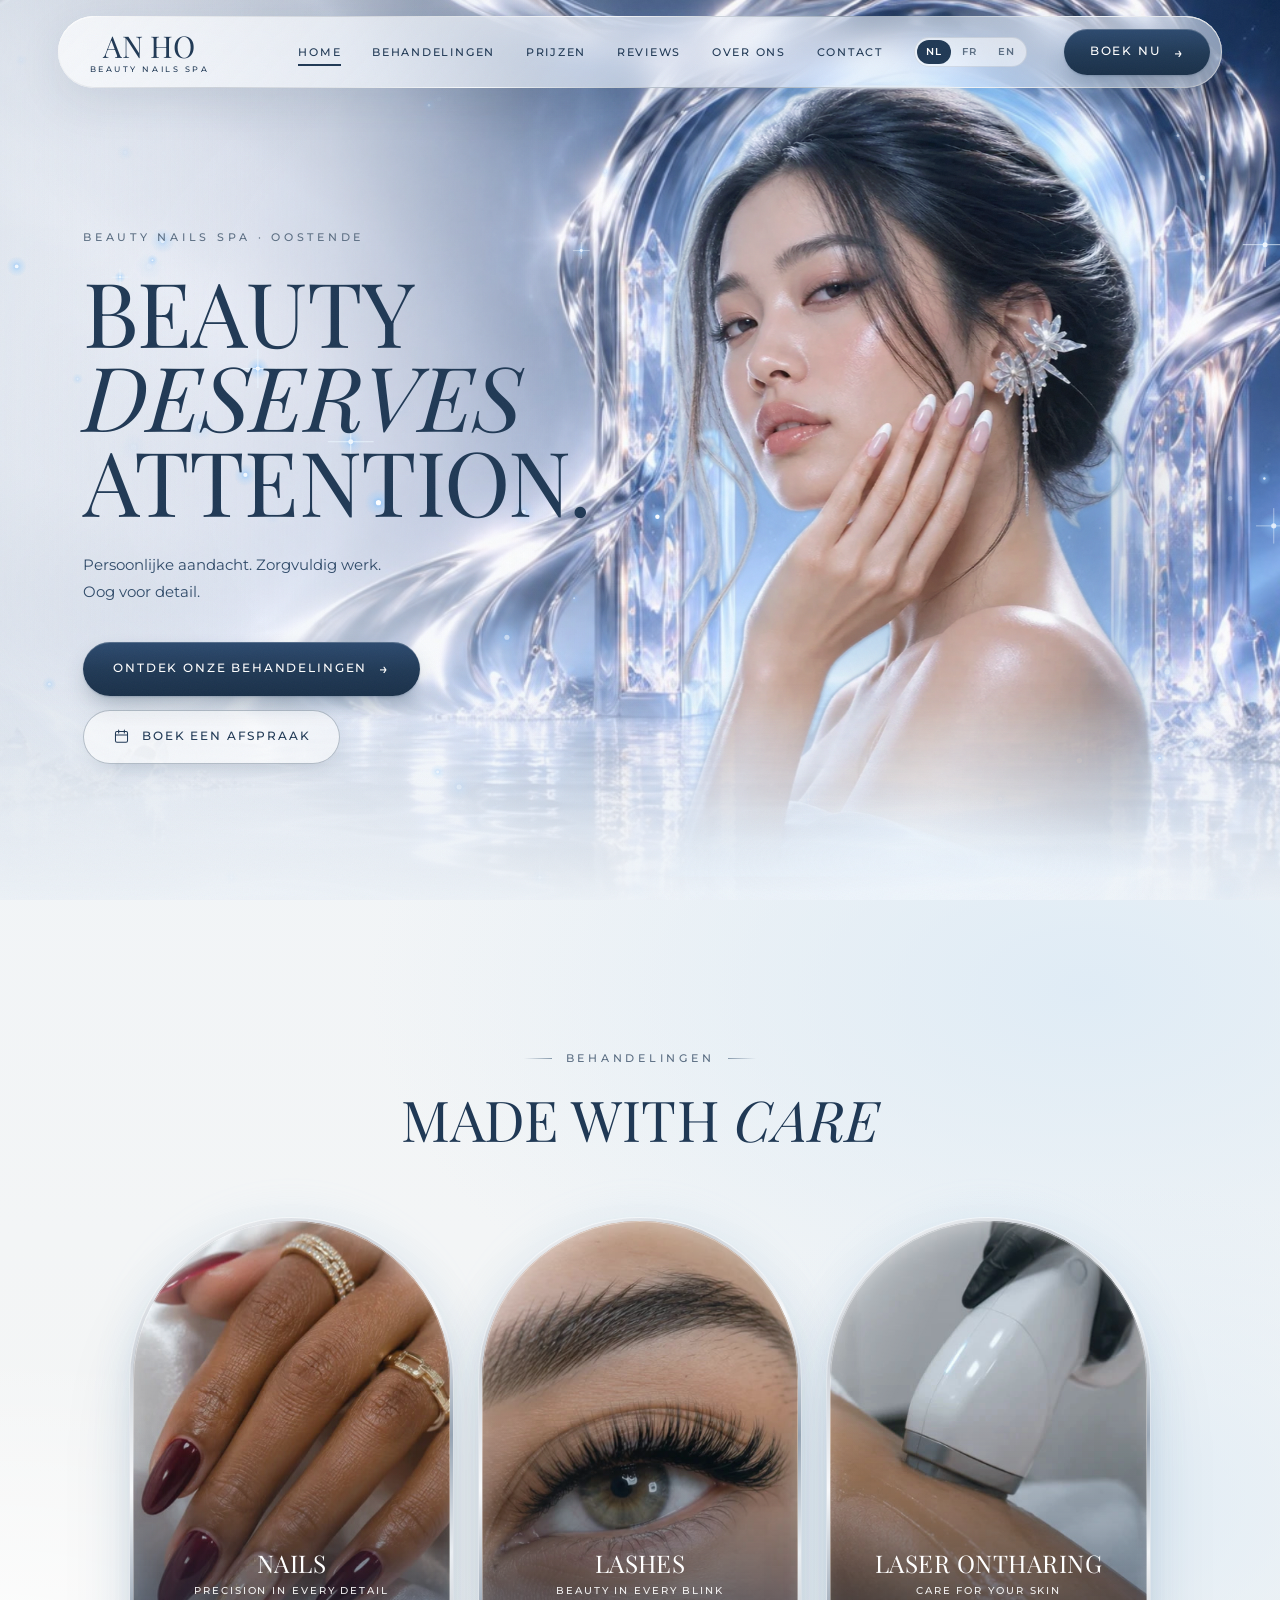
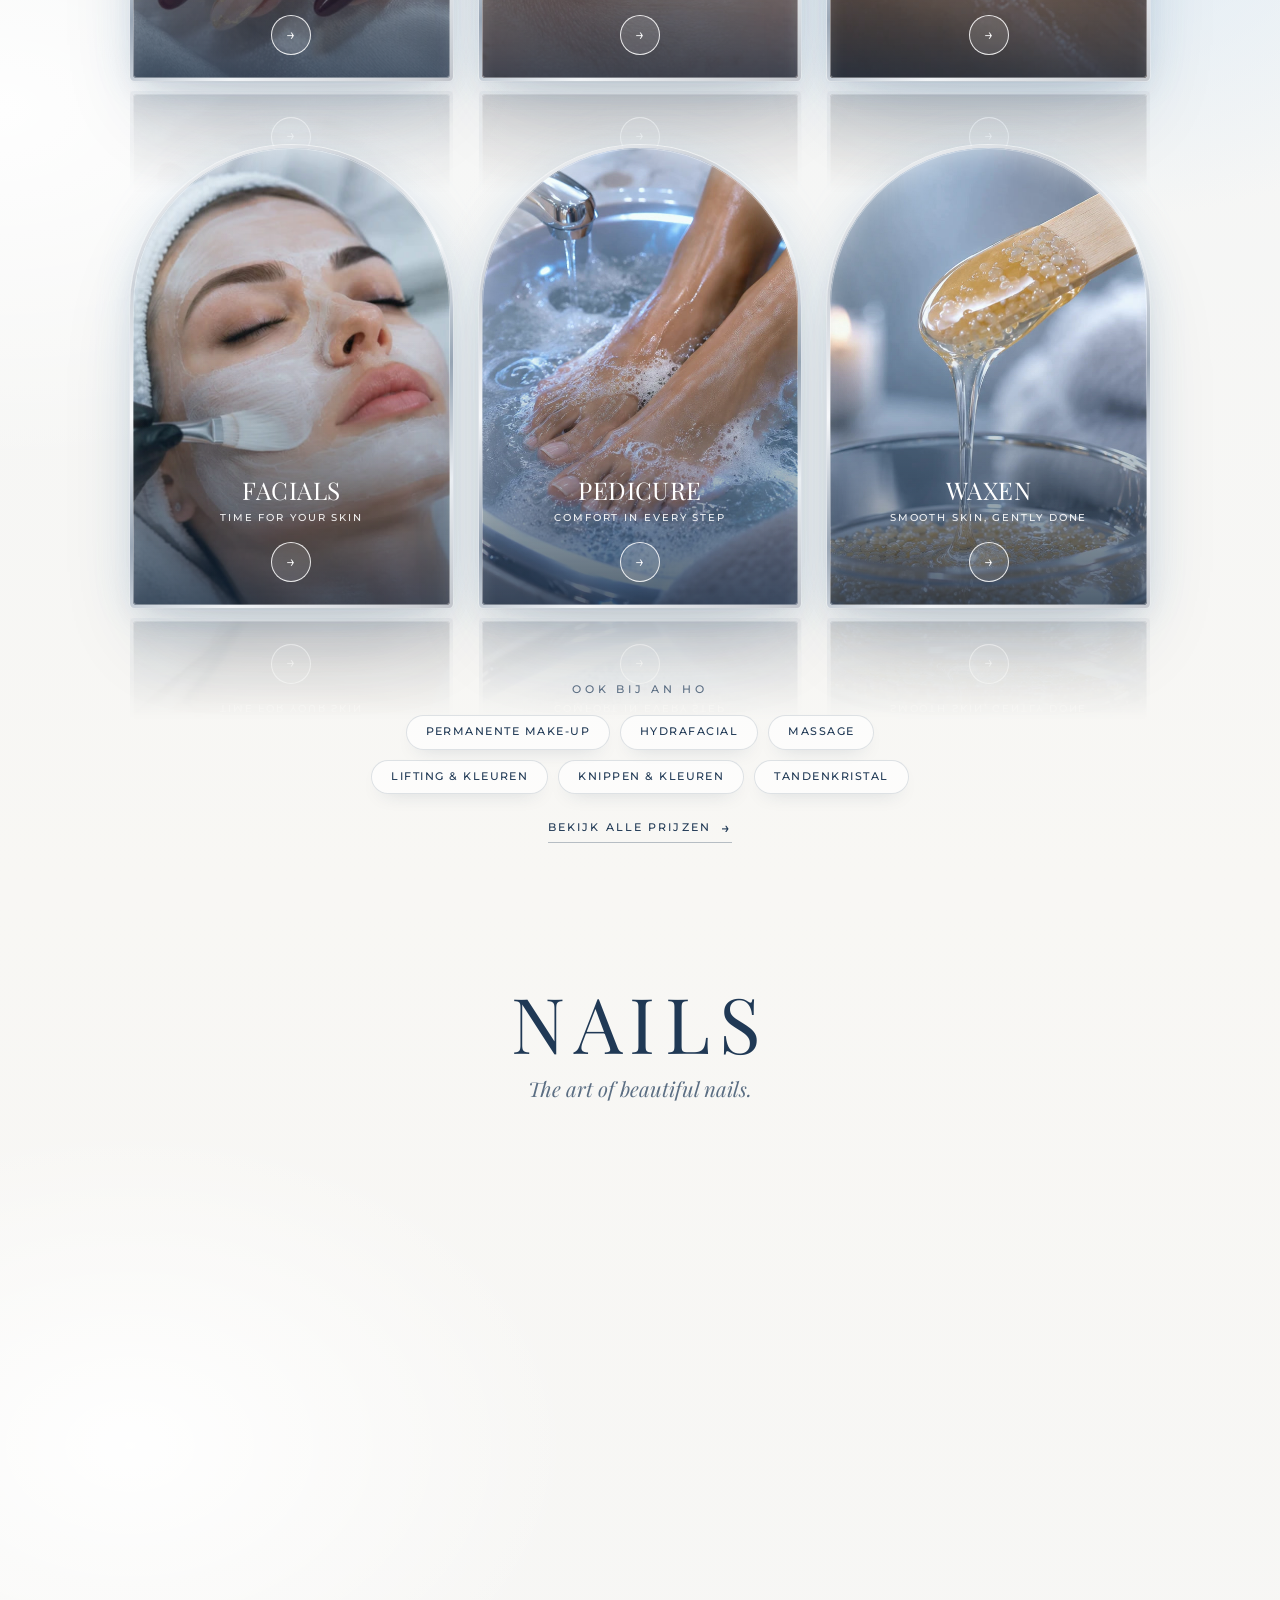
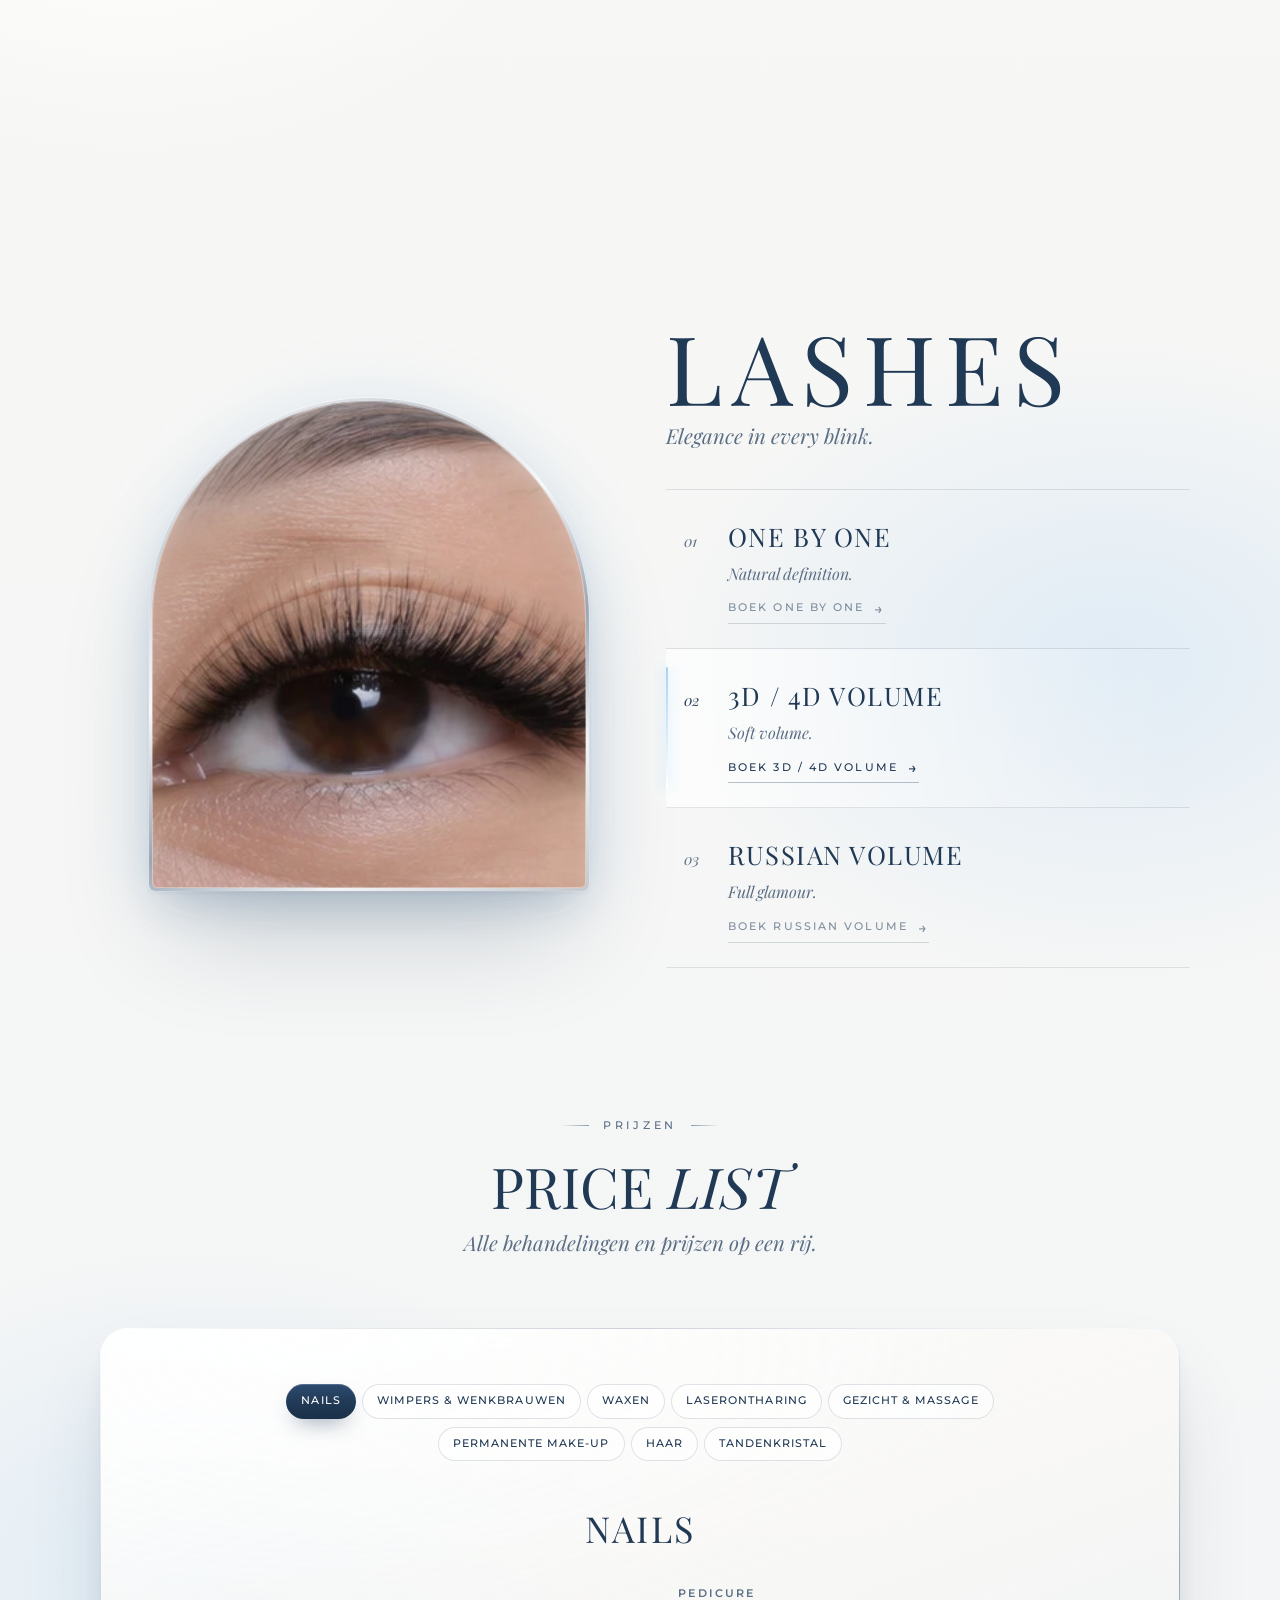
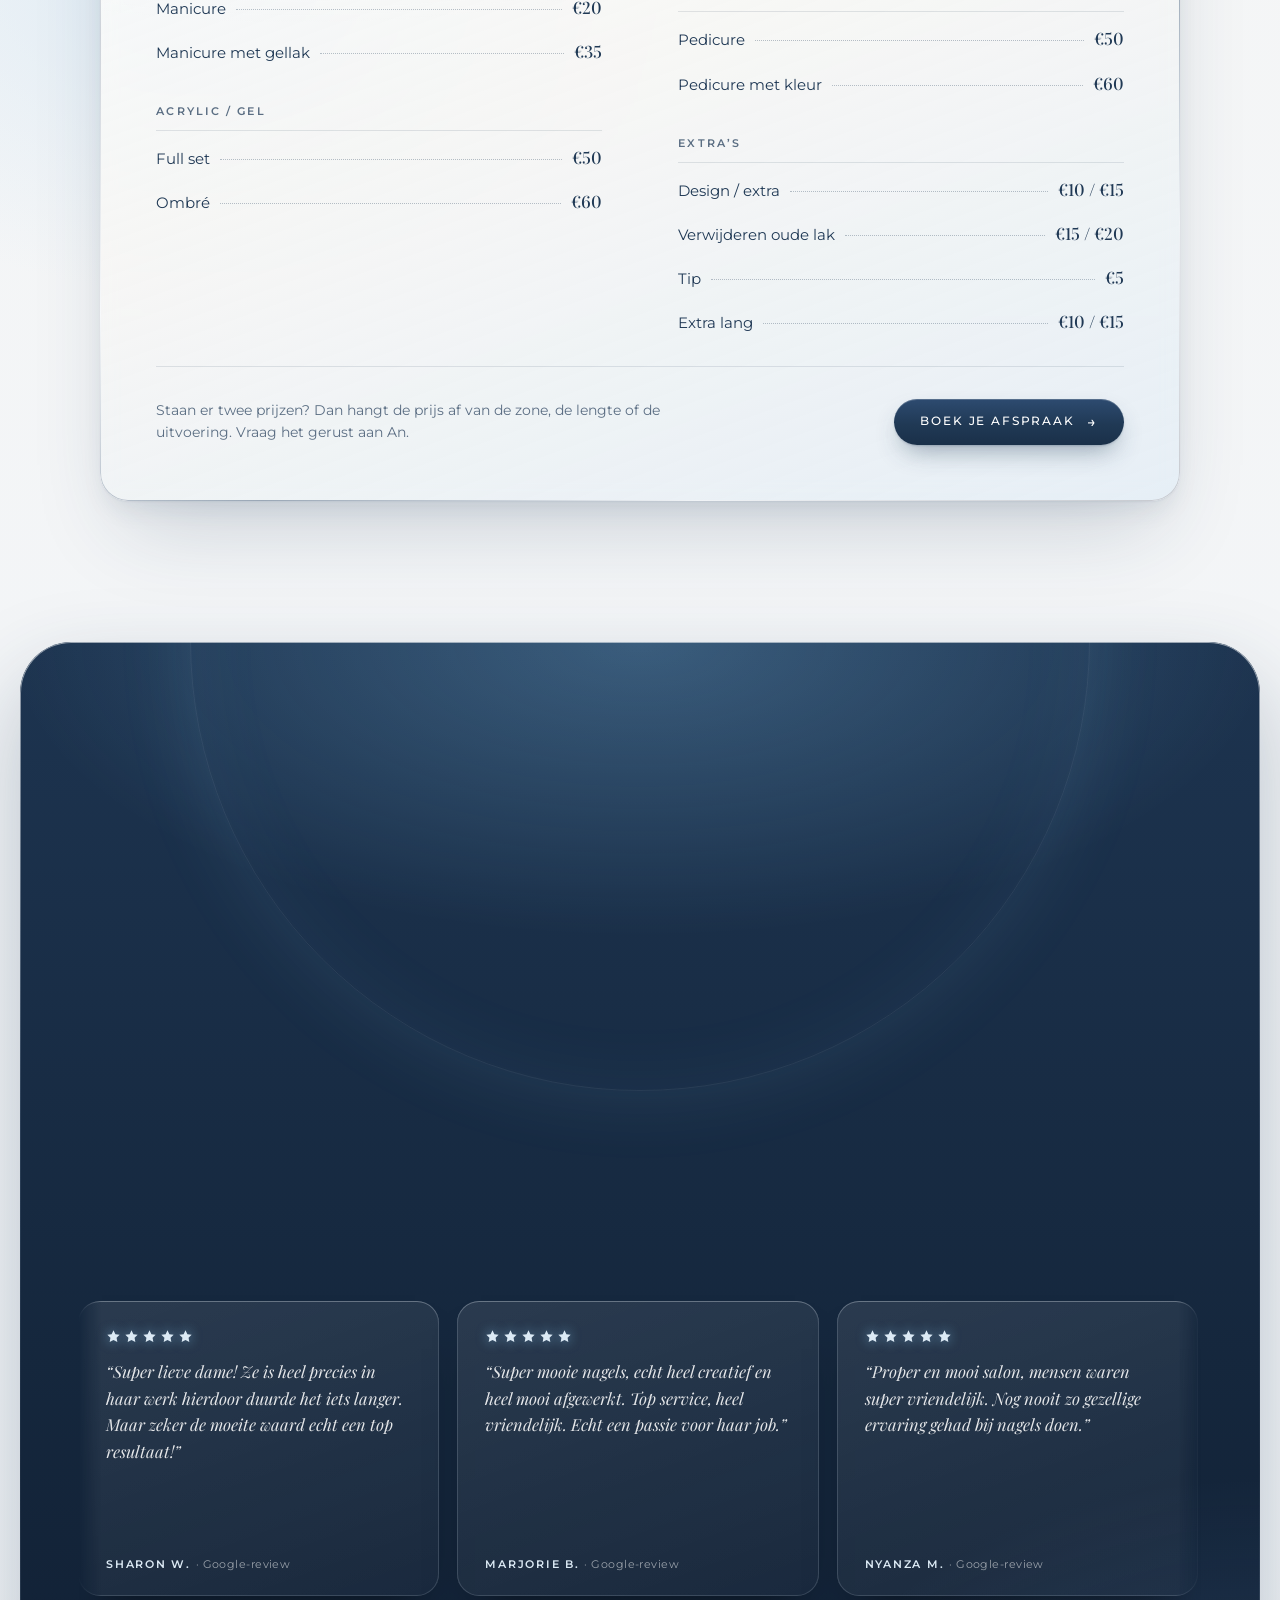
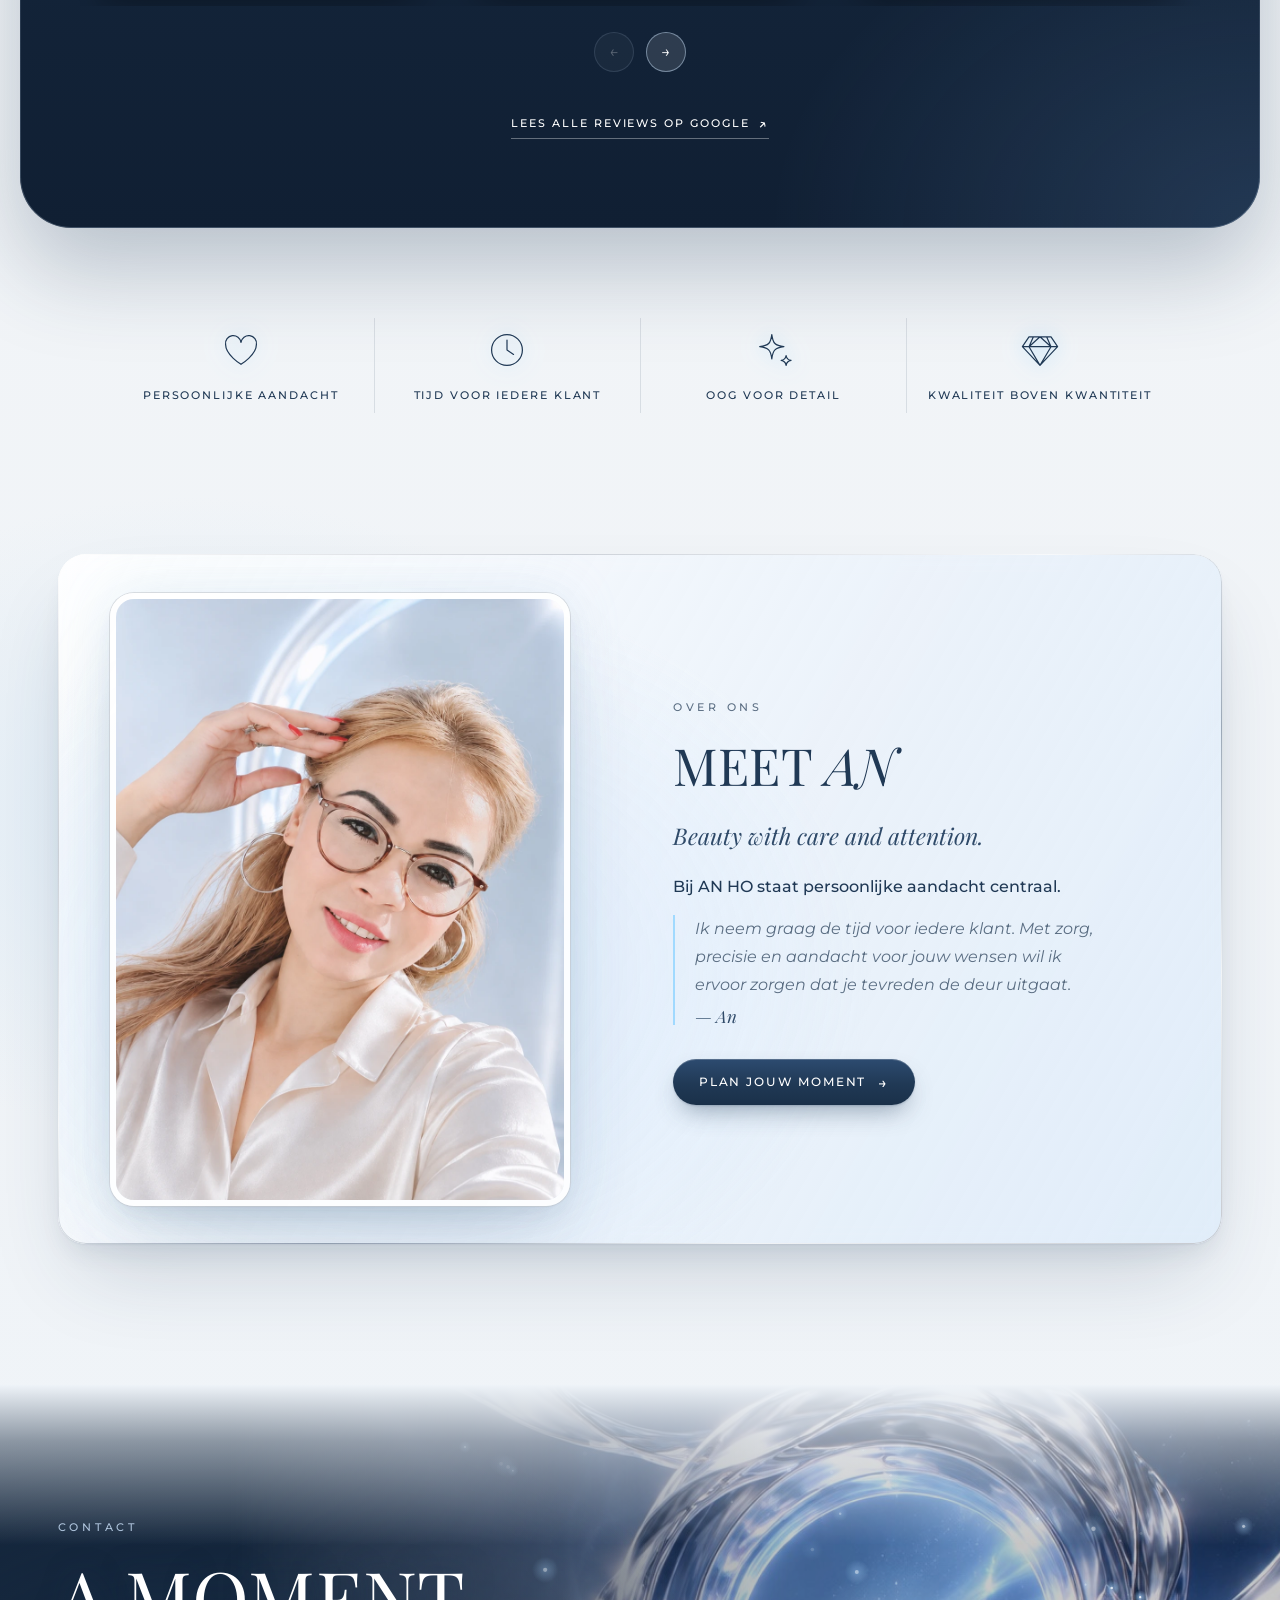
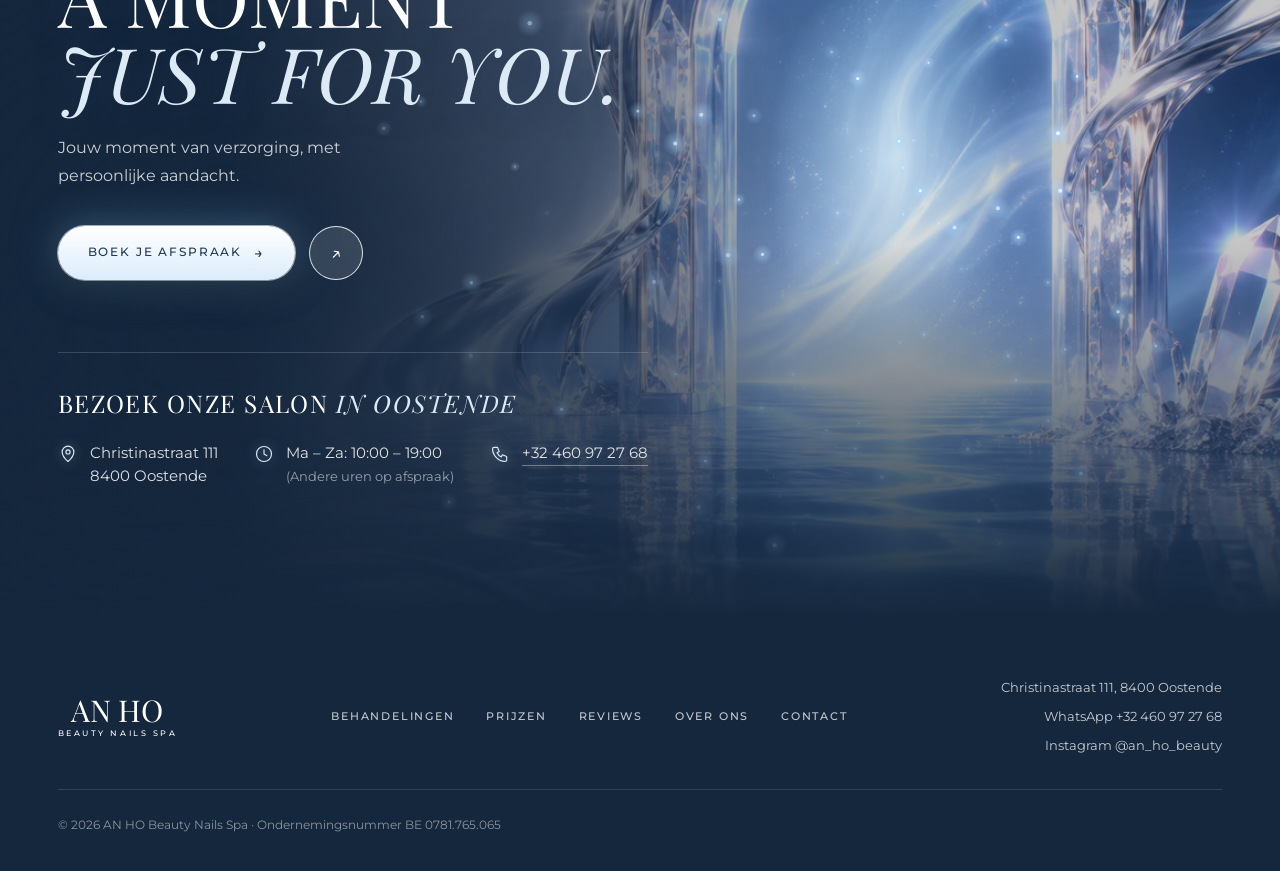
<file: index.html>
<!doctype html>
<html lang="nl">
<head>
  <meta charset="utf-8" />
  <meta name="viewport" content="width=device-width, initial-scale=1" />
  <meta name="theme-color" content="#EEF3F8" />
  <meta name="description" content="AN HO Beauty Nails Spa in Oostende: nails, lashes, laser ontharing en facials met persoonlijke aandacht, zorgvuldig werk en oog voor detail. Boek je afspraak via WhatsApp." />
  <title>AN HO Beauty Nails Spa · Oostende</title>
  <link rel="alternate" hreflang="nl" href="https://anhobeauty.com/" />
  <link rel="alternate" hreflang="fr" href="https://anhobeauty.com/fr/" />
  <link rel="alternate" hreflang="en" href="https://anhobeauty.com/en/" />
  <link rel="alternate" hreflang="x-default" href="https://anhobeauty.com/" />
  <link rel="preconnect" href="https://fonts.googleapis.com" />
  <link rel="preconnect" href="https://fonts.gstatic.com" crossorigin />
  <link href="https://fonts.googleapis.com/css2?family=Montserrat:wght@300;400;500;600&family=Playfair+Display:ital,wght@0,400;0,500;1,400;1,500&display=swap" rel="stylesheet" />
  <link rel="preload" href="media/portal.jpg" as="image" />
  <link rel="preload" href="media/hero-model.webp" as="image" />
  <link rel="stylesheet" href="styles.css?v=20261126c" />
</head>
<body>
  <a class="skip" href="#main">Ga naar de inhoud</a>

  <!-- ================= HEADER ================= -->
  <header class="header" id="header">
    <a class="logo" href="#home" aria-label="AN HO Beauty Nails Spa, naar boven">
      <span class="logo-main">AN HO</span>
      <span class="logo-sub">Beauty Nails Spa</span>
    </a>
    <nav class="nav" id="nav" aria-label="Hoofdmenu">
      <a href="#home" class="is-current">Home</a>
      <a href="#behandelingen">Behandelingen</a>
      <a href="#prijzen">Prijzen</a>
      <a href="#reviews">Reviews</a>
      <a href="#over-ons">Over ons</a>
      <a href="#contact">Contact</a>
      <span class="lang-switch" role="group" aria-label="Taal"><a href="/" lang="nl" hreflang="nl" aria-current="page">NL</a><a href="/fr/" lang="fr" hreflang="fr">FR</a><a href="/en/" lang="en" hreflang="en">EN</a></span>
      <a class="btn btn-primary nav-cta" href="https://wa.me/32460972768?text=Hallo%20AN%20HO%2C%20ik%20wil%20graag%20een%20afspraak%20boeken." target="_blank" rel="noreferrer">Boek nu <span class="arrow" aria-hidden="true">→</span></a>
    </nav>
    <span class="lang-switch lang-mobile" role="group" aria-label="Taal"><a href="/" lang="nl" hreflang="nl" aria-current="page">NL</a><a href="/fr/" lang="fr" hreflang="fr">FR</a><a href="/en/" lang="en" hreflang="en">EN</a></span>
    <button class="menu-btn" id="menu-btn" type="button" aria-expanded="false" aria-controls="nav" aria-label="Menu openen">
      <span></span><span></span><span></span>
    </button>
  </header>

  <main id="main">

    <!-- ================= HERO — portaal + gefotografeerde hand ================= -->
    <section class="hero" id="home" aria-labelledby="hero-title">
      <div class="hero-stage">
        <div class="hero-bg" aria-hidden="true">
          <video class="hero-bg-video" src="media/portal-loop.mp4" poster="media/portal.jpg" muted loop playsinline preload="auto" disablepictureinpicture></video>
          <span class="hero-arch-glow"></span>
          <span class="hero-arch-glint"></span>
        </div>
        <div class="hero-veil" aria-hidden="true"></div>
        <canvas class="hero-particles hero-particles-back" aria-hidden="true"></canvas>
        <div class="hero-model" aria-hidden="true">
          <div class="hero-model-float">
            <img src="media/hero-model.webp" alt="" width="740" height="1199" fetchpriority="high" />
            <span class="hero-model-tint"></span>
            <span class="hero-model-rim rim-left"></span>
            <span class="hero-model-rim rim-right"></span>
          </div>
        </div>
        <div class="hero-haze" aria-hidden="true"></div>
        <canvas class="hero-particles hero-particles-front" aria-hidden="true"></canvas>

        <div class="hero-content">
          <p class="eyebrow">Beauty Nails Spa · Oostende</p>
          <h1 id="hero-title">Beauty<br /><em>deserves</em><br />attention.</h1>
          <p class="hero-intro"><span>Persoonlijke aandacht.</span> <span>Zorgvuldig werk.</span> <span>Oog voor detail.</span></p>
          <div class="hero-actions">
            <a class="btn btn-primary btn-lg" href="#behandelingen">Ontdek onze behandelingen <span class="arrow" aria-hidden="true">→</span></a>
            <a class="btn btn-glass btn-lg" href="https://wa.me/32460972768?text=Hallo%20AN%20HO%2C%20ik%20wil%20graag%20een%20afspraak%20boeken." target="_blank" rel="noreferrer">
              <svg viewBox="0 0 24 24" aria-hidden="true"><rect x="3.5" y="5" width="17" height="15" rx="2"/><path d="M3.5 10h17M8 3v4M16 3v4"/></svg>
              Boek een afspraak
            </a>
          </div>
        </div>
      </div>
    </section>

    <!-- ================= BEHANDELINGEN — glazen portalen ================= -->
    <section class="treatments" id="behandelingen" aria-labelledby="treat-title">
      <div class="section-head reveal">
        <p class="eyebrow">Behandelingen</p>
        <h2 id="treat-title">Made with <em>care</em></h2>
      </div>
      <div class="arch-grid">
        <a class="arch reveal" href="#nails">
          <span class="arch-frame" data-parallax><span class="arch-clip"><img class="arch-photo arch-nails" src="media/treat-nails.jpg?v=2" alt="Hand met bordeauxrode nagels en gouden ringen op parelwit satijn" loading="lazy" width="488" height="667" /></span></span>
          <span class="arch-info">
            <span class="arch-title">Nails</span>
            <span class="arch-sub">Precision in every detail</span>
            <span class="circle" aria-hidden="true">→</span>
          </span>
        </a>
        <a class="arch reveal" href="#lashes">
          <span class="arch-frame" data-parallax><span class="arch-clip"><img class="arch-photo arch-lashes" src="media/treat-lashes.jpg?v=2" alt="Close-up van een oog met professioneel gezette wimperextensions" loading="lazy" width="488" height="667" /></span></span>
          <span class="arch-info">
            <span class="arch-title">Lashes</span>
            <span class="arch-sub">Beauty in every blink</span>
            <span class="circle" aria-hidden="true">→</span>
          </span>
        </a>
        <a class="arch reveal" href="https://wa.me/32460972768?text=Hallo%20AN%20HO%2C%20ik%20wil%20graag%20een%20afspraak%20voor%20laser%20ontharing." target="_blank" rel="noreferrer">
          <span class="arch-frame" data-parallax><span class="arch-clip"><img class="arch-photo arch-laser" src="media/treat-laser.jpg?v=2" alt="Laserontharing: een behandelaar houdt het toestel op de huid" loading="lazy" width="488" height="667" /></span></span>
          <span class="arch-info">
            <span class="arch-title">Laser ontharing</span>
            <span class="arch-sub">Care for your skin</span>
            <span class="circle" aria-hidden="true">→</span>
          </span>
        </a>
        <a class="arch reveal" href="https://wa.me/32460972768?text=Hallo%20AN%20HO%2C%20ik%20wil%20graag%20een%20afspraak%20voor%20een%20facial." target="_blank" rel="noreferrer">
          <span class="arch-frame" data-parallax><span class="arch-clip"><img class="arch-photo arch-facials" src="media/treat-facials.jpg?v=2" alt="Vrouw met gesloten ogen krijgt een gezichtsmasker aangebracht met een kwastje" loading="lazy" width="488" height="667" /></span></span>
          <span class="arch-info">
            <span class="arch-title">Facials</span>
            <span class="arch-sub">Time for your skin</span>
            <span class="circle" aria-hidden="true">→</span>
          </span>
        </a>
        <a class="arch reveal" href="https://wa.me/32460972768?text=Hallo%20AN%20HO%2C%20ik%20wil%20graag%20een%20afspraak%20voor%20een%20pedicure." target="_blank" rel="noreferrer">
          <span class="arch-frame" data-parallax><span class="arch-clip"><img class="arch-photo arch-pedicure" src="media/treat-pedicure.jpg" alt="Voeten in een voetbad met schuimend water tijdens een pedicure" loading="lazy" width="683" height="1053" /></span></span>
          <span class="arch-info">
            <span class="arch-title">Pedicure</span>
            <span class="arch-sub">Comfort in every step</span>
            <span class="circle" aria-hidden="true">→</span>
          </span>
        </a>
        <a class="arch reveal" href="https://wa.me/32460972768?text=Hallo%20AN%20HO%2C%20ik%20wil%20graag%20een%20afspraak%20om%20te%20waxen." target="_blank" rel="noreferrer">
          <span class="arch-frame" data-parallax><span class="arch-clip"><img class="arch-photo arch-waxen" src="media/treat-waxen.jpg" alt="Warme wax die van een houten spatel in een glazen schaal loopt" loading="lazy" width="683" height="1053" /></span></span>
          <span class="arch-info">
            <span class="arch-title">Waxen</span>
            <span class="arch-sub">Smooth skin, gently done</span>
            <span class="circle" aria-hidden="true">→</span>
          </span>
        </a>
      </div>
      <div class="also reveal">
        <p class="also-label">Ook bij AN HO</p>
        <ul class="also-list">
          <li><a href="#prijzen" data-tab="pmu">Permanente make-up</a></li>
          <li><a href="#prijzen" data-tab="gezicht">Hydrafacial</a></li>
          <li><a href="#prijzen" data-tab="gezicht">Massage</a></li>
          <li><a href="#prijzen" data-tab="wimpers">Lifting &amp; kleuren</a></li>
          <li><a href="#prijzen" data-tab="haar">Knippen &amp; kleuren</a></li>
          <li><a href="#prijzen" data-tab="tanden">Tandenkristal</a></li>
        </ul>
        <a class="nail-link also-all" href="#prijzen">Bekijk alle prijzen <span class="arrow" aria-hidden="true">→</span></a>
      </div>
    </section>

    <!-- ================= NAILS — drie diensten ================= -->
    <section class="nails" id="nails" aria-labelledby="nails-title">
      <div class="section-head reveal">
        <h2 id="nails-title">Nails</h2>
        <p class="section-sub">The art of beautiful nails.</p>
      </div>
      <div class="nail-grid">
        <article class="nail-card reveal">
          <div class="nail-img" data-parallax><img src="media/nails-manicure.jpg?v=2" alt="Close-up van verzorgde nagels met glanzende nude lak" loading="lazy" width="548" height="941" /></div>
          <div class="nail-body">
            <h3>Manicure</h3>
            <p class="nail-tag">Clean &amp; refined.</p>
            <a class="nail-link" href="https://wa.me/32460972768?text=Hallo%20AN%20HO%2C%20ik%20wil%20graag%20een%20afspraak%20voor%20een%20manicure." target="_blank" rel="noreferrer">Boek manicure <span class="arrow" aria-hidden="true">→</span></a>
          </div>
        </article>
        <article class="nail-card reveal">
          <div class="nail-img" data-parallax><img src="media/nails-gel.jpg?v=2" alt="Close-up van glanzende bordeauxrode gelnagels" loading="lazy" width="548" height="941" /></div>
          <div class="nail-body">
            <h3>Gel nails</h3>
            <p class="nail-tag">Glossy perfection.</p>
            <a class="nail-link" href="https://wa.me/32460972768?text=Hallo%20AN%20HO%2C%20ik%20wil%20graag%20een%20afspraak%20voor%20gel%20nails." target="_blank" rel="noreferrer">Boek gel nails <span class="arrow" aria-hidden="true">→</span></a>
          </div>
        </article>
        <article class="nail-card reveal">
          <div class="nail-img" data-parallax><img src="media/nails-acrylic.jpg?v=2" alt="Close-up van lange gebeeldhouwde acrylnagels met zilveren chroomdetails" loading="lazy" width="548" height="941" /></div>
          <div class="nail-body">
            <h3>Acrylic nails</h3>
            <p class="nail-tag">Beauty in every detail.</p>
            <a class="nail-link" href="https://wa.me/32460972768?text=Hallo%20AN%20HO%2C%20ik%20wil%20graag%20een%20afspraak%20voor%20acrylic%20nails." target="_blank" rel="noreferrer">Boek acrylic nails <span class="arrow" aria-hidden="true">→</span></a>
          </div>
        </article>
      </div>
    </section>

    <!-- ================= LASHES — één groot beeld, drie technieken als rustige lijst ================= -->
    <section class="lashes" id="lashes" aria-labelledby="lashes-title">
      <div class="lash-layout">
        <div class="lash-stage reveal">
          <div class="lash-frame" data-parallax>
          <div class="lash-clip">
          <img class="lash-photo" src="media/lashes-onebyone.jpg" alt="Close-up van natuurlijke one-by-one wimperextensions" loading="lazy" width="424" height="378" />
          <img class="lash-photo is-active" src="media/lashes-volume.jpg" alt="Close-up van zachte 3D/4D volume wimpers" loading="lazy" width="424" height="378" />
          <img class="lash-photo" src="media/lashes-russian.jpg" alt="Close-up van volle Russian volume wimpers" loading="lazy" width="424" height="378" />
            </div>
          </div>
        </div>
        <div class="lash-side">
          <div class="lash-head reveal">
            <h2 id="lashes-title">Lashes</h2>
            <p class="section-sub">Elegance in every blink.</p>
          </div>
          <ol class="lash-list reveal">
          <li class="lash-item" data-lash="0">
            <span class="lash-num" aria-hidden="true">01</span>
            <div class="lash-text">
              <h3>One by one</h3>
              <p class="nail-tag">Natural definition.</p>
            </div>
            <a class="nail-link" href="https://wa.me/32460972768?text=Hallo%20AN%20HO%2C%20ik%20wil%20graag%20een%20afspraak%20voor%20one%20by%20one%20lashes." target="_blank" rel="noreferrer">Boek one by one <span class="arrow" aria-hidden="true">→</span></a>
          </li>
          <li class="lash-item is-active" data-lash="1">
            <span class="lash-num" aria-hidden="true">02</span>
            <div class="lash-text">
              <h3>3D / 4D volume</h3>
              <p class="nail-tag">Soft volume.</p>
            </div>
            <a class="nail-link" href="https://wa.me/32460972768?text=Hallo%20AN%20HO%2C%20ik%20wil%20graag%20een%20afspraak%20voor%203D%2F4D%20volume%20lashes." target="_blank" rel="noreferrer">Boek 3D / 4D volume <span class="arrow" aria-hidden="true">→</span></a>
          </li>
          <li class="lash-item" data-lash="2">
            <span class="lash-num" aria-hidden="true">03</span>
            <div class="lash-text">
              <h3>Russian volume</h3>
              <p class="nail-tag">Full glamour.</p>
            </div>
            <a class="nail-link" href="https://wa.me/32460972768?text=Hallo%20AN%20HO%2C%20ik%20wil%20graag%20een%20afspraak%20voor%20Russian%20volume%20lashes." target="_blank" rel="noreferrer">Boek Russian volume <span class="arrow" aria-hidden="true">→</span></a>
          </li>
          </ol>
        </div>
      </div>
    </section>

    <!-- ================= PRIJZEN — volledige prijslijst (inhoud komt uit tools/prijzen.js) ================= -->
    <section class="prices" id="prijzen" aria-labelledby="prices-title">
      <div class="section-head reveal">
        <p class="eyebrow">Prijzen</p>
        <h2 id="prices-title">Price <em>list</em></h2>
        <p class="section-sub">Alle behandelingen en prijzen op een rij.</p>
      </div>
      <div class="glass prices-panel reveal">
        <!-- PRIJZEN:START — gegenereerd uit tools/prijzen.js, niet met de hand aanpassen -->
        <div class="pl-tabs" role="tablist" aria-label="Categorieën">
          <button class="pl-tab" type="button" role="tab" id="pl-tab-nails" aria-controls="pl-nails" aria-selected="true">Nails</button>
          <button class="pl-tab" type="button" role="tab" id="pl-tab-wimpers" aria-controls="pl-wimpers" aria-selected="false" tabindex="-1">Wimpers &amp; wenkbrauwen</button>
          <button class="pl-tab" type="button" role="tab" id="pl-tab-waxen" aria-controls="pl-waxen" aria-selected="false" tabindex="-1">Waxen</button>
          <button class="pl-tab" type="button" role="tab" id="pl-tab-laser" aria-controls="pl-laser" aria-selected="false" tabindex="-1">Laserontharing</button>
          <button class="pl-tab" type="button" role="tab" id="pl-tab-gezicht" aria-controls="pl-gezicht" aria-selected="false" tabindex="-1">Gezicht &amp; massage</button>
          <button class="pl-tab" type="button" role="tab" id="pl-tab-pmu" aria-controls="pl-pmu" aria-selected="false" tabindex="-1">Permanente make-up</button>
          <button class="pl-tab" type="button" role="tab" id="pl-tab-haar" aria-controls="pl-haar" aria-selected="false" tabindex="-1">Haar</button>
          <button class="pl-tab" type="button" role="tab" id="pl-tab-tanden" aria-controls="pl-tanden" aria-selected="false" tabindex="-1">Tandenkristal</button>
        </div>
        <div class="pl-panel" id="pl-nails" role="tabpanel" aria-labelledby="pl-tab-nails" tabindex="0">
          <h3 class="pl-title">Nails</h3>
          <div class="pl-groups">
            <div class="pl-group">
              <ul class="pl-list">
                <li class="pl-row"><span class="pl-n">Manicure</span><span class="pl-dots" aria-hidden="true"></span><span class="pl-p">€20</span></li>
                <li class="pl-row"><span class="pl-n">Manicure met gellak</span><span class="pl-dots" aria-hidden="true"></span><span class="pl-p">€35</span></li>
              </ul>
            </div>
            <div class="pl-group">
              <h4 class="pl-group-title">Acrylic / gel</h4>
              <ul class="pl-list">
                <li class="pl-row"><span class="pl-n">Full set</span><span class="pl-dots" aria-hidden="true"></span><span class="pl-p">€50</span></li>
                <li class="pl-row"><span class="pl-n">Ombré</span><span class="pl-dots" aria-hidden="true"></span><span class="pl-p">€60</span></li>
              </ul>
            </div>
            <div class="pl-group">
              <h4 class="pl-group-title">Pedicure</h4>
              <ul class="pl-list">
                <li class="pl-row"><span class="pl-n">Pedicure</span><span class="pl-dots" aria-hidden="true"></span><span class="pl-p">€50</span></li>
                <li class="pl-row"><span class="pl-n">Pedicure met kleur</span><span class="pl-dots" aria-hidden="true"></span><span class="pl-p">€60</span></li>
              </ul>
            </div>
            <div class="pl-group">
              <h4 class="pl-group-title">Extra’s</h4>
              <ul class="pl-list">
                <li class="pl-row"><span class="pl-n">Design / extra</span><span class="pl-dots" aria-hidden="true"></span><span class="pl-p">€10 / €15</span></li>
                <li class="pl-row"><span class="pl-n">Verwijderen oude lak</span><span class="pl-dots" aria-hidden="true"></span><span class="pl-p">€15 / €20</span></li>
                <li class="pl-row"><span class="pl-n">Tip</span><span class="pl-dots" aria-hidden="true"></span><span class="pl-p">€5</span></li>
                <li class="pl-row"><span class="pl-n">Extra lang</span><span class="pl-dots" aria-hidden="true"></span><span class="pl-p">€10 / €15</span></li>
              </ul>
            </div>
          </div>
        </div>
        <div class="pl-panel" id="pl-wimpers" role="tabpanel" aria-labelledby="pl-tab-wimpers" tabindex="0">
          <h3 class="pl-title">Wimpers &amp; wenkbrauwen</h3>
          <div class="pl-groups">
            <div class="pl-group">
              <h4 class="pl-group-title">Wimperextensions · classic</h4>
              <ul class="pl-list">
                <li class="pl-row"><span class="pl-n">1/1</span><span class="pl-dots" aria-hidden="true"></span><span class="pl-p">€90</span></li>
                <li class="pl-row"><span class="pl-n">2D / 3D</span><span class="pl-dots" aria-hidden="true"></span><span class="pl-p">€100</span></li>
              </ul>
            </div>
            <div class="pl-group">
              <h4 class="pl-group-title">Wimperextensions · volume</h4>
              <ul class="pl-list">
                <li class="pl-row"><span class="pl-n">4D / 5D</span><span class="pl-dots" aria-hidden="true"></span><span class="pl-p">€110</span></li>
                <li class="pl-row"><span class="pl-n">6D / 7D</span><span class="pl-dots" aria-hidden="true"></span><span class="pl-p">€130</span></li>
                <li class="pl-row"><span class="pl-n">Extra kleur / verwijderen</span><span class="pl-dots" aria-hidden="true"></span><span class="pl-p">€30</span></li>
              </ul>
            </div>
            <div class="pl-group">
              <h4 class="pl-group-title">Bijwerken</h4>
              <ul class="pl-list">
                <li class="pl-row"><span class="pl-n">60 minuten</span><span class="pl-dots" aria-hidden="true"></span><span class="pl-p">€50 / €60</span></li>
              </ul>
            </div>
            <div class="pl-group">
              <h4 class="pl-group-title">Kleuren</h4>
              <ul class="pl-list">
                <li class="pl-row"><span class="pl-n">Wimpers of wenkbrauwen</span><span class="pl-dots" aria-hidden="true"></span><span class="pl-p">€30</span></li>
                <li class="pl-row"><span class="pl-n">Wimpers en wenkbrauwen</span><span class="pl-dots" aria-hidden="true"></span><span class="pl-p">€55</span></li>
              </ul>
            </div>
            <div class="pl-group">
              <h4 class="pl-group-title">Lifting</h4>
              <ul class="pl-list">
                <li class="pl-row"><span class="pl-n">Wimpers of wenkbrauwen</span><span class="pl-dots" aria-hidden="true"></span><span class="pl-p">€50 / €55</span></li>
                <li class="pl-row"><span class="pl-n">Wimpers en wenkbrauwen</span><span class="pl-dots" aria-hidden="true"></span><span class="pl-p">€100</span></li>
              </ul>
            </div>
          </div>
        </div>
        <div class="pl-panel" id="pl-waxen" role="tabpanel" aria-labelledby="pl-tab-waxen" tabindex="0">
          <h3 class="pl-title">Waxen</h3>
          <div class="pl-groups">
            <div class="pl-group">
              <ul class="pl-list">
                <li class="pl-row"><span class="pl-n">Wenkbrauwen vorm maken</span><span class="pl-dots" aria-hidden="true"></span><span class="pl-p">€15 / €20</span></li>
                <li class="pl-row"><span class="pl-n">Boven- of onderlip / kin</span><span class="pl-dots" aria-hidden="true"></span><span class="pl-p">€15</span></li>
                <li class="pl-row"><span class="pl-n">Wenkbrauwen + bovenlip</span><span class="pl-dots" aria-hidden="true"></span><span class="pl-p">€25</span></li>
                <li class="pl-row"><span class="pl-n">Wangen</span><span class="pl-dots" aria-hidden="true"></span><span class="pl-p">€15</span></li>
                <li class="pl-row"><span class="pl-n">Volledig gelaat</span><span class="pl-dots" aria-hidden="true"></span><span class="pl-p">€50</span></li>
                <li class="pl-row"><span class="pl-n">Half / volledige armen</span><span class="pl-dots" aria-hidden="true"></span><span class="pl-p">€30 / €40</span></li>
                <li class="pl-row"><span class="pl-n">Half / volledige benen</span><span class="pl-dots" aria-hidden="true"></span><span class="pl-p">€40 / €50</span></li>
                <li class="pl-row"><span class="pl-n">Oksels</span><span class="pl-dots" aria-hidden="true"></span><span class="pl-p">€20</span></li>
                <li class="pl-row"><span class="pl-n">Rug / borst</span><span class="pl-dots" aria-hidden="true"></span><span class="pl-p">€50</span></li>
              </ul>
            </div>
          </div>
        </div>
        <div class="pl-panel" id="pl-laser" role="tabpanel" aria-labelledby="pl-tab-laser" tabindex="0">
          <h3 class="pl-title">Laserontharing</h3>
          <p class="pl-note">Ice Diode-laser · prijs voor vrouw / man</p>
          <div class="pl-groups">
            <div class="pl-group">
              <ul class="pl-list">
                <li class="pl-row"><span class="pl-n">Bovenlip</span><span class="pl-dots" aria-hidden="true"></span><span class="pl-p">€45 / €60</span></li>
                <li class="pl-row"><span class="pl-n">Kin</span><span class="pl-dots" aria-hidden="true"></span><span class="pl-p">€50 / €60</span></li>
                <li class="pl-row"><span class="pl-n">Neus</span><span class="pl-dots" aria-hidden="true"></span><span class="pl-p">€40 / €45</span></li>
                <li class="pl-row"><span class="pl-n">Hals of nek</span><span class="pl-dots" aria-hidden="true"></span><span class="pl-p">€70 / €120</span></li>
                <li class="pl-row"><span class="pl-n">Wangen</span><span class="pl-dots" aria-hidden="true"></span><span class="pl-p">€70 / €120</span></li>
                <li class="pl-row"><span class="pl-n">Tussen de wenkbrauwen</span><span class="pl-dots" aria-hidden="true"></span><span class="pl-p">€35 / €45</span></li>
                <li class="pl-row"><span class="pl-n">Wenkbrauwen</span><span class="pl-dots" aria-hidden="true"></span><span class="pl-p">€50 / €55</span></li>
                <li class="pl-row"><span class="pl-n">Totaal gezicht</span><span class="pl-dots" aria-hidden="true"></span><span class="pl-p">€195 / €250</span></li>
                <li class="pl-row"><span class="pl-n">Oksels</span><span class="pl-dots" aria-hidden="true"></span><span class="pl-p">€75 / €95</span></li>
                <li class="pl-row"><span class="pl-n">Onderarmen</span><span class="pl-dots" aria-hidden="true"></span><span class="pl-p">€95 / €135</span></li>
                <li class="pl-row"><span class="pl-n">Armen</span><span class="pl-dots" aria-hidden="true"></span><span class="pl-p">€140 / €180</span></li>
                <li class="pl-row"><span class="pl-n">Onderbenen met knie</span><span class="pl-dots" aria-hidden="true"></span><span class="pl-p">€160 / €190</span></li>
                <li class="pl-row"><span class="pl-n">Bovenbenen met knie</span><span class="pl-dots" aria-hidden="true"></span><span class="pl-p">€190 / €240</span></li>
                <li class="pl-row"><span class="pl-n">Benen compleet</span><span class="pl-dots" aria-hidden="true"></span><span class="pl-p">€250 / €295</span></li>
                <li class="pl-row"><span class="pl-n">Bikini</span><span class="pl-dots" aria-hidden="true"></span><span class="pl-p">€120 / €150</span></li>
                <li class="pl-row"><span class="pl-n">Borst of buik</span><span class="pl-dots" aria-hidden="true"></span><span class="pl-p">€150 / €180</span></li>
                <li class="pl-row"><span class="pl-n">Rug</span><span class="pl-dots" aria-hidden="true"></span><span class="pl-p">€175 / €195</span></li>
              </ul>
            </div>
            <div class="pl-group">
              <h4 class="pl-group-title">Haarvrij, 1 jaar</h4>
              <ul class="pl-list">
                <li class="pl-row"><span class="pl-n">Full body en gezicht</span><span class="pl-dots" aria-hidden="true"></span><span class="pl-p">€2450 / €2950</span></li>
                <li class="pl-row"><span class="pl-n">Gezicht</span><span class="pl-dots" aria-hidden="true"></span><span class="pl-p">€750 / €850</span></li>
              </ul>
            </div>
          </div>
        </div>
        <div class="pl-panel" id="pl-gezicht" role="tabpanel" aria-labelledby="pl-tab-gezicht" tabindex="0">
          <h3 class="pl-title">Gezicht &amp; massage</h3>
          <div class="pl-groups">
            <div class="pl-group">
              <h4 class="pl-group-title">Hydrafacial</h4>
              <ul class="pl-list">
                <li class="pl-row"><span class="pl-n">Bronze</span><span class="pl-dots" aria-hidden="true"></span><span class="pl-p">€125</span></li>
                <li class="pl-row"><span class="pl-n">Silver</span><span class="pl-dots" aria-hidden="true"></span><span class="pl-p">€150</span></li>
                <li class="pl-row"><span class="pl-n">Gold</span><span class="pl-dots" aria-hidden="true"></span><span class="pl-p">€175</span></li>
              </ul>
            </div>
            <div class="pl-group">
              <h4 class="pl-group-title">Massage</h4>
              <ul class="pl-list">
                <li class="pl-row"><span class="pl-n">Gezichtsmassage (30 min)</span><span class="pl-dots" aria-hidden="true"></span><span class="pl-p">€40</span></li>
                <li class="pl-row"><span class="pl-n">Gezichtsmassage + masker (45 min)</span><span class="pl-dots" aria-hidden="true"></span><span class="pl-p">€55</span></li>
                <li class="pl-row"><span class="pl-n">Rug, nek en schouders (60 min)</span><span class="pl-dots" aria-hidden="true"></span><span class="pl-p">€70</span></li>
                <li class="pl-row"><span class="pl-n">Lichaamsmassage voor vrouwen (90 min)</span><span class="pl-dots" aria-hidden="true"></span><span class="pl-p">€110</span></li>
              </ul>
            </div>
          </div>
        </div>
        <div class="pl-panel" id="pl-pmu" role="tabpanel" aria-labelledby="pl-tab-pmu" tabindex="0">
          <h3 class="pl-title">Permanente make-up</h3>
          <div class="pl-groups">
            <div class="pl-group">
              <h4 class="pl-group-title">Wenkbrauwen</h4>
              <ul class="pl-list">
                <li class="pl-row"><span class="pl-n">Microblading ombré shading</span><span class="pl-dots" aria-hidden="true"></span><span class="pl-p">€350</span></li>
                <li class="pl-row"><span class="pl-n">Microblading + shading</span><span class="pl-dots" aria-hidden="true"></span><span class="pl-p">€400</span></li>
              </ul>
            </div>
            <div class="pl-group">
              <h4 class="pl-group-title">Eyeliner</h4>
              <ul class="pl-list">
                <li class="pl-row"><span class="pl-n">Boven</span><span class="pl-dots" aria-hidden="true"></span><span class="pl-p">€300</span></li>
                <li class="pl-row"><span class="pl-n">Onder</span><span class="pl-dots" aria-hidden="true"></span><span class="pl-p">€200</span></li>
                <li class="pl-row"><span class="pl-n">Decoratieve eyeliner</span><span class="pl-dots" aria-hidden="true"></span><span class="pl-p">€450</span></li>
              </ul>
            </div>
            <div class="pl-group">
              <h4 class="pl-group-title">Lippen</h4>
              <ul class="pl-list">
                <li class="pl-row"><span class="pl-n">Lipcontour</span><span class="pl-dots" aria-hidden="true"></span><span class="pl-p">€250</span></li>
                <li class="pl-row"><span class="pl-n">Glowlips / full lips</span><span class="pl-dots" aria-hidden="true"></span><span class="pl-p">€400</span></li>
                <li class="pl-row"><span class="pl-n">3D shading</span><span class="pl-dots" aria-hidden="true"></span><span class="pl-p">€350</span></li>
              </ul>
            </div>
            <div class="pl-group">
              <h4 class="pl-group-title">Bijwerken: wenkbrauwen, lippen, eyeliner</h4>
              <ul class="pl-list">
                <li class="pl-row"><span class="pl-n">Na 8 – 10 weken</span><span class="pl-dots" aria-hidden="true"></span><span class="pl-p">€50</span></li>
                <li class="pl-row"><span class="pl-n">Na 1 jaar</span><span class="pl-dots" aria-hidden="true"></span><span class="pl-p">€100 / €200</span></li>
                <li class="pl-row"><span class="pl-n">Na 2 jaar</span><span class="pl-dots" aria-hidden="true"></span><span class="pl-p">€200 / €300</span></li>
              </ul>
            </div>
          </div>
        </div>
        <div class="pl-panel" id="pl-haar" role="tabpanel" aria-labelledby="pl-tab-haar" tabindex="0">
          <h3 class="pl-title">Haar</h3>
          <div class="pl-groups">
            <div class="pl-group">
              <h4 class="pl-group-title">Knippen</h4>
              <ul class="pl-list">
                <li class="pl-row"><span class="pl-n">Mannen</span><span class="pl-dots" aria-hidden="true"></span><span class="pl-p">€30</span></li>
                <li class="pl-row"><span class="pl-n">Vrouwen</span><span class="pl-dots" aria-hidden="true"></span><span class="pl-p">€40 / €60</span></li>
              </ul>
            </div>
            <div class="pl-group">
              <h4 class="pl-group-title">Haar kleuren</h4>
              <ul class="pl-list">
                <li class="pl-row"><span class="pl-n">Kort haar</span><span class="pl-dots" aria-hidden="true"></span><span class="pl-p">€80 / €100</span></li>
                <li class="pl-row"><span class="pl-n">Lang haar</span><span class="pl-dots" aria-hidden="true"></span><span class="pl-p">€130 / €150</span></li>
              </ul>
            </div>
            <div class="pl-group">
              <h4 class="pl-group-title">Wassen</h4>
              <ul class="pl-list">
                <li class="pl-row"><span class="pl-n">Haar wassen en gezichtsmassage</span><span class="pl-dots" aria-hidden="true"></span><span class="pl-p">€30</span></li>
                <li class="pl-row"><span class="pl-n">Haar wassen (kort / lang)</span><span class="pl-dots" aria-hidden="true"></span><span class="pl-p">€15 / €20</span></li>
              </ul>
            </div>
          </div>
        </div>
        <div class="pl-panel" id="pl-tanden" role="tabpanel" aria-labelledby="pl-tab-tanden" tabindex="0">
          <h3 class="pl-title">Tandenkristal</h3>
          <div class="pl-groups">
            <div class="pl-group">
              <ul class="pl-list">
                <li class="pl-row"><span class="pl-n">Tandenkristal (2 jaar garantie)</span><span class="pl-dots" aria-hidden="true"></span><span class="pl-p">€90</span></li>
                <li class="pl-row"><span class="pl-n">Extra kristal</span><span class="pl-dots" aria-hidden="true"></span><span class="pl-p">€20</span></li>
              </ul>
            </div>
          </div>
        </div>
        <!-- PRIJZEN:END -->
        <div class="pl-foot">
          <p class="pl-foot-note">Staan er twee prijzen? Dan hangt de prijs af van de zone, de lengte of de uitvoering. Vraag het gerust aan An.</p>
          <a class="btn btn-primary" href="https://wa.me/32460972768?text=Hallo%20AN%20HO%2C%20ik%20wil%20graag%20een%20afspraak%20boeken." target="_blank" rel="noreferrer">Boek je afspraak <span class="arrow" aria-hidden="true">→</span></a>
        </div>
      </div>
    </section>

    <!-- ================= REVIEWS (uit Google-reviews, 5 sterren, onverkort) ================= -->
    <section class="reviews" id="reviews" aria-labelledby="reviews-title">
      <div class="reviews-panel">
        <div class="reviews-head reveal">
          <p class="eyebrow">Reviews</p>
          <h2 id="reviews-title">Kind <em>words</em></h2>
          <p class="rv-score"><span class="rv-score-num">4,6</span> / 5 <span class="rv-score-sub">op Google · 67 reviews</span></p>
        </div>
        <figure class="rv-feature reveal">
            <span class="rv-stars" aria-label="5 van 5 sterren"><svg viewBox="0 0 20 20"><path d="M10 1.8l2.5 5.2 5.7.8-4.1 4 1 5.6L10 14.7l-5.1 2.7 1-5.6-4.1-4 5.7-.8z"/></svg><svg viewBox="0 0 20 20"><path d="M10 1.8l2.5 5.2 5.7.8-4.1 4 1 5.6L10 14.7l-5.1 2.7 1-5.6-4.1-4 5.7-.8z"/></svg><svg viewBox="0 0 20 20"><path d="M10 1.8l2.5 5.2 5.7.8-4.1 4 1 5.6L10 14.7l-5.1 2.7 1-5.6-4.1-4 5.7-.8z"/></svg><svg viewBox="0 0 20 20"><path d="M10 1.8l2.5 5.2 5.7.8-4.1 4 1 5.6L10 14.7l-5.1 2.7 1-5.6-4.1-4 5.7-.8z"/></svg><svg viewBox="0 0 20 20"><path d="M10 1.8l2.5 5.2 5.7.8-4.1 4 1 5.6L10 14.7l-5.1 2.7 1-5.6-4.1-4 5.7-.8z"/></svg></span>
            <blockquote>“An Ho werkt heel zorgvuldig en netjes. Ik ben heel tevreden over het resultaat: verzorgde mooie nagels.”</blockquote>
            <figcaption>Nancy Z. <span>· Google-review</span></figcaption>
          </figure>
        <div class="rv-rail reveal">
          <div class="rv-grid" id="rv-grid" tabindex="0">
          <figure class="rv-card">
            <span class="rv-stars" aria-label="5 van 5 sterren"><svg viewBox="0 0 20 20"><path d="M10 1.8l2.5 5.2 5.7.8-4.1 4 1 5.6L10 14.7l-5.1 2.7 1-5.6-4.1-4 5.7-.8z"/></svg><svg viewBox="0 0 20 20"><path d="M10 1.8l2.5 5.2 5.7.8-4.1 4 1 5.6L10 14.7l-5.1 2.7 1-5.6-4.1-4 5.7-.8z"/></svg><svg viewBox="0 0 20 20"><path d="M10 1.8l2.5 5.2 5.7.8-4.1 4 1 5.6L10 14.7l-5.1 2.7 1-5.6-4.1-4 5.7-.8z"/></svg><svg viewBox="0 0 20 20"><path d="M10 1.8l2.5 5.2 5.7.8-4.1 4 1 5.6L10 14.7l-5.1 2.7 1-5.6-4.1-4 5.7-.8z"/></svg><svg viewBox="0 0 20 20"><path d="M10 1.8l2.5 5.2 5.7.8-4.1 4 1 5.6L10 14.7l-5.1 2.7 1-5.6-4.1-4 5.7-.8z"/></svg></span>
            <blockquote>“Super lieve dame! Ze is heel precies in haar werk hierdoor duurde het iets langer. Maar zeker de moeite waard echt een top resultaat!”</blockquote>
            <figcaption>Sharon W. <span>· Google-review</span></figcaption>
          </figure>
          <figure class="rv-card">
            <span class="rv-stars" aria-label="5 van 5 sterren"><svg viewBox="0 0 20 20"><path d="M10 1.8l2.5 5.2 5.7.8-4.1 4 1 5.6L10 14.7l-5.1 2.7 1-5.6-4.1-4 5.7-.8z"/></svg><svg viewBox="0 0 20 20"><path d="M10 1.8l2.5 5.2 5.7.8-4.1 4 1 5.6L10 14.7l-5.1 2.7 1-5.6-4.1-4 5.7-.8z"/></svg><svg viewBox="0 0 20 20"><path d="M10 1.8l2.5 5.2 5.7.8-4.1 4 1 5.6L10 14.7l-5.1 2.7 1-5.6-4.1-4 5.7-.8z"/></svg><svg viewBox="0 0 20 20"><path d="M10 1.8l2.5 5.2 5.7.8-4.1 4 1 5.6L10 14.7l-5.1 2.7 1-5.6-4.1-4 5.7-.8z"/></svg><svg viewBox="0 0 20 20"><path d="M10 1.8l2.5 5.2 5.7.8-4.1 4 1 5.6L10 14.7l-5.1 2.7 1-5.6-4.1-4 5.7-.8z"/></svg></span>
            <blockquote>“Super mooie nagels, echt heel creatief en heel mooi afgewerkt. Top service, heel vriendelijk. Echt een passie voor haar job.”</blockquote>
            <figcaption>Marjorie B. <span>· Google-review</span></figcaption>
          </figure>
          <figure class="rv-card">
            <span class="rv-stars" aria-label="5 van 5 sterren"><svg viewBox="0 0 20 20"><path d="M10 1.8l2.5 5.2 5.7.8-4.1 4 1 5.6L10 14.7l-5.1 2.7 1-5.6-4.1-4 5.7-.8z"/></svg><svg viewBox="0 0 20 20"><path d="M10 1.8l2.5 5.2 5.7.8-4.1 4 1 5.6L10 14.7l-5.1 2.7 1-5.6-4.1-4 5.7-.8z"/></svg><svg viewBox="0 0 20 20"><path d="M10 1.8l2.5 5.2 5.7.8-4.1 4 1 5.6L10 14.7l-5.1 2.7 1-5.6-4.1-4 5.7-.8z"/></svg><svg viewBox="0 0 20 20"><path d="M10 1.8l2.5 5.2 5.7.8-4.1 4 1 5.6L10 14.7l-5.1 2.7 1-5.6-4.1-4 5.7-.8z"/></svg><svg viewBox="0 0 20 20"><path d="M10 1.8l2.5 5.2 5.7.8-4.1 4 1 5.6L10 14.7l-5.1 2.7 1-5.6-4.1-4 5.7-.8z"/></svg></span>
            <blockquote>“Proper en mooi salon, mensen waren super vriendelijk. Nog nooit zo gezellige ervaring gehad bij nagels doen.”</blockquote>
            <figcaption>Nyanza M. <span>· Google-review</span></figcaption>
          </figure>
          <figure class="rv-card">
            <span class="rv-stars" aria-label="5 van 5 sterren"><svg viewBox="0 0 20 20"><path d="M10 1.8l2.5 5.2 5.7.8-4.1 4 1 5.6L10 14.7l-5.1 2.7 1-5.6-4.1-4 5.7-.8z"/></svg><svg viewBox="0 0 20 20"><path d="M10 1.8l2.5 5.2 5.7.8-4.1 4 1 5.6L10 14.7l-5.1 2.7 1-5.6-4.1-4 5.7-.8z"/></svg><svg viewBox="0 0 20 20"><path d="M10 1.8l2.5 5.2 5.7.8-4.1 4 1 5.6L10 14.7l-5.1 2.7 1-5.6-4.1-4 5.7-.8z"/></svg><svg viewBox="0 0 20 20"><path d="M10 1.8l2.5 5.2 5.7.8-4.1 4 1 5.6L10 14.7l-5.1 2.7 1-5.6-4.1-4 5.7-.8z"/></svg><svg viewBox="0 0 20 20"><path d="M10 1.8l2.5 5.2 5.7.8-4.1 4 1 5.6L10 14.7l-5.1 2.7 1-5.6-4.1-4 5.7-.8z"/></svg></span>
            <blockquote>“Top echte aanrader handen voeten wenkbrauwen enzo laten doen heel goed gedaan en super lieve vrouw ook! Ik kom zeker terug.”</blockquote>
            <figcaption>Mimi S. <span>· Google-review</span></figcaption>
          </figure>
          <figure class="rv-card">
            <span class="rv-stars" aria-label="5 van 5 sterren"><svg viewBox="0 0 20 20"><path d="M10 1.8l2.5 5.2 5.7.8-4.1 4 1 5.6L10 14.7l-5.1 2.7 1-5.6-4.1-4 5.7-.8z"/></svg><svg viewBox="0 0 20 20"><path d="M10 1.8l2.5 5.2 5.7.8-4.1 4 1 5.6L10 14.7l-5.1 2.7 1-5.6-4.1-4 5.7-.8z"/></svg><svg viewBox="0 0 20 20"><path d="M10 1.8l2.5 5.2 5.7.8-4.1 4 1 5.6L10 14.7l-5.1 2.7 1-5.6-4.1-4 5.7-.8z"/></svg><svg viewBox="0 0 20 20"><path d="M10 1.8l2.5 5.2 5.7.8-4.1 4 1 5.6L10 14.7l-5.1 2.7 1-5.6-4.1-4 5.7-.8z"/></svg><svg viewBox="0 0 20 20"><path d="M10 1.8l2.5 5.2 5.7.8-4.1 4 1 5.6L10 14.7l-5.1 2.7 1-5.6-4.1-4 5.7-.8z"/></svg></span>
            <blockquote>“Super tevreden over de service! Mijn vrouwtje heeft enorm genoten van de spa, de massages en haar prachtige nagels. Ze was echt heel blij met het resultaat en voelde zich helemaal verwend. Zeker een aanrader voor wie eens heerlijk wil ontspannen!”</blockquote>
            <figcaption>Bob E. <span>· Google-review</span></figcaption>
          </figure>
          </div>
          <div class="rv-controls">
            <button class="circle rv-btn" type="button" data-dir="-1" aria-controls="rv-grid" aria-label="Vorige reviews">←</button>
            <button class="circle rv-btn" type="button" data-dir="1" aria-controls="rv-grid" aria-label="Volgende reviews">→</button>
          </div>
        </div>
        <a class="rv-more" href="https://www.google.com/search?q=An+Ho+Beauty+Nails+Spa+Oostende+reviews" target="_blank" rel="noreferrer">Lees alle reviews op Google <span class="arrow" aria-hidden="true">↗</span></a>
      </div>
    </section>

    <!-- ================= USP's ================= -->
    <section class="usps" aria-label="Waarom AN HO">
      <div class="usp reveal">
        <svg viewBox="0 0 40 40" aria-hidden="true"><path d="M20 33S6 24.5 6 15a7 7 0 0 1 14-2 7 7 0 0 1 14 2c0 9.5-14 18-14 18z"/></svg>
        <span>Persoonlijke aandacht</span>
      </div>
      <div class="usp reveal">
        <svg viewBox="0 0 40 40" aria-hidden="true"><circle cx="20" cy="20" r="14"/><path d="M20 11v9l6 4"/></svg>
        <span>Tijd voor iedere klant</span>
      </div>
      <div class="usp reveal">
        <svg viewBox="0 0 40 40" aria-hidden="true"><path d="M18 6c1 8 3 10 11 11-8 1-10 3-11 11-1-8-3-10-11-11 8-1 10-3 11-11z M31 25c.5 3 1.5 4 4.5 4.5-3 .5-4 1.5-4.5 4.5-.5-3-1.5-4-4.5-4.5 3-.5 4-1.5 4.5-4.5z"/></svg>
        <span>Oog voor detail</span>
      </div>
      <div class="usp reveal">
        <svg viewBox="0 0 40 40" aria-hidden="true"><path d="M10 8h20l6 9-16 17L4 17z M4 17h32 M14 8l-4 9 10 17 10-17-4-9 M10 17l10-9 10 9"/></svg>
        <span>Kwaliteit boven kwantiteit</span>
      </div>
    </section>

    <!-- ================= OVER ONS — MEET AN ================= -->
    <section class="confident meet-an" id="over-ons" aria-labelledby="meet-title">
      <div class="glass confident-panel">
        <figure class="an-portrait reveal" data-parallax>
          <img src="media/an-portret.webp?v=2" alt="Portret van An, eigenaar van AN HO Beauty Nails Spa" loading="lazy" width="1086" height="1448" />
        </figure>
        <div class="confident-text reveal">
          <p class="eyebrow">Over ons</p>
          <h2 id="meet-title">Meet <em>An</em></h2>
          <p class="meet-sub">Beauty with care and attention.</p>
          <p class="meet-lead">Bij AN HO staat persoonlijke aandacht centraal.</p>
          <blockquote class="meet-quote">
            <p>Ik neem graag de tijd voor iedere klant. Met zorg, precisie en aandacht voor jouw wensen wil ik ervoor zorgen dat je tevreden de deur uitgaat.</p>
            <footer>— An</footer>
          </blockquote>
          <a class="btn btn-primary" href="https://wa.me/32460972768?text=Hallo%20AN%20HO%2C%20ik%20wil%20graag%20een%20afspraak%20plannen." target="_blank" rel="noreferrer">Plan jouw moment <span class="arrow" aria-hidden="true">→</span></a>
        </div>
      </div>
    </section>

    <!-- ================= SLOT + CONTACT — het levende portaal, in de avond ================= -->
    <section class="final-cta" id="contact" aria-labelledby="final-title">
      <div class="final-portal" aria-hidden="true">
        <video class="final-video" muted loop playsinline preload="none" disablepictureinpicture poster="media/portal.jpg"><source src="media/portal-loop.mp4" type="video/mp4" /></video>
        <span class="final-glow"></span>
        <canvas class="final-particles"></canvas>
      </div>
      <div class="final-inner reveal">
        <p class="eyebrow">Contact</p>
        <h2 id="final-title">A moment<br /><em>just for you.</em></h2>
        <p class="final-lead">Jouw moment van verzorging, met persoonlijke aandacht.</p>
        <div class="final-actions">
          <a class="btn btn-light btn-lg" href="https://wa.me/32460972768?text=Hallo%20AN%20HO%2C%20ik%20wil%20graag%20een%20afspraak%20boeken." target="_blank" rel="noreferrer">Boek je afspraak <span class="arrow" aria-hidden="true">→</span></a>
          <a class="circle circle-lg final-route" href="https://www.google.com/maps/search/?api=1&amp;query=Christinastraat+111%2C+8400+Oostende%2C+Belgium" target="_blank" rel="noreferrer" aria-label="Open route in Google Maps">↗</a>
        </div>
        <div class="final-visit">
          <h3 id="visit-title">Bezoek onze salon <em>in Oostende</em></h3>
                  <ul class="visit-list">
          <li>
          <svg viewBox="0 0 24 24" aria-hidden="true"><path d="M12 21s-7-6.2-7-11.5a7 7 0 0 1 14 0C19 14.8 12 21 12 21z"/><circle cx="12" cy="9.5" r="2.5"/></svg>
          <span>Christinastraat 111<br />8400 Oostende</span>
          </li>
          <li>
          <svg viewBox="0 0 24 24" aria-hidden="true"><circle cx="12" cy="12" r="9"/><path d="M12 7v5l3.5 2"/></svg>
          <!-- Openingsuren overgenomen uit de design guideline — controleer -->
          <span>Ma – Za: 10:00 – 19:00<br /><small>(Andere uren op afspraak)</small></span>
          </li>
          <li>
          <svg viewBox="0 0 24 24" aria-hidden="true"><path d="M5 4h4l2 5-2.5 1.5a11 11 0 0 0 5 5L15 13l5 2v4a2 2 0 0 1-2 2A16 16 0 0 1 3 6a2 2 0 0 1 2-2z"/></svg>
          <a href="tel:+32460972768">+32 460 97 27 68</a>
          </li>
          </ul>
        </div>
      </div>
    </section>
  </main>

  <!-- ================= FOOTER ================= -->
  <footer class="footer">
    <div class="footer-brand">
      <span class="logo-main">AN HO</span>
      <span class="logo-sub">Beauty Nails Spa</span>
    </div>
    <nav class="footer-nav" aria-label="Footer">
      <a href="#behandelingen">Behandelingen</a>
      <a href="#prijzen">Prijzen</a>
      <a href="#reviews">Reviews</a>
      <a href="#over-ons">Over ons</a>
      <a href="#contact">Contact</a>
    </nav>
    <div class="footer-contact">
      <span>Christinastraat 111, 8400 Oostende</span>
      <a href="https://wa.me/32460972768" target="_blank" rel="noreferrer">WhatsApp +32 460 97 27 68</a>
      <a href="https://www.instagram.com/an_ho_beauty/" target="_blank" rel="noreferrer">Instagram @an_ho_beauty</a>
    </div>
    <p class="footer-copy">© <span id="year">2026</span> AN HO Beauty Nails Spa · Ondernemingsnummer BE 0781.765.065</p>
  </footer>

  <a class="mobile-book" href="https://wa.me/32460972768?text=Hallo%20AN%20HO%2C%20ik%20wil%20graag%20een%20afspraak%20boeken." target="_blank" rel="noreferrer">Boek nu <span class="arrow" aria-hidden="true">→</span></a>

  <script src="script.js?v=20261126b"></script>
  <script src="hero.js?v=20261126a"></script>
</body>
</html>
</file>
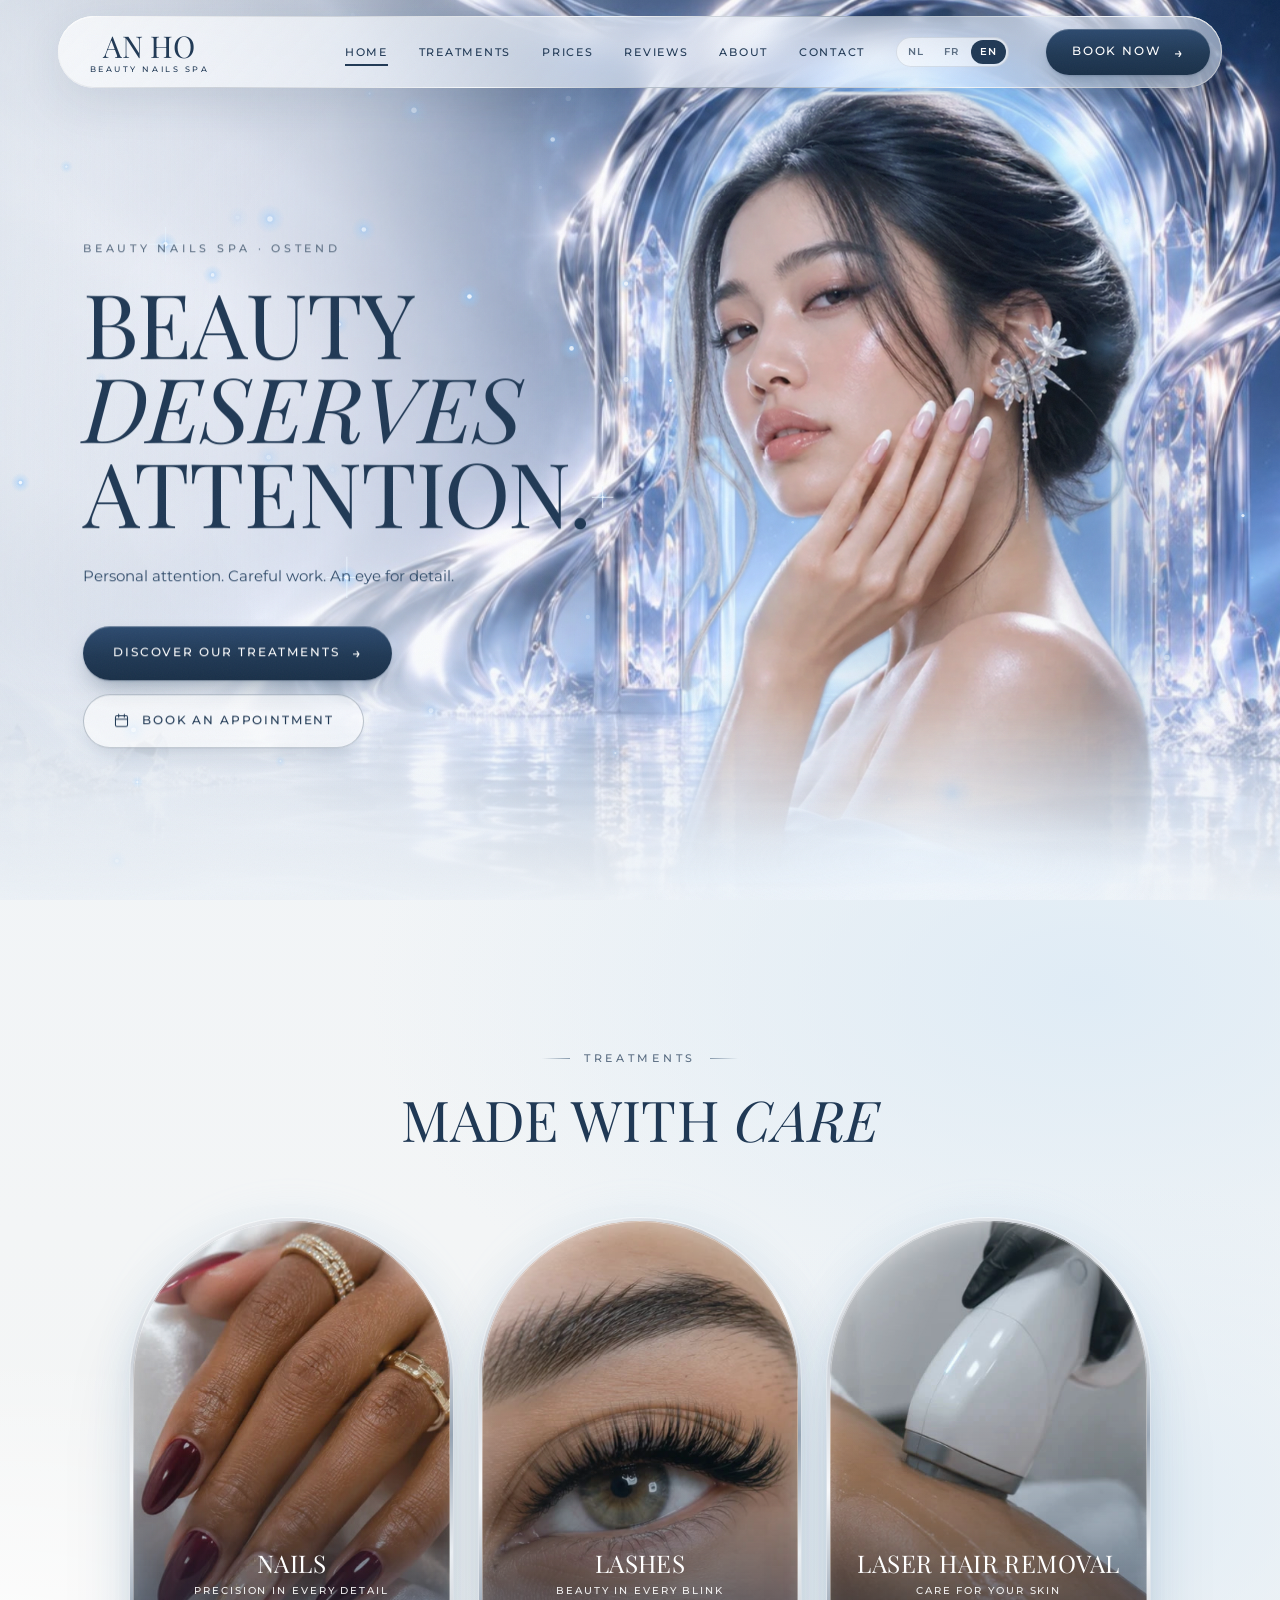
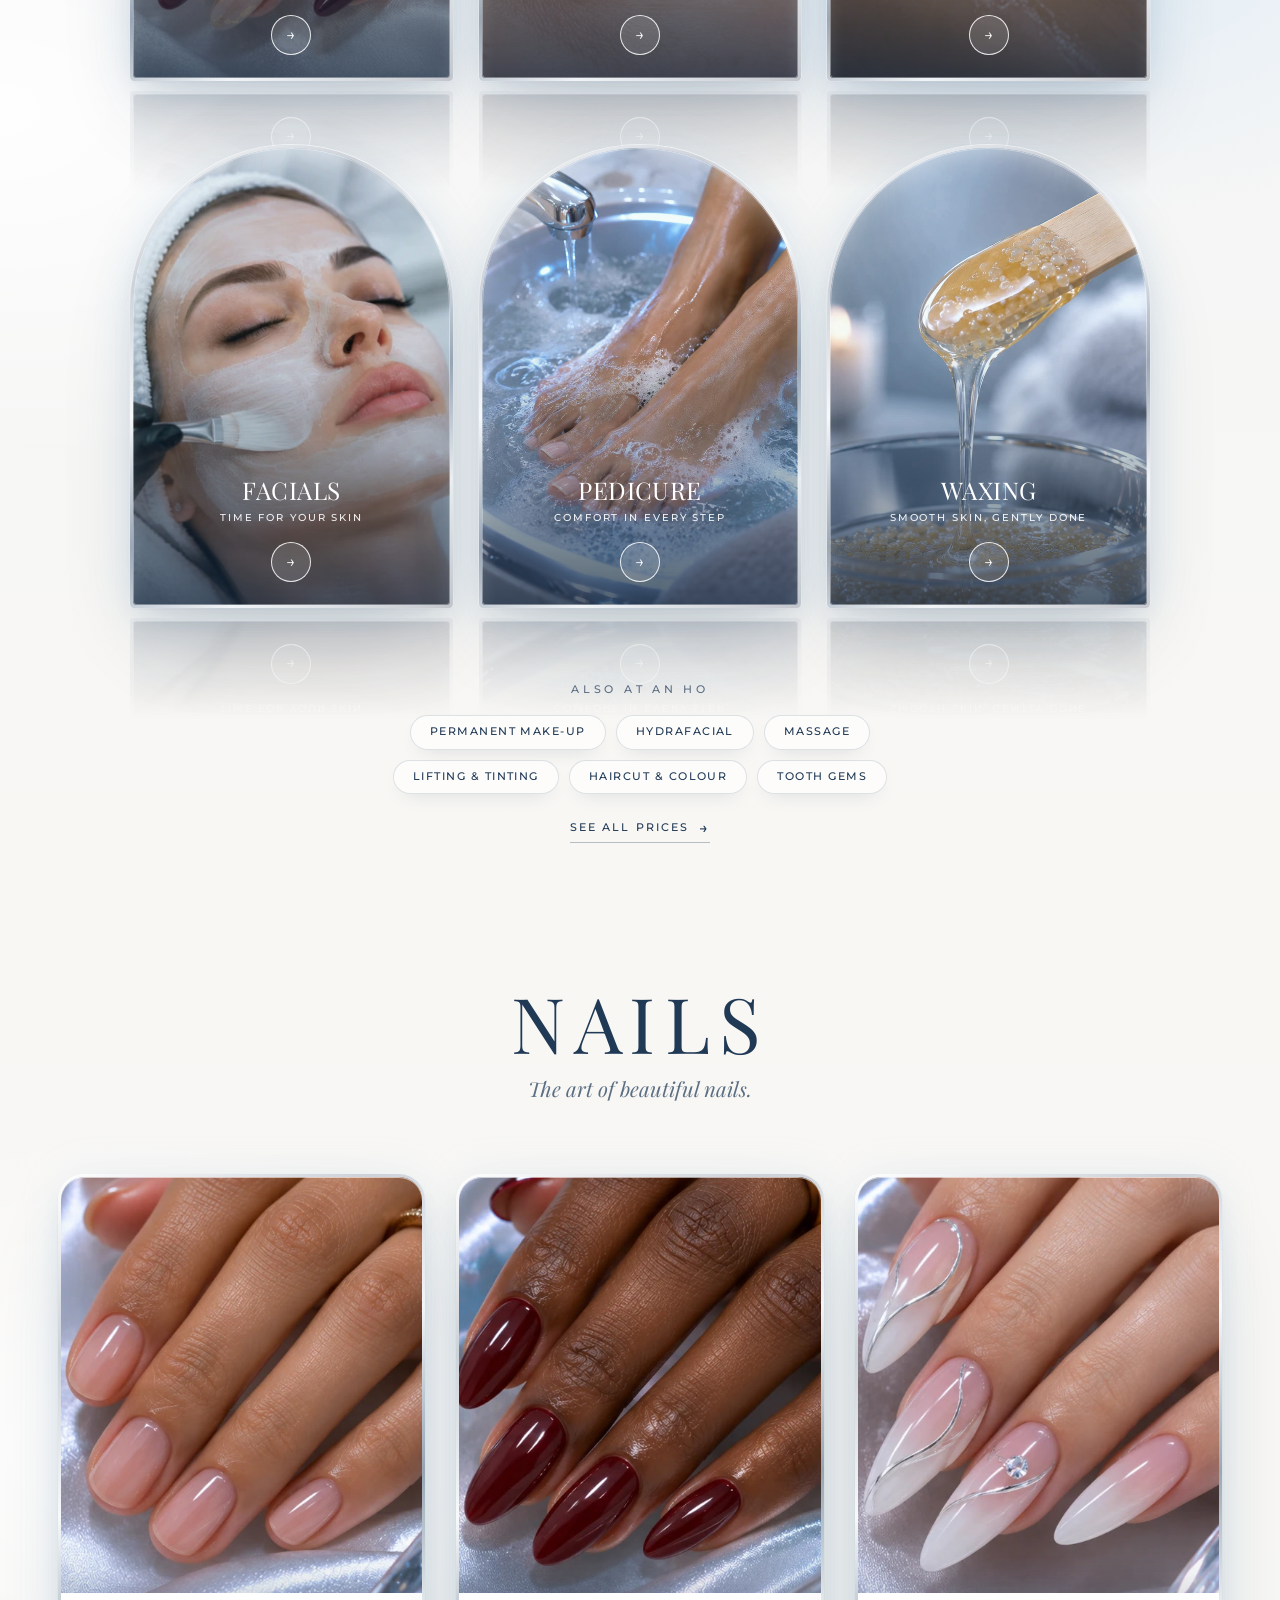
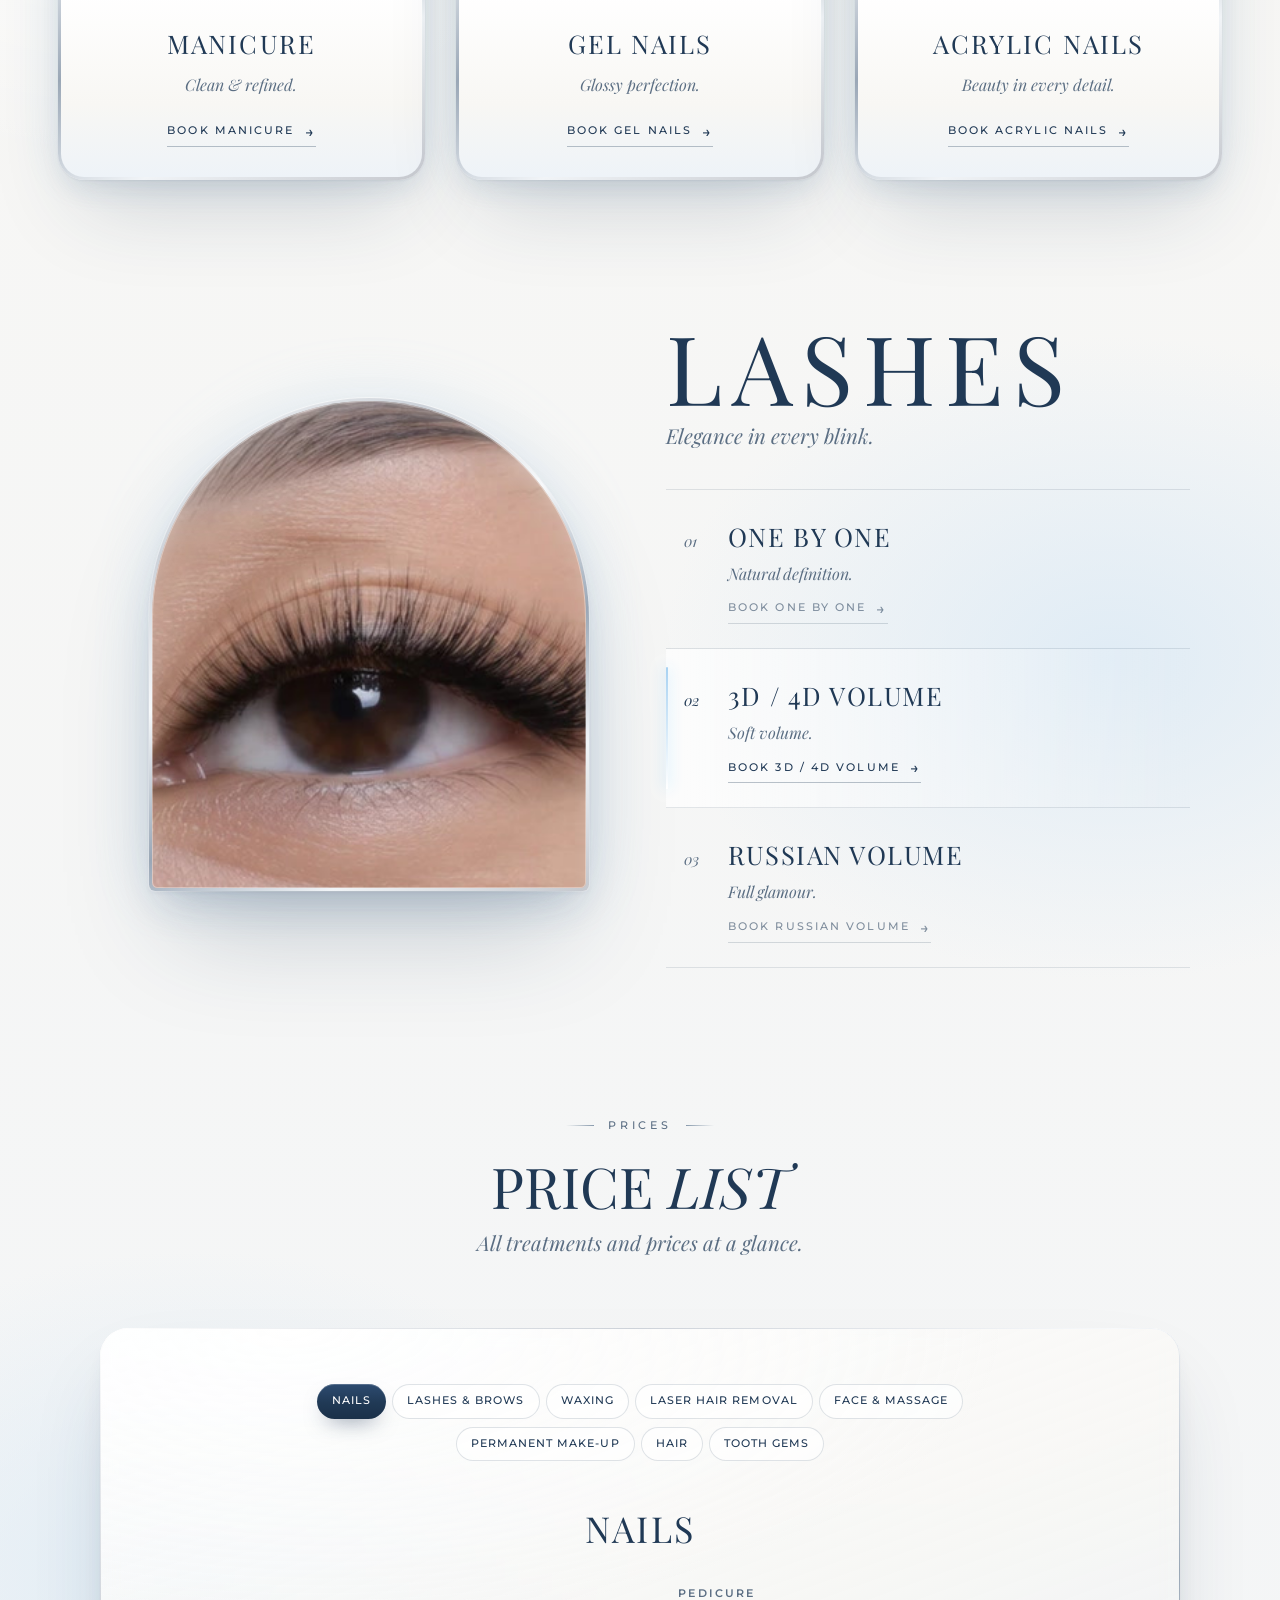
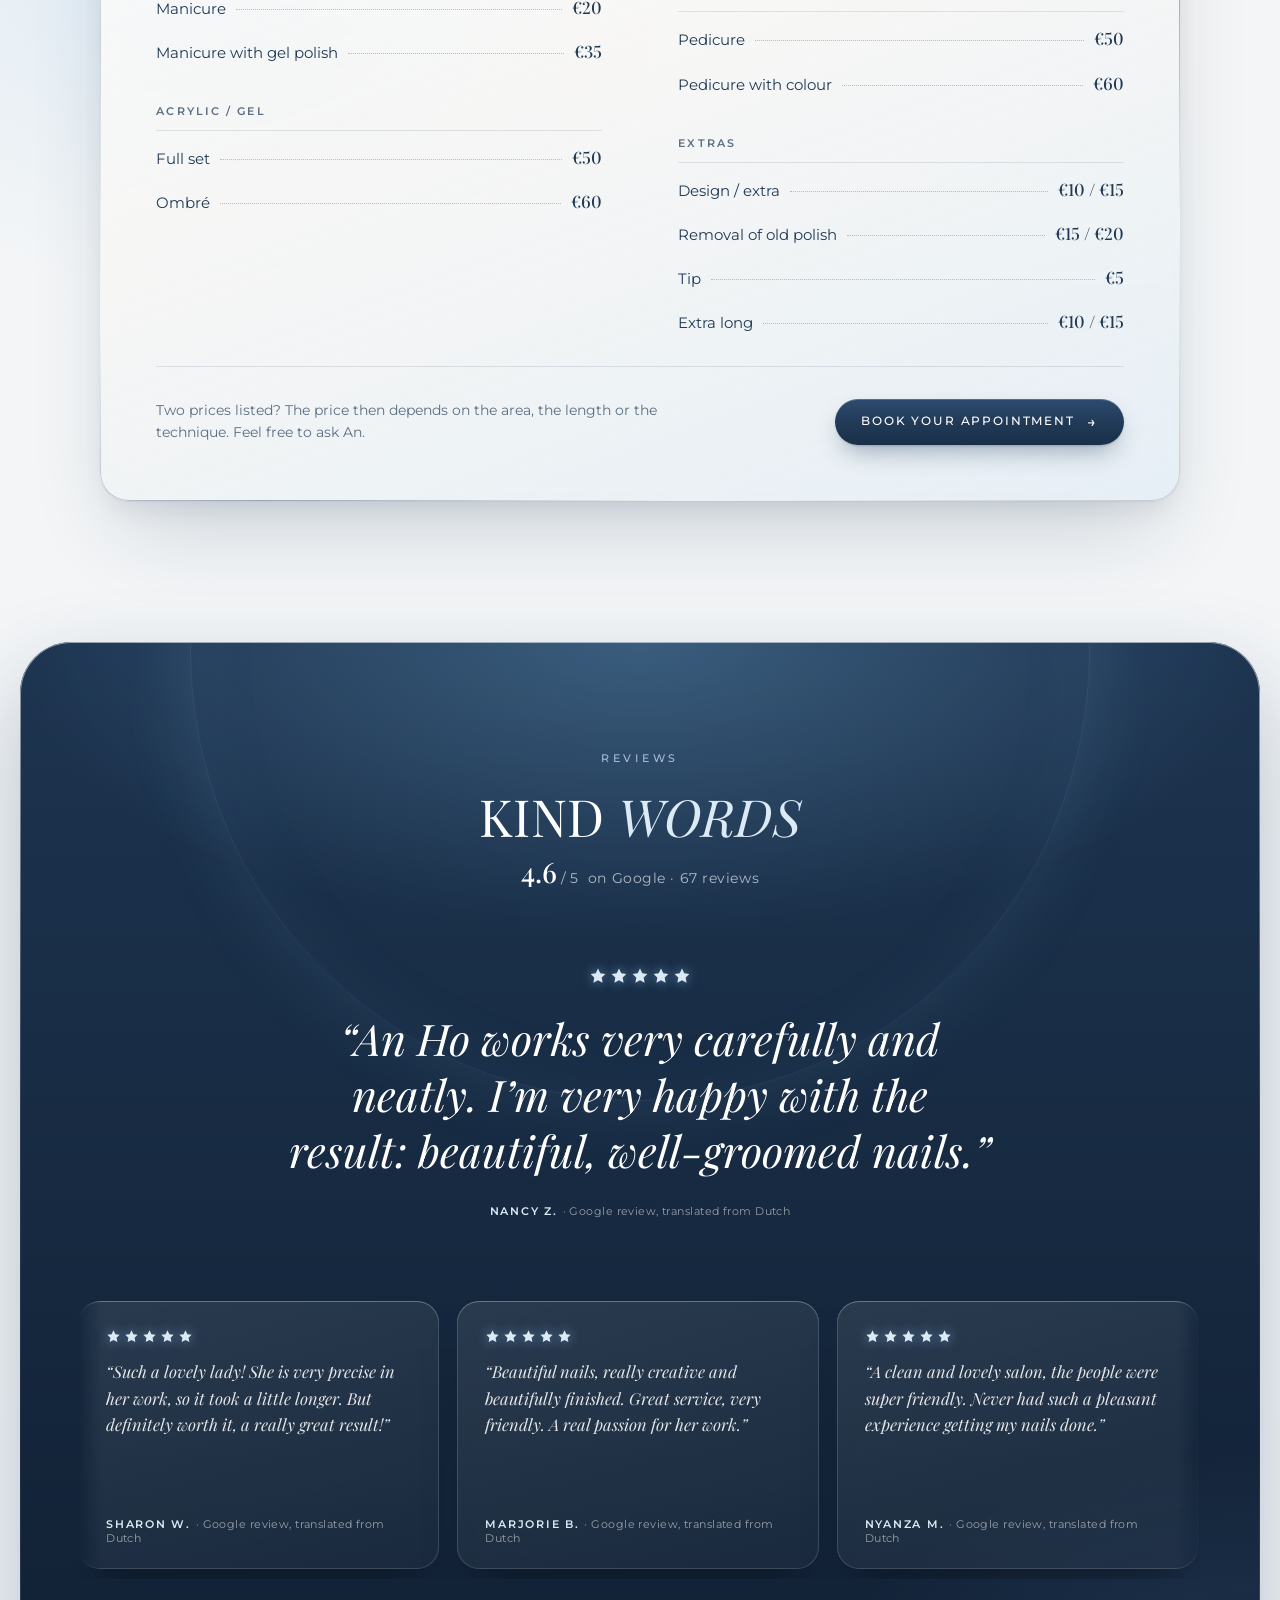
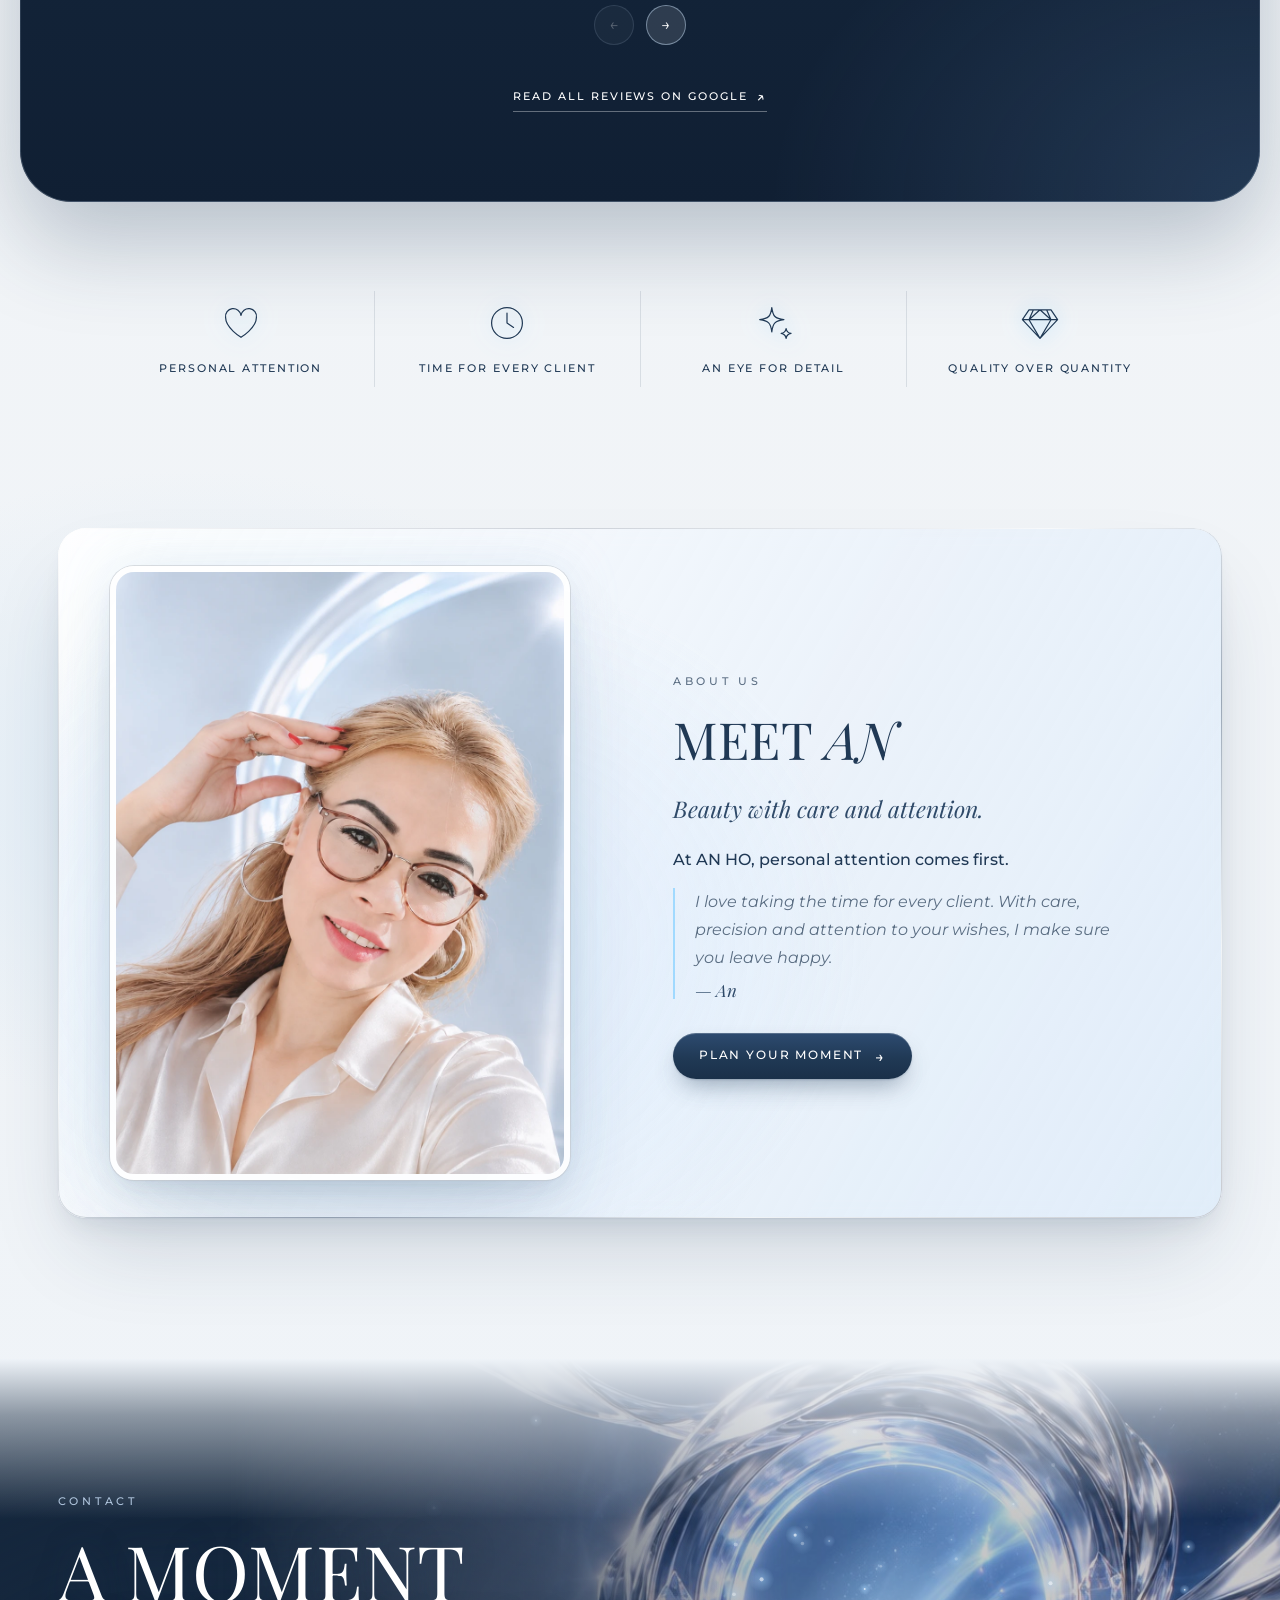
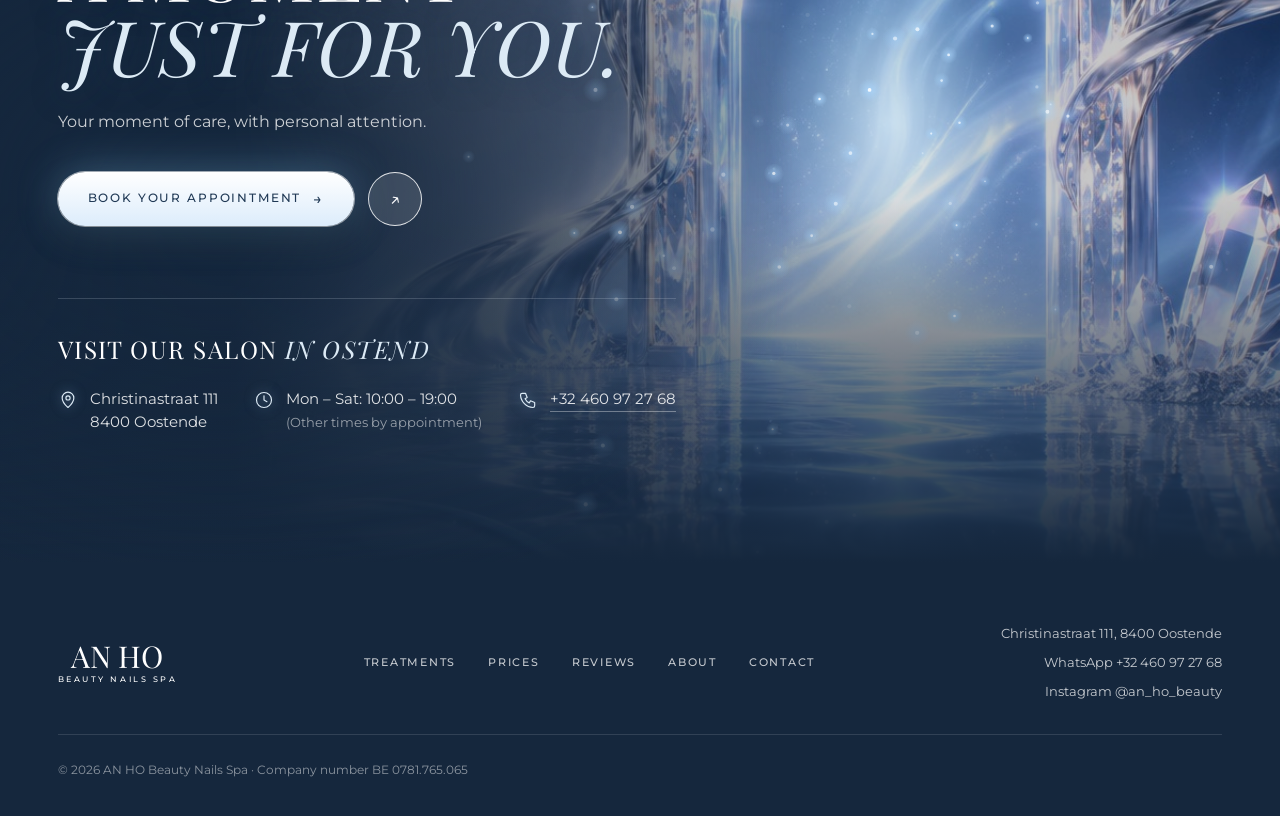
<file: en/index.html>
<!doctype html>
<html lang="en">
<head>
  <meta charset="utf-8" />
  <meta name="viewport" content="width=device-width, initial-scale=1" />
  <meta name="theme-color" content="#EEF3F8" />
  <meta name="description" content="AN HO Beauty Nails Spa in Ostend: nails, lashes, laser hair removal and facials with personal attention, careful work and an eye for detail. Book your appointment via WhatsApp." />
  <title>AN HO Beauty Nails Spa · Ostend</title>
  <link rel="alternate" hreflang="nl" href="https://anhobeauty.com/" />
  <link rel="alternate" hreflang="fr" href="https://anhobeauty.com/fr/" />
  <link rel="alternate" hreflang="en" href="https://anhobeauty.com/en/" />
  <link rel="alternate" hreflang="x-default" href="https://anhobeauty.com/" />
  <link rel="preconnect" href="https://fonts.googleapis.com" />
  <link rel="preconnect" href="https://fonts.gstatic.com" crossorigin />
  <link href="https://fonts.googleapis.com/css2?family=Montserrat:wght@300;400;500;600&family=Playfair+Display:ital,wght@0,400;0,500;1,400;1,500&display=swap" rel="stylesheet" />
  <link rel="preload" href="../media/portal.jpg" as="image" />
  <link rel="preload" href="../media/hero-model.webp" as="image" />
  <link rel="stylesheet" href="../styles.css?v=20261126c" />
</head>
<body>
  <a class="skip" href="#main">Skip to content</a>

  <!-- ================= HEADER ================= -->
  <header class="header" id="header">
    <a class="logo" href="#home" aria-label="AN HO Beauty Nails Spa, back to top">
      <span class="logo-main">AN HO</span>
      <span class="logo-sub">Beauty Nails Spa</span>
    </a>
    <nav class="nav" id="nav" aria-label="Main menu">
      <a href="#home" class="is-current">Home</a>
      <a href="#behandelingen">Treatments</a>
      <a href="#prijzen">Prices</a>
      <a href="#reviews">Reviews</a>
      <a href="#over-ons">About</a>
      <a href="#contact">Contact</a>
      <span class="lang-switch" role="group" aria-label="Language"><a href="/" lang="nl" hreflang="nl">NL</a><a href="/fr/" lang="fr" hreflang="fr">FR</a><a href="/en/" lang="en" hreflang="en" aria-current="page">EN</a></span>
      <a class="btn btn-primary nav-cta" href="https://wa.me/32460972768?text=Hello%20AN%20HO%2C%20I%27d%20like%20to%20book%20an%20appointment." target="_blank" rel="noreferrer">Book now <span class="arrow" aria-hidden="true">→</span></a>
    </nav>
    <span class="lang-switch lang-mobile" role="group" aria-label="Language"><a href="/" lang="nl" hreflang="nl">NL</a><a href="/fr/" lang="fr" hreflang="fr">FR</a><a href="/en/" lang="en" hreflang="en" aria-current="page">EN</a></span>
    <button class="menu-btn" id="menu-btn" type="button" aria-expanded="false" aria-controls="nav" aria-label="Open menu">
      <span></span><span></span><span></span>
    </button>
  </header>

  <main id="main">

    <!-- ================= HERO — portaal + gefotografeerde hand ================= -->
    <section class="hero" id="home" aria-labelledby="hero-title">
      <div class="hero-stage">
        <div class="hero-bg" aria-hidden="true">
          <video class="hero-bg-video" src="../media/portal-loop.mp4" poster="../media/portal.jpg" muted loop playsinline preload="auto" disablepictureinpicture></video>
          <span class="hero-arch-glow"></span>
          <span class="hero-arch-glint"></span>
        </div>
        <div class="hero-veil" aria-hidden="true"></div>
        <canvas class="hero-particles hero-particles-back" aria-hidden="true"></canvas>
        <div class="hero-model" aria-hidden="true">
          <div class="hero-model-float">
            <img src="../media/hero-model.webp" alt="" width="740" height="1199" fetchpriority="high" />
            <span class="hero-model-tint"></span>
            <span class="hero-model-rim rim-left"></span>
            <span class="hero-model-rim rim-right"></span>
          </div>
        </div>
        <div class="hero-haze" aria-hidden="true"></div>
        <canvas class="hero-particles hero-particles-front" aria-hidden="true"></canvas>

        <div class="hero-content">
          <p class="eyebrow">Beauty Nails Spa · Ostend</p>
          <h1 id="hero-title">Beauty<br /><em>deserves</em><br />attention.</h1>
          <p class="hero-intro"><span>Personal attention.</span> <span>Careful work.</span> <span>An eye for detail.</span></p>
          <div class="hero-actions">
            <a class="btn btn-primary btn-lg" href="#behandelingen">Discover our treatments <span class="arrow" aria-hidden="true">→</span></a>
            <a class="btn btn-glass btn-lg" href="https://wa.me/32460972768?text=Hello%20AN%20HO%2C%20I%27d%20like%20to%20book%20an%20appointment." target="_blank" rel="noreferrer">
              <svg viewBox="0 0 24 24" aria-hidden="true"><rect x="3.5" y="5" width="17" height="15" rx="2"/><path d="M3.5 10h17M8 3v4M16 3v4"/></svg>
              Book an appointment
            </a>
          </div>
        </div>
      </div>
    </section>

    <!-- ================= BEHANDELINGEN — glazen portalen ================= -->
    <section class="treatments" id="behandelingen" aria-labelledby="treat-title">
      <div class="section-head reveal">
        <p class="eyebrow">Treatments</p>
        <h2 id="treat-title">Made with <em>care</em></h2>
      </div>
      <div class="arch-grid">
        <a class="arch reveal" href="#nails">
          <span class="arch-frame" data-parallax><span class="arch-clip"><img class="arch-photo arch-nails" src="../media/treat-nails.jpg?v=2" alt="Hand with burgundy nails and gold rings on pearl-white satin" loading="lazy" width="488" height="667" /></span></span>
          <span class="arch-info">
            <span class="arch-title">Nails</span>
            <span class="arch-sub">Precision in every detail</span>
            <span class="circle" aria-hidden="true">→</span>
          </span>
        </a>
        <a class="arch reveal" href="#lashes">
          <span class="arch-frame" data-parallax><span class="arch-clip"><img class="arch-photo arch-lashes" src="../media/treat-lashes.jpg?v=2" alt="Close-up of an eye with professionally applied lash extensions" loading="lazy" width="488" height="667" /></span></span>
          <span class="arch-info">
            <span class="arch-title">Lashes</span>
            <span class="arch-sub">Beauty in every blink</span>
            <span class="circle" aria-hidden="true">→</span>
          </span>
        </a>
        <a class="arch reveal" href="https://wa.me/32460972768?text=Hello%20AN%20HO%2C%20I%27d%20like%20an%20appointment%20for%20laser%20hair%20removal." target="_blank" rel="noreferrer">
          <span class="arch-frame" data-parallax><span class="arch-clip"><img class="arch-photo arch-laser" src="../media/treat-laser.jpg?v=2" alt="Laser hair removal: a practitioner holds the handpiece on the skin" loading="lazy" width="488" height="667" /></span></span>
          <span class="arch-info">
            <span class="arch-title">Laser hair removal</span>
            <span class="arch-sub">Care for your skin</span>
            <span class="circle" aria-hidden="true">→</span>
          </span>
        </a>
        <a class="arch reveal" href="https://wa.me/32460972768?text=Hello%20AN%20HO%2C%20I%27d%20like%20an%20appointment%20for%20a%20facial." target="_blank" rel="noreferrer">
          <span class="arch-frame" data-parallax><span class="arch-clip"><img class="arch-photo arch-facials" src="../media/treat-facials.jpg?v=2" alt="Woman with closed eyes receiving a face mask applied with a brush" loading="lazy" width="488" height="667" /></span></span>
          <span class="arch-info">
            <span class="arch-title">Facials</span>
            <span class="arch-sub">Time for your skin</span>
            <span class="circle" aria-hidden="true">→</span>
          </span>
        </a>
        <a class="arch reveal" href="https://wa.me/32460972768?text=Hello%20AN%20HO%2C%20I%27d%20like%20an%20appointment%20for%20a%20pedicure." target="_blank" rel="noreferrer">
          <span class="arch-frame" data-parallax><span class="arch-clip"><img class="arch-photo arch-pedicure" src="../media/treat-pedicure.jpg" alt="Feet in a foamy foot bath during a pedicure" loading="lazy" width="683" height="1053" /></span></span>
          <span class="arch-info">
            <span class="arch-title">Pedicure</span>
            <span class="arch-sub">Comfort in every step</span>
            <span class="circle" aria-hidden="true">→</span>
          </span>
        </a>
        <a class="arch reveal" href="https://wa.me/32460972768?text=Hello%20AN%20HO%2C%20I%27d%20like%20an%20appointment%20for%20waxing." target="_blank" rel="noreferrer">
          <span class="arch-frame" data-parallax><span class="arch-clip"><img class="arch-photo arch-waxen" src="../media/treat-waxen.jpg" alt="Warm wax dripping from a wooden spatula into a glass bowl" loading="lazy" width="683" height="1053" /></span></span>
          <span class="arch-info">
            <span class="arch-title">Waxing</span>
            <span class="arch-sub">Smooth skin, gently done</span>
            <span class="circle" aria-hidden="true">→</span>
          </span>
        </a>
      </div>
      <div class="also reveal">
        <p class="also-label">Also at AN HO</p>
        <ul class="also-list">
          <li><a href="#prijzen" data-tab="pmu">Permanent make-up</a></li>
          <li><a href="#prijzen" data-tab="gezicht">Hydrafacial</a></li>
          <li><a href="#prijzen" data-tab="gezicht">Massage</a></li>
          <li><a href="#prijzen" data-tab="wimpers">Lifting &amp; tinting</a></li>
          <li><a href="#prijzen" data-tab="haar">Haircut &amp; colour</a></li>
          <li><a href="#prijzen" data-tab="tanden">Tooth gems</a></li>
        </ul>
        <a class="nail-link also-all" href="#prijzen">See all prices <span class="arrow" aria-hidden="true">→</span></a>
      </div>
    </section>

    <!-- ================= NAILS — drie diensten ================= -->
    <section class="nails" id="nails" aria-labelledby="nails-title">
      <div class="section-head reveal">
        <h2 id="nails-title">Nails</h2>
        <p class="section-sub">The art of beautiful nails.</p>
      </div>
      <div class="nail-grid">
        <article class="nail-card reveal">
          <div class="nail-img" data-parallax><img src="../media/nails-manicure.jpg?v=2" alt="Close-up of well-groomed nails with glossy nude polish" loading="lazy" width="548" height="941" /></div>
          <div class="nail-body">
            <h3>Manicure</h3>
            <p class="nail-tag">Clean &amp; refined.</p>
            <a class="nail-link" href="https://wa.me/32460972768?text=Hello%20AN%20HO%2C%20I%27d%20like%20an%20appointment%20for%20a%20manicure." target="_blank" rel="noreferrer">Book manicure <span class="arrow" aria-hidden="true">→</span></a>
          </div>
        </article>
        <article class="nail-card reveal">
          <div class="nail-img" data-parallax><img src="../media/nails-gel.jpg?v=2" alt="Close-up of glossy burgundy gel nails" loading="lazy" width="548" height="941" /></div>
          <div class="nail-body">
            <h3>Gel nails</h3>
            <p class="nail-tag">Glossy perfection.</p>
            <a class="nail-link" href="https://wa.me/32460972768?text=Hello%20AN%20HO%2C%20I%27d%20like%20an%20appointment%20for%20gel%20nails." target="_blank" rel="noreferrer">Book gel nails <span class="arrow" aria-hidden="true">→</span></a>
          </div>
        </article>
        <article class="nail-card reveal">
          <div class="nail-img" data-parallax><img src="../media/nails-acrylic.jpg?v=2" alt="Close-up of long acrylic nails with fine silver details" loading="lazy" width="548" height="941" /></div>
          <div class="nail-body">
            <h3>Acrylic nails</h3>
            <p class="nail-tag">Beauty in every detail.</p>
            <a class="nail-link" href="https://wa.me/32460972768?text=Hello%20AN%20HO%2C%20I%27d%20like%20an%20appointment%20for%20acrylic%20nails." target="_blank" rel="noreferrer">Book acrylic nails <span class="arrow" aria-hidden="true">→</span></a>
          </div>
        </article>
      </div>
    </section>

    <!-- ================= LASHES — één groot beeld, drie technieken als rustige lijst ================= -->
    <section class="lashes" id="lashes" aria-labelledby="lashes-title">
      <div class="lash-layout">
        <div class="lash-stage reveal">
          <div class="lash-frame" data-parallax>
          <div class="lash-clip">
          <img class="lash-photo" src="../media/lashes-onebyone.jpg" alt="Close-up of natural one-by-one lash extensions" loading="lazy" width="424" height="378" />
          <img class="lash-photo is-active" src="../media/lashes-volume.jpg" alt="Close-up of soft 3D/4D volume lashes" loading="lazy" width="424" height="378" />
          <img class="lash-photo" src="../media/lashes-russian.jpg" alt="Close-up of full Russian volume lashes" loading="lazy" width="424" height="378" />
            </div>
          </div>
        </div>
        <div class="lash-side">
          <div class="lash-head reveal">
            <h2 id="lashes-title">Lashes</h2>
            <p class="section-sub">Elegance in every blink.</p>
          </div>
          <ol class="lash-list reveal">
          <li class="lash-item" data-lash="0">
            <span class="lash-num" aria-hidden="true">01</span>
            <div class="lash-text">
              <h3>One by one</h3>
              <p class="nail-tag">Natural definition.</p>
            </div>
            <a class="nail-link" href="https://wa.me/32460972768?text=Hello%20AN%20HO%2C%20I%27d%20like%20an%20appointment%20for%20one%20by%20one%20lashes." target="_blank" rel="noreferrer">Book one by one <span class="arrow" aria-hidden="true">→</span></a>
          </li>
          <li class="lash-item is-active" data-lash="1">
            <span class="lash-num" aria-hidden="true">02</span>
            <div class="lash-text">
              <h3>3D / 4D volume</h3>
              <p class="nail-tag">Soft volume.</p>
            </div>
            <a class="nail-link" href="https://wa.me/32460972768?text=Hello%20AN%20HO%2C%20I%27d%20like%20an%20appointment%20for%203D%2F4D%20volume%20lashes." target="_blank" rel="noreferrer">Book 3D / 4D volume <span class="arrow" aria-hidden="true">→</span></a>
          </li>
          <li class="lash-item" data-lash="2">
            <span class="lash-num" aria-hidden="true">03</span>
            <div class="lash-text">
              <h3>Russian volume</h3>
              <p class="nail-tag">Full glamour.</p>
            </div>
            <a class="nail-link" href="https://wa.me/32460972768?text=Hello%20AN%20HO%2C%20I%27d%20like%20an%20appointment%20for%20Russian%20volume%20lashes." target="_blank" rel="noreferrer">Book Russian volume <span class="arrow" aria-hidden="true">→</span></a>
          </li>
          </ol>
        </div>
      </div>
    </section>

    <!-- ================= PRIJZEN — volledige prijslijst (inhoud komt uit tools/prijzen.js) ================= -->
    <section class="prices" id="prijzen" aria-labelledby="prices-title">
      <div class="section-head reveal">
        <p class="eyebrow">Prices</p>
        <h2 id="prices-title">Price <em>list</em></h2>
        <p class="section-sub">All treatments and prices at a glance.</p>
      </div>
      <div class="glass prices-panel reveal">
        <!-- PRIJZEN:START — gegenereerd uit tools/prijzen.js, niet met de hand aanpassen -->
        <div class="pl-tabs" role="tablist" aria-label="Categories">
          <button class="pl-tab" type="button" role="tab" id="pl-tab-nails" aria-controls="pl-nails" aria-selected="true">Nails</button>
          <button class="pl-tab" type="button" role="tab" id="pl-tab-wimpers" aria-controls="pl-wimpers" aria-selected="false" tabindex="-1">Lashes &amp; brows</button>
          <button class="pl-tab" type="button" role="tab" id="pl-tab-waxen" aria-controls="pl-waxen" aria-selected="false" tabindex="-1">Waxing</button>
          <button class="pl-tab" type="button" role="tab" id="pl-tab-laser" aria-controls="pl-laser" aria-selected="false" tabindex="-1">Laser hair removal</button>
          <button class="pl-tab" type="button" role="tab" id="pl-tab-gezicht" aria-controls="pl-gezicht" aria-selected="false" tabindex="-1">Face &amp; massage</button>
          <button class="pl-tab" type="button" role="tab" id="pl-tab-pmu" aria-controls="pl-pmu" aria-selected="false" tabindex="-1">Permanent make-up</button>
          <button class="pl-tab" type="button" role="tab" id="pl-tab-haar" aria-controls="pl-haar" aria-selected="false" tabindex="-1">Hair</button>
          <button class="pl-tab" type="button" role="tab" id="pl-tab-tanden" aria-controls="pl-tanden" aria-selected="false" tabindex="-1">Tooth gems</button>
        </div>
        <div class="pl-panel" id="pl-nails" role="tabpanel" aria-labelledby="pl-tab-nails" tabindex="0">
          <h3 class="pl-title">Nails</h3>
          <div class="pl-groups">
            <div class="pl-group">
              <ul class="pl-list">
                <li class="pl-row"><span class="pl-n">Manicure</span><span class="pl-dots" aria-hidden="true"></span><span class="pl-p">€20</span></li>
                <li class="pl-row"><span class="pl-n">Manicure with gel polish</span><span class="pl-dots" aria-hidden="true"></span><span class="pl-p">€35</span></li>
              </ul>
            </div>
            <div class="pl-group">
              <h4 class="pl-group-title">Acrylic / gel</h4>
              <ul class="pl-list">
                <li class="pl-row"><span class="pl-n">Full set</span><span class="pl-dots" aria-hidden="true"></span><span class="pl-p">€50</span></li>
                <li class="pl-row"><span class="pl-n">Ombré</span><span class="pl-dots" aria-hidden="true"></span><span class="pl-p">€60</span></li>
              </ul>
            </div>
            <div class="pl-group">
              <h4 class="pl-group-title">Pedicure</h4>
              <ul class="pl-list">
                <li class="pl-row"><span class="pl-n">Pedicure</span><span class="pl-dots" aria-hidden="true"></span><span class="pl-p">€50</span></li>
                <li class="pl-row"><span class="pl-n">Pedicure with colour</span><span class="pl-dots" aria-hidden="true"></span><span class="pl-p">€60</span></li>
              </ul>
            </div>
            <div class="pl-group">
              <h4 class="pl-group-title">Extras</h4>
              <ul class="pl-list">
                <li class="pl-row"><span class="pl-n">Design / extra</span><span class="pl-dots" aria-hidden="true"></span><span class="pl-p">€10 / €15</span></li>
                <li class="pl-row"><span class="pl-n">Removal of old polish</span><span class="pl-dots" aria-hidden="true"></span><span class="pl-p">€15 / €20</span></li>
                <li class="pl-row"><span class="pl-n">Tip</span><span class="pl-dots" aria-hidden="true"></span><span class="pl-p">€5</span></li>
                <li class="pl-row"><span class="pl-n">Extra long</span><span class="pl-dots" aria-hidden="true"></span><span class="pl-p">€10 / €15</span></li>
              </ul>
            </div>
          </div>
        </div>
        <div class="pl-panel" id="pl-wimpers" role="tabpanel" aria-labelledby="pl-tab-wimpers" tabindex="0">
          <h3 class="pl-title">Lashes &amp; brows</h3>
          <div class="pl-groups">
            <div class="pl-group">
              <h4 class="pl-group-title">Lash extensions · classic</h4>
              <ul class="pl-list">
                <li class="pl-row"><span class="pl-n">1/1</span><span class="pl-dots" aria-hidden="true"></span><span class="pl-p">€90</span></li>
                <li class="pl-row"><span class="pl-n">2D / 3D</span><span class="pl-dots" aria-hidden="true"></span><span class="pl-p">€100</span></li>
              </ul>
            </div>
            <div class="pl-group">
              <h4 class="pl-group-title">Lash extensions · volume</h4>
              <ul class="pl-list">
                <li class="pl-row"><span class="pl-n">4D / 5D</span><span class="pl-dots" aria-hidden="true"></span><span class="pl-p">€110</span></li>
                <li class="pl-row"><span class="pl-n">6D / 7D</span><span class="pl-dots" aria-hidden="true"></span><span class="pl-p">€130</span></li>
                <li class="pl-row"><span class="pl-n">Extra colour / removal</span><span class="pl-dots" aria-hidden="true"></span><span class="pl-p">€30</span></li>
              </ul>
            </div>
            <div class="pl-group">
              <h4 class="pl-group-title">Refill</h4>
              <ul class="pl-list">
                <li class="pl-row"><span class="pl-n">60 minutes</span><span class="pl-dots" aria-hidden="true"></span><span class="pl-p">€50 / €60</span></li>
              </ul>
            </div>
            <div class="pl-group">
              <h4 class="pl-group-title">Tinting</h4>
              <ul class="pl-list">
                <li class="pl-row"><span class="pl-n">Lashes or brows</span><span class="pl-dots" aria-hidden="true"></span><span class="pl-p">€30</span></li>
                <li class="pl-row"><span class="pl-n">Lashes and brows</span><span class="pl-dots" aria-hidden="true"></span><span class="pl-p">€55</span></li>
              </ul>
            </div>
            <div class="pl-group">
              <h4 class="pl-group-title">Lifting</h4>
              <ul class="pl-list">
                <li class="pl-row"><span class="pl-n">Lashes or brows</span><span class="pl-dots" aria-hidden="true"></span><span class="pl-p">€50 / €55</span></li>
                <li class="pl-row"><span class="pl-n">Lashes and brows</span><span class="pl-dots" aria-hidden="true"></span><span class="pl-p">€100</span></li>
              </ul>
            </div>
          </div>
        </div>
        <div class="pl-panel" id="pl-waxen" role="tabpanel" aria-labelledby="pl-tab-waxen" tabindex="0">
          <h3 class="pl-title">Waxing</h3>
          <div class="pl-groups">
            <div class="pl-group">
              <ul class="pl-list">
                <li class="pl-row"><span class="pl-n">Eyebrow shaping</span><span class="pl-dots" aria-hidden="true"></span><span class="pl-p">€15 / €20</span></li>
                <li class="pl-row"><span class="pl-n">Upper or lower lip / chin</span><span class="pl-dots" aria-hidden="true"></span><span class="pl-p">€15</span></li>
                <li class="pl-row"><span class="pl-n">Brows + upper lip</span><span class="pl-dots" aria-hidden="true"></span><span class="pl-p">€25</span></li>
                <li class="pl-row"><span class="pl-n">Cheeks</span><span class="pl-dots" aria-hidden="true"></span><span class="pl-p">€15</span></li>
                <li class="pl-row"><span class="pl-n">Full face</span><span class="pl-dots" aria-hidden="true"></span><span class="pl-p">€50</span></li>
                <li class="pl-row"><span class="pl-n">Half / full arms</span><span class="pl-dots" aria-hidden="true"></span><span class="pl-p">€30 / €40</span></li>
                <li class="pl-row"><span class="pl-n">Half / full legs</span><span class="pl-dots" aria-hidden="true"></span><span class="pl-p">€40 / €50</span></li>
                <li class="pl-row"><span class="pl-n">Underarms</span><span class="pl-dots" aria-hidden="true"></span><span class="pl-p">€20</span></li>
                <li class="pl-row"><span class="pl-n">Back / chest</span><span class="pl-dots" aria-hidden="true"></span><span class="pl-p">€50</span></li>
              </ul>
            </div>
          </div>
        </div>
        <div class="pl-panel" id="pl-laser" role="tabpanel" aria-labelledby="pl-tab-laser" tabindex="0">
          <h3 class="pl-title">Laser hair removal</h3>
          <p class="pl-note">Ice Diode laser · price for women / men</p>
          <div class="pl-groups">
            <div class="pl-group">
              <ul class="pl-list">
                <li class="pl-row"><span class="pl-n">Upper lip</span><span class="pl-dots" aria-hidden="true"></span><span class="pl-p">€45 / €60</span></li>
                <li class="pl-row"><span class="pl-n">Chin</span><span class="pl-dots" aria-hidden="true"></span><span class="pl-p">€50 / €60</span></li>
                <li class="pl-row"><span class="pl-n">Nose</span><span class="pl-dots" aria-hidden="true"></span><span class="pl-p">€40 / €45</span></li>
                <li class="pl-row"><span class="pl-n">Neck or nape</span><span class="pl-dots" aria-hidden="true"></span><span class="pl-p">€70 / €120</span></li>
                <li class="pl-row"><span class="pl-n">Cheeks</span><span class="pl-dots" aria-hidden="true"></span><span class="pl-p">€70 / €120</span></li>
                <li class="pl-row"><span class="pl-n">Between the brows</span><span class="pl-dots" aria-hidden="true"></span><span class="pl-p">€35 / €45</span></li>
                <li class="pl-row"><span class="pl-n">Eyebrows</span><span class="pl-dots" aria-hidden="true"></span><span class="pl-p">€50 / €55</span></li>
                <li class="pl-row"><span class="pl-n">Full face</span><span class="pl-dots" aria-hidden="true"></span><span class="pl-p">€195 / €250</span></li>
                <li class="pl-row"><span class="pl-n">Underarms</span><span class="pl-dots" aria-hidden="true"></span><span class="pl-p">€75 / €95</span></li>
                <li class="pl-row"><span class="pl-n">Forearms</span><span class="pl-dots" aria-hidden="true"></span><span class="pl-p">€95 / €135</span></li>
                <li class="pl-row"><span class="pl-n">Arms</span><span class="pl-dots" aria-hidden="true"></span><span class="pl-p">€140 / €180</span></li>
                <li class="pl-row"><span class="pl-n">Lower legs incl. knees</span><span class="pl-dots" aria-hidden="true"></span><span class="pl-p">€160 / €190</span></li>
                <li class="pl-row"><span class="pl-n">Upper legs incl. knees</span><span class="pl-dots" aria-hidden="true"></span><span class="pl-p">€190 / €240</span></li>
                <li class="pl-row"><span class="pl-n">Full legs</span><span class="pl-dots" aria-hidden="true"></span><span class="pl-p">€250 / €295</span></li>
                <li class="pl-row"><span class="pl-n">Bikini line</span><span class="pl-dots" aria-hidden="true"></span><span class="pl-p">€120 / €150</span></li>
                <li class="pl-row"><span class="pl-n">Chest or stomach</span><span class="pl-dots" aria-hidden="true"></span><span class="pl-p">€150 / €180</span></li>
                <li class="pl-row"><span class="pl-n">Back</span><span class="pl-dots" aria-hidden="true"></span><span class="pl-p">€175 / €195</span></li>
              </ul>
            </div>
            <div class="pl-group">
              <h4 class="pl-group-title">Hair-free, 1 year</h4>
              <ul class="pl-list">
                <li class="pl-row"><span class="pl-n">Full body and face</span><span class="pl-dots" aria-hidden="true"></span><span class="pl-p">€2450 / €2950</span></li>
                <li class="pl-row"><span class="pl-n">Face</span><span class="pl-dots" aria-hidden="true"></span><span class="pl-p">€750 / €850</span></li>
              </ul>
            </div>
          </div>
        </div>
        <div class="pl-panel" id="pl-gezicht" role="tabpanel" aria-labelledby="pl-tab-gezicht" tabindex="0">
          <h3 class="pl-title">Face &amp; massage</h3>
          <div class="pl-groups">
            <div class="pl-group">
              <h4 class="pl-group-title">Hydrafacial</h4>
              <ul class="pl-list">
                <li class="pl-row"><span class="pl-n">Bronze</span><span class="pl-dots" aria-hidden="true"></span><span class="pl-p">€125</span></li>
                <li class="pl-row"><span class="pl-n">Silver</span><span class="pl-dots" aria-hidden="true"></span><span class="pl-p">€150</span></li>
                <li class="pl-row"><span class="pl-n">Gold</span><span class="pl-dots" aria-hidden="true"></span><span class="pl-p">€175</span></li>
              </ul>
            </div>
            <div class="pl-group">
              <h4 class="pl-group-title">Massage</h4>
              <ul class="pl-list">
                <li class="pl-row"><span class="pl-n">Facial massage (30 min)</span><span class="pl-dots" aria-hidden="true"></span><span class="pl-p">€40</span></li>
                <li class="pl-row"><span class="pl-n">Facial massage + mask (45 min)</span><span class="pl-dots" aria-hidden="true"></span><span class="pl-p">€55</span></li>
                <li class="pl-row"><span class="pl-n">Back, neck and shoulders (60 min)</span><span class="pl-dots" aria-hidden="true"></span><span class="pl-p">€70</span></li>
                <li class="pl-row"><span class="pl-n">Body massage for women (90 min)</span><span class="pl-dots" aria-hidden="true"></span><span class="pl-p">€110</span></li>
              </ul>
            </div>
          </div>
        </div>
        <div class="pl-panel" id="pl-pmu" role="tabpanel" aria-labelledby="pl-tab-pmu" tabindex="0">
          <h3 class="pl-title">Permanent make-up</h3>
          <div class="pl-groups">
            <div class="pl-group">
              <h4 class="pl-group-title">Eyebrows</h4>
              <ul class="pl-list">
                <li class="pl-row"><span class="pl-n">Microblading ombré shading</span><span class="pl-dots" aria-hidden="true"></span><span class="pl-p">€350</span></li>
                <li class="pl-row"><span class="pl-n">Microblading + shading</span><span class="pl-dots" aria-hidden="true"></span><span class="pl-p">€400</span></li>
              </ul>
            </div>
            <div class="pl-group">
              <h4 class="pl-group-title">Eyeliner</h4>
              <ul class="pl-list">
                <li class="pl-row"><span class="pl-n">Upper</span><span class="pl-dots" aria-hidden="true"></span><span class="pl-p">€300</span></li>
                <li class="pl-row"><span class="pl-n">Lower</span><span class="pl-dots" aria-hidden="true"></span><span class="pl-p">€200</span></li>
                <li class="pl-row"><span class="pl-n">Decorative eyeliner</span><span class="pl-dots" aria-hidden="true"></span><span class="pl-p">€450</span></li>
              </ul>
            </div>
            <div class="pl-group">
              <h4 class="pl-group-title">Lips</h4>
              <ul class="pl-list">
                <li class="pl-row"><span class="pl-n">Lip contour</span><span class="pl-dots" aria-hidden="true"></span><span class="pl-p">€250</span></li>
                <li class="pl-row"><span class="pl-n">Glowlips / full lips</span><span class="pl-dots" aria-hidden="true"></span><span class="pl-p">€400</span></li>
                <li class="pl-row"><span class="pl-n">3D shading</span><span class="pl-dots" aria-hidden="true"></span><span class="pl-p">€350</span></li>
              </ul>
            </div>
            <div class="pl-group">
              <h4 class="pl-group-title">Touch-ups: brows, lips, eyeliner</h4>
              <ul class="pl-list">
                <li class="pl-row"><span class="pl-n">After 8 – 10 weeks</span><span class="pl-dots" aria-hidden="true"></span><span class="pl-p">€50</span></li>
                <li class="pl-row"><span class="pl-n">After 1 year</span><span class="pl-dots" aria-hidden="true"></span><span class="pl-p">€100 / €200</span></li>
                <li class="pl-row"><span class="pl-n">After 2 years</span><span class="pl-dots" aria-hidden="true"></span><span class="pl-p">€200 / €300</span></li>
              </ul>
            </div>
          </div>
        </div>
        <div class="pl-panel" id="pl-haar" role="tabpanel" aria-labelledby="pl-tab-haar" tabindex="0">
          <h3 class="pl-title">Hair</h3>
          <div class="pl-groups">
            <div class="pl-group">
              <h4 class="pl-group-title">Haircut</h4>
              <ul class="pl-list">
                <li class="pl-row"><span class="pl-n">Men</span><span class="pl-dots" aria-hidden="true"></span><span class="pl-p">€30</span></li>
                <li class="pl-row"><span class="pl-n">Women</span><span class="pl-dots" aria-hidden="true"></span><span class="pl-p">€40 / €60</span></li>
              </ul>
            </div>
            <div class="pl-group">
              <h4 class="pl-group-title">Hair colouring</h4>
              <ul class="pl-list">
                <li class="pl-row"><span class="pl-n">Short hair</span><span class="pl-dots" aria-hidden="true"></span><span class="pl-p">€80 / €100</span></li>
                <li class="pl-row"><span class="pl-n">Long hair</span><span class="pl-dots" aria-hidden="true"></span><span class="pl-p">€130 / €150</span></li>
              </ul>
            </div>
            <div class="pl-group">
              <h4 class="pl-group-title">Washing</h4>
              <ul class="pl-list">
                <li class="pl-row"><span class="pl-n">Hair wash and facial massage</span><span class="pl-dots" aria-hidden="true"></span><span class="pl-p">€30</span></li>
                <li class="pl-row"><span class="pl-n">Hair wash (short / long)</span><span class="pl-dots" aria-hidden="true"></span><span class="pl-p">€15 / €20</span></li>
              </ul>
            </div>
          </div>
        </div>
        <div class="pl-panel" id="pl-tanden" role="tabpanel" aria-labelledby="pl-tab-tanden" tabindex="0">
          <h3 class="pl-title">Tooth gems</h3>
          <div class="pl-groups">
            <div class="pl-group">
              <ul class="pl-list">
                <li class="pl-row"><span class="pl-n">Tooth gem (2-year guarantee)</span><span class="pl-dots" aria-hidden="true"></span><span class="pl-p">€90</span></li>
                <li class="pl-row"><span class="pl-n">Extra crystal</span><span class="pl-dots" aria-hidden="true"></span><span class="pl-p">€20</span></li>
              </ul>
            </div>
          </div>
        </div>
        <!-- PRIJZEN:END -->
        <div class="pl-foot">
          <p class="pl-foot-note">Two prices listed? The price then depends on the area, the length or the technique. Feel free to ask An.</p>
          <a class="btn btn-primary" href="https://wa.me/32460972768?text=Hello%20AN%20HO%2C%20I%27d%20like%20to%20book%20an%20appointment." target="_blank" rel="noreferrer">Book your appointment <span class="arrow" aria-hidden="true">→</span></a>
        </div>
      </div>
    </section>

    <!-- ================= REVIEWS (uit Google-reviews, 5 sterren, onverkort) ================= -->
    <section class="reviews" id="reviews" aria-labelledby="reviews-title">
      <div class="reviews-panel">
        <div class="reviews-head reveal">
          <p class="eyebrow">Reviews</p>
          <h2 id="reviews-title">Kind <em>words</em></h2>
          <p class="rv-score"><span class="rv-score-num">4.6</span> / 5 <span class="rv-score-sub">on Google · 67 reviews</span></p>
        </div>
        <figure class="rv-feature reveal">
            <span class="rv-stars" aria-label="5 out of 5 stars"><svg viewBox="0 0 20 20"><path d="M10 1.8l2.5 5.2 5.7.8-4.1 4 1 5.6L10 14.7l-5.1 2.7 1-5.6-4.1-4 5.7-.8z"/></svg><svg viewBox="0 0 20 20"><path d="M10 1.8l2.5 5.2 5.7.8-4.1 4 1 5.6L10 14.7l-5.1 2.7 1-5.6-4.1-4 5.7-.8z"/></svg><svg viewBox="0 0 20 20"><path d="M10 1.8l2.5 5.2 5.7.8-4.1 4 1 5.6L10 14.7l-5.1 2.7 1-5.6-4.1-4 5.7-.8z"/></svg><svg viewBox="0 0 20 20"><path d="M10 1.8l2.5 5.2 5.7.8-4.1 4 1 5.6L10 14.7l-5.1 2.7 1-5.6-4.1-4 5.7-.8z"/></svg><svg viewBox="0 0 20 20"><path d="M10 1.8l2.5 5.2 5.7.8-4.1 4 1 5.6L10 14.7l-5.1 2.7 1-5.6-4.1-4 5.7-.8z"/></svg></span>
            <blockquote>“An Ho works very carefully and neatly. I’m very happy with the result: beautiful, well-groomed nails.”</blockquote>
            <figcaption>Nancy Z. <span>· Google review, translated from Dutch</span></figcaption>
          </figure>
        <div class="rv-rail reveal">
          <div class="rv-grid" id="rv-grid" tabindex="0">
          <figure class="rv-card">
            <span class="rv-stars" aria-label="5 out of 5 stars"><svg viewBox="0 0 20 20"><path d="M10 1.8l2.5 5.2 5.7.8-4.1 4 1 5.6L10 14.7l-5.1 2.7 1-5.6-4.1-4 5.7-.8z"/></svg><svg viewBox="0 0 20 20"><path d="M10 1.8l2.5 5.2 5.7.8-4.1 4 1 5.6L10 14.7l-5.1 2.7 1-5.6-4.1-4 5.7-.8z"/></svg><svg viewBox="0 0 20 20"><path d="M10 1.8l2.5 5.2 5.7.8-4.1 4 1 5.6L10 14.7l-5.1 2.7 1-5.6-4.1-4 5.7-.8z"/></svg><svg viewBox="0 0 20 20"><path d="M10 1.8l2.5 5.2 5.7.8-4.1 4 1 5.6L10 14.7l-5.1 2.7 1-5.6-4.1-4 5.7-.8z"/></svg><svg viewBox="0 0 20 20"><path d="M10 1.8l2.5 5.2 5.7.8-4.1 4 1 5.6L10 14.7l-5.1 2.7 1-5.6-4.1-4 5.7-.8z"/></svg></span>
            <blockquote>“Such a lovely lady! She is very precise in her work, so it took a little longer. But definitely worth it, a really great result!”</blockquote>
            <figcaption>Sharon W. <span>· Google review, translated from Dutch</span></figcaption>
          </figure>
          <figure class="rv-card">
            <span class="rv-stars" aria-label="5 out of 5 stars"><svg viewBox="0 0 20 20"><path d="M10 1.8l2.5 5.2 5.7.8-4.1 4 1 5.6L10 14.7l-5.1 2.7 1-5.6-4.1-4 5.7-.8z"/></svg><svg viewBox="0 0 20 20"><path d="M10 1.8l2.5 5.2 5.7.8-4.1 4 1 5.6L10 14.7l-5.1 2.7 1-5.6-4.1-4 5.7-.8z"/></svg><svg viewBox="0 0 20 20"><path d="M10 1.8l2.5 5.2 5.7.8-4.1 4 1 5.6L10 14.7l-5.1 2.7 1-5.6-4.1-4 5.7-.8z"/></svg><svg viewBox="0 0 20 20"><path d="M10 1.8l2.5 5.2 5.7.8-4.1 4 1 5.6L10 14.7l-5.1 2.7 1-5.6-4.1-4 5.7-.8z"/></svg><svg viewBox="0 0 20 20"><path d="M10 1.8l2.5 5.2 5.7.8-4.1 4 1 5.6L10 14.7l-5.1 2.7 1-5.6-4.1-4 5.7-.8z"/></svg></span>
            <blockquote>“Beautiful nails, really creative and beautifully finished. Great service, very friendly. A real passion for her work.”</blockquote>
            <figcaption>Marjorie B. <span>· Google review, translated from Dutch</span></figcaption>
          </figure>
          <figure class="rv-card">
            <span class="rv-stars" aria-label="5 out of 5 stars"><svg viewBox="0 0 20 20"><path d="M10 1.8l2.5 5.2 5.7.8-4.1 4 1 5.6L10 14.7l-5.1 2.7 1-5.6-4.1-4 5.7-.8z"/></svg><svg viewBox="0 0 20 20"><path d="M10 1.8l2.5 5.2 5.7.8-4.1 4 1 5.6L10 14.7l-5.1 2.7 1-5.6-4.1-4 5.7-.8z"/></svg><svg viewBox="0 0 20 20"><path d="M10 1.8l2.5 5.2 5.7.8-4.1 4 1 5.6L10 14.7l-5.1 2.7 1-5.6-4.1-4 5.7-.8z"/></svg><svg viewBox="0 0 20 20"><path d="M10 1.8l2.5 5.2 5.7.8-4.1 4 1 5.6L10 14.7l-5.1 2.7 1-5.6-4.1-4 5.7-.8z"/></svg><svg viewBox="0 0 20 20"><path d="M10 1.8l2.5 5.2 5.7.8-4.1 4 1 5.6L10 14.7l-5.1 2.7 1-5.6-4.1-4 5.7-.8z"/></svg></span>
            <blockquote>“A clean and lovely salon, the people were super friendly. Never had such a pleasant experience getting my nails done.”</blockquote>
            <figcaption>Nyanza M. <span>· Google review, translated from Dutch</span></figcaption>
          </figure>
          <figure class="rv-card">
            <span class="rv-stars" aria-label="5 out of 5 stars"><svg viewBox="0 0 20 20"><path d="M10 1.8l2.5 5.2 5.7.8-4.1 4 1 5.6L10 14.7l-5.1 2.7 1-5.6-4.1-4 5.7-.8z"/></svg><svg viewBox="0 0 20 20"><path d="M10 1.8l2.5 5.2 5.7.8-4.1 4 1 5.6L10 14.7l-5.1 2.7 1-5.6-4.1-4 5.7-.8z"/></svg><svg viewBox="0 0 20 20"><path d="M10 1.8l2.5 5.2 5.7.8-4.1 4 1 5.6L10 14.7l-5.1 2.7 1-5.6-4.1-4 5.7-.8z"/></svg><svg viewBox="0 0 20 20"><path d="M10 1.8l2.5 5.2 5.7.8-4.1 4 1 5.6L10 14.7l-5.1 2.7 1-5.6-4.1-4 5.7-.8z"/></svg><svg viewBox="0 0 20 20"><path d="M10 1.8l2.5 5.2 5.7.8-4.1 4 1 5.6L10 14.7l-5.1 2.7 1-5.6-4.1-4 5.7-.8z"/></svg></span>
            <blockquote>“Great, highly recommended! Hands, feet, eyebrows and more, all done really well, and such a lovely woman too! I’ll definitely be back.”</blockquote>
            <figcaption>Mimi S. <span>· Google review, translated from Dutch</span></figcaption>
          </figure>
          <figure class="rv-card">
            <span class="rv-stars" aria-label="5 out of 5 stars"><svg viewBox="0 0 20 20"><path d="M10 1.8l2.5 5.2 5.7.8-4.1 4 1 5.6L10 14.7l-5.1 2.7 1-5.6-4.1-4 5.7-.8z"/></svg><svg viewBox="0 0 20 20"><path d="M10 1.8l2.5 5.2 5.7.8-4.1 4 1 5.6L10 14.7l-5.1 2.7 1-5.6-4.1-4 5.7-.8z"/></svg><svg viewBox="0 0 20 20"><path d="M10 1.8l2.5 5.2 5.7.8-4.1 4 1 5.6L10 14.7l-5.1 2.7 1-5.6-4.1-4 5.7-.8z"/></svg><svg viewBox="0 0 20 20"><path d="M10 1.8l2.5 5.2 5.7.8-4.1 4 1 5.6L10 14.7l-5.1 2.7 1-5.6-4.1-4 5.7-.8z"/></svg><svg viewBox="0 0 20 20"><path d="M10 1.8l2.5 5.2 5.7.8-4.1 4 1 5.6L10 14.7l-5.1 2.7 1-5.6-4.1-4 5.7-.8z"/></svg></span>
            <blockquote>“Very happy with the service! My wife thoroughly enjoyed the spa, the massages and her gorgeous nails. She was really pleased with the result and felt completely pampered. Highly recommended for anyone who wants to truly relax!”</blockquote>
            <figcaption>Bob E. <span>· Google review, translated from Dutch</span></figcaption>
          </figure>
          </div>
          <div class="rv-controls">
            <button class="circle rv-btn" type="button" data-dir="-1" aria-controls="rv-grid" aria-label="Previous reviews">←</button>
            <button class="circle rv-btn" type="button" data-dir="1" aria-controls="rv-grid" aria-label="Next reviews">→</button>
          </div>
        </div>
        <a class="rv-more" href="https://www.google.com/search?q=An+Ho+Beauty+Nails+Spa+Oostende+reviews" target="_blank" rel="noreferrer">Read all reviews on Google <span class="arrow" aria-hidden="true">↗</span></a>
      </div>
    </section>

    <!-- ================= USP's ================= -->
    <section class="usps" aria-label="Why AN HO">
      <div class="usp reveal">
        <svg viewBox="0 0 40 40" aria-hidden="true"><path d="M20 33S6 24.5 6 15a7 7 0 0 1 14-2 7 7 0 0 1 14 2c0 9.5-14 18-14 18z"/></svg>
        <span>Personal attention</span>
      </div>
      <div class="usp reveal">
        <svg viewBox="0 0 40 40" aria-hidden="true"><circle cx="20" cy="20" r="14"/><path d="M20 11v9l6 4"/></svg>
        <span>Time for every client</span>
      </div>
      <div class="usp reveal">
        <svg viewBox="0 0 40 40" aria-hidden="true"><path d="M18 6c1 8 3 10 11 11-8 1-10 3-11 11-1-8-3-10-11-11 8-1 10-3 11-11z M31 25c.5 3 1.5 4 4.5 4.5-3 .5-4 1.5-4.5 4.5-.5-3-1.5-4-4.5-4.5 3-.5 4-1.5 4.5-4.5z"/></svg>
        <span>An eye for detail</span>
      </div>
      <div class="usp reveal">
        <svg viewBox="0 0 40 40" aria-hidden="true"><path d="M10 8h20l6 9-16 17L4 17z M4 17h32 M14 8l-4 9 10 17 10-17-4-9 M10 17l10-9 10 9"/></svg>
        <span>Quality over quantity</span>
      </div>
    </section>

    <!-- ================= OVER ONS — MEET AN ================= -->
    <section class="confident meet-an" id="over-ons" aria-labelledby="meet-title">
      <div class="glass confident-panel">
        <figure class="an-portrait reveal" data-parallax>
          <img src="../media/an-portret.webp?v=2" alt="Portrait of An, owner of AN HO Beauty Nails Spa" loading="lazy" width="1086" height="1448" />
        </figure>
        <div class="confident-text reveal">
          <p class="eyebrow">About us</p>
          <h2 id="meet-title">Meet <em>An</em></h2>
          <p class="meet-sub">Beauty with care and attention.</p>
          <p class="meet-lead">At AN HO, personal attention comes first.</p>
          <blockquote class="meet-quote">
            <p>I love taking the time for every client. With care, precision and attention to your wishes, I make sure you leave happy.</p>
            <footer>— An</footer>
          </blockquote>
          <a class="btn btn-primary" href="https://wa.me/32460972768?text=Hello%20AN%20HO%2C%20I%27d%20like%20to%20plan%20an%20appointment." target="_blank" rel="noreferrer">Plan your moment <span class="arrow" aria-hidden="true">→</span></a>
        </div>
      </div>
    </section>

    <!-- ================= SLOT + CONTACT — het levende portaal, in de avond ================= -->
    <section class="final-cta" id="contact" aria-labelledby="final-title">
      <div class="final-portal" aria-hidden="true">
        <video class="final-video" muted loop playsinline preload="none" disablepictureinpicture poster="../media/portal.jpg"><source src="../media/portal-loop.mp4" type="video/mp4" /></video>
        <span class="final-glow"></span>
        <canvas class="final-particles"></canvas>
      </div>
      <div class="final-inner reveal">
        <p class="eyebrow">Contact</p>
        <h2 id="final-title">A moment<br /><em>just for you.</em></h2>
        <p class="final-lead">Your moment of care, with personal attention.</p>
        <div class="final-actions">
          <a class="btn btn-light btn-lg" href="https://wa.me/32460972768?text=Hello%20AN%20HO%2C%20I%27d%20like%20to%20book%20an%20appointment." target="_blank" rel="noreferrer">Book your appointment <span class="arrow" aria-hidden="true">→</span></a>
          <a class="circle circle-lg final-route" href="https://www.google.com/maps/search/?api=1&amp;query=Christinastraat+111%2C+8400+Oostende%2C+Belgium" target="_blank" rel="noreferrer" aria-label="Open directions in Google Maps">↗</a>
        </div>
        <div class="final-visit">
          <h3 id="visit-title">Visit our salon <em>in Ostend</em></h3>
                  <ul class="visit-list">
          <li>
          <svg viewBox="0 0 24 24" aria-hidden="true"><path d="M12 21s-7-6.2-7-11.5a7 7 0 0 1 14 0C19 14.8 12 21 12 21z"/><circle cx="12" cy="9.5" r="2.5"/></svg>
          <span>Christinastraat 111<br />8400 Oostende</span>
          </li>
          <li>
          <svg viewBox="0 0 24 24" aria-hidden="true"><circle cx="12" cy="12" r="9"/><path d="M12 7v5l3.5 2"/></svg>
          <!-- Openingsuren overgenomen uit de design guideline — controleer -->
          <span>Mon – Sat: 10:00 – 19:00<br /><small>(Other times by appointment)</small></span>
          </li>
          <li>
          <svg viewBox="0 0 24 24" aria-hidden="true"><path d="M5 4h4l2 5-2.5 1.5a11 11 0 0 0 5 5L15 13l5 2v4a2 2 0 0 1-2 2A16 16 0 0 1 3 6a2 2 0 0 1 2-2z"/></svg>
          <a href="tel:+32460972768">+32 460 97 27 68</a>
          </li>
          </ul>
        </div>
      </div>
    </section>
  </main>

  <!-- ================= FOOTER ================= -->
  <footer class="footer">
    <div class="footer-brand">
      <span class="logo-main">AN HO</span>
      <span class="logo-sub">Beauty Nails Spa</span>
    </div>
    <nav class="footer-nav" aria-label="Footer">
      <a href="#behandelingen">Treatments</a>
      <a href="#prijzen">Prices</a>
      <a href="#reviews">Reviews</a>
      <a href="#over-ons">About</a>
      <a href="#contact">Contact</a>
    </nav>
    <div class="footer-contact">
      <span>Christinastraat 111, 8400 Oostende</span>
      <a href="https://wa.me/32460972768" target="_blank" rel="noreferrer">WhatsApp +32 460 97 27 68</a>
      <a href="https://www.instagram.com/an_ho_beauty/" target="_blank" rel="noreferrer">Instagram @an_ho_beauty</a>
    </div>
    <p class="footer-copy">© <span id="year">2026</span> AN HO Beauty Nails Spa · Company number BE 0781.765.065</p>
  </footer>

  <a class="mobile-book" href="https://wa.me/32460972768?text=Hello%20AN%20HO%2C%20I%27d%20like%20to%20book%20an%20appointment." target="_blank" rel="noreferrer">Book now <span class="arrow" aria-hidden="true">→</span></a>

  <script src="../script.js?v=20261126b"></script>
  <script src="../hero.js?v=20261126a"></script>
</body>
</html>
</file>
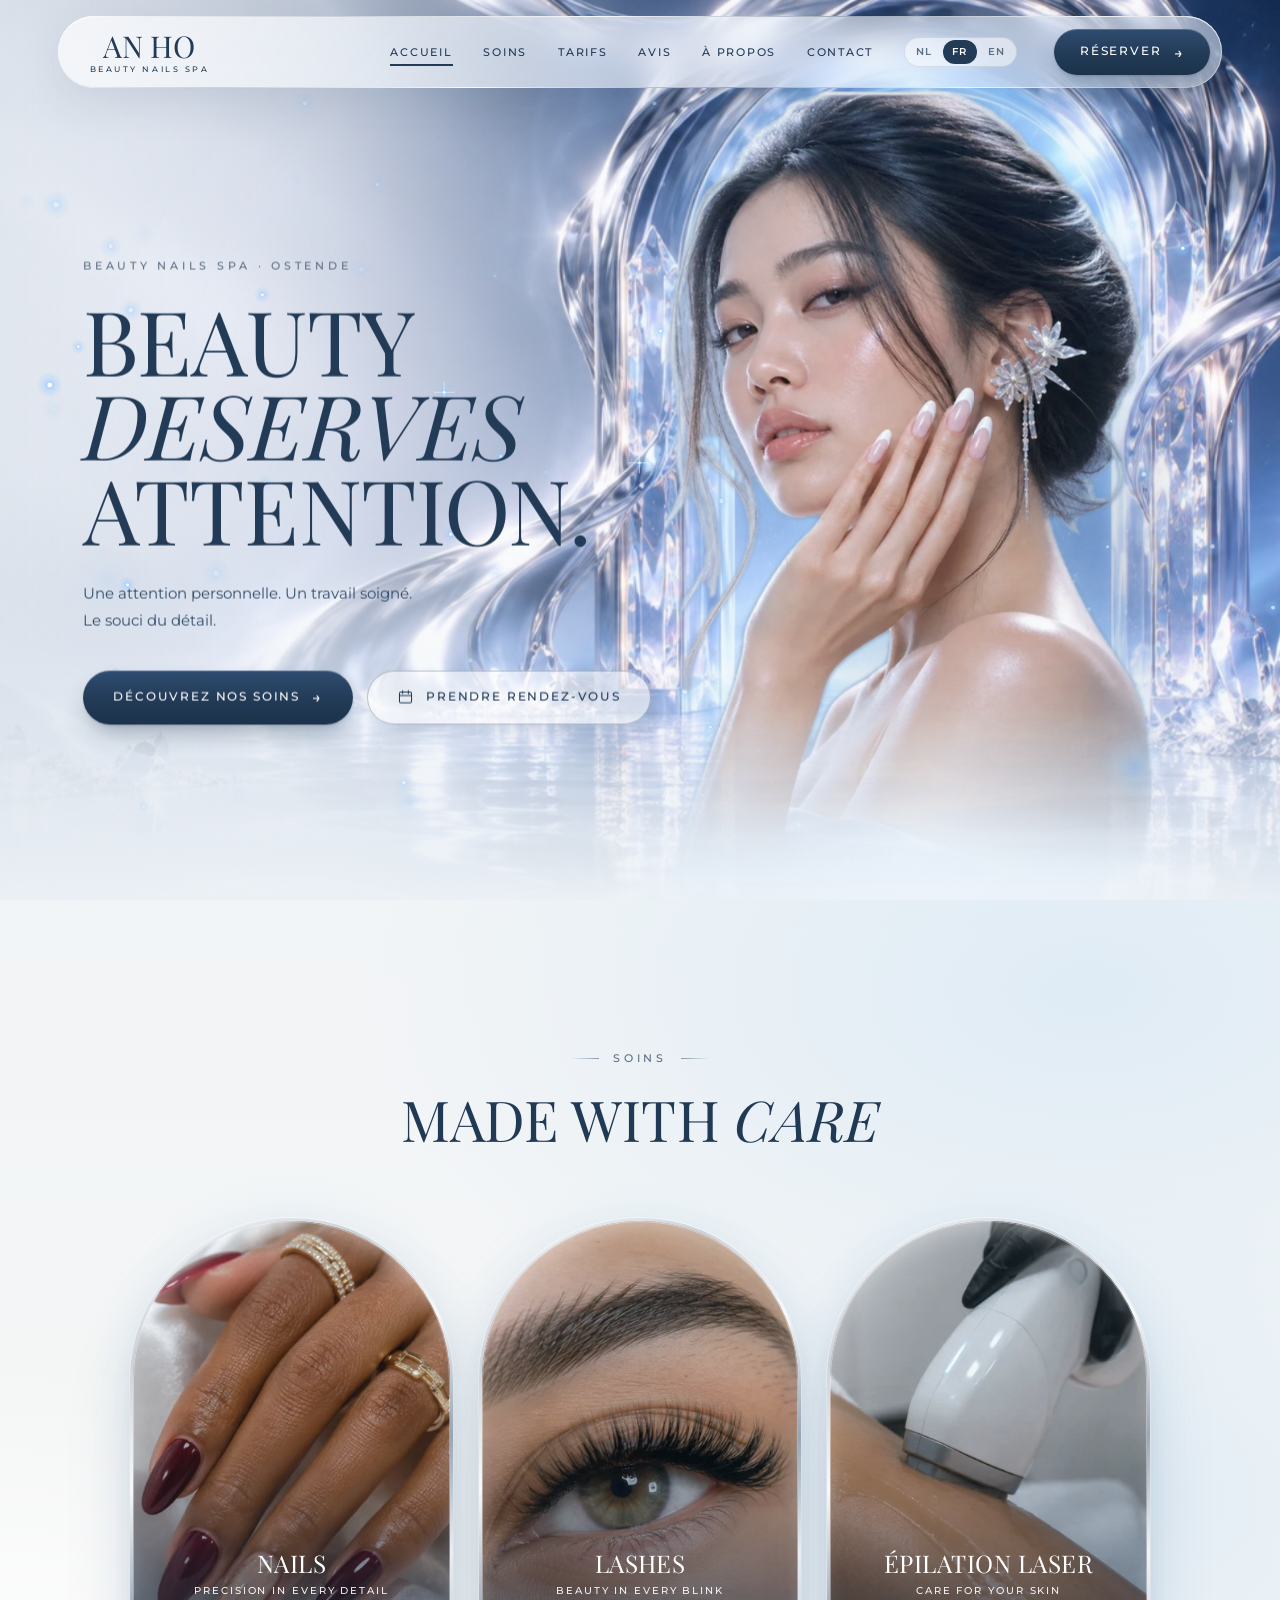
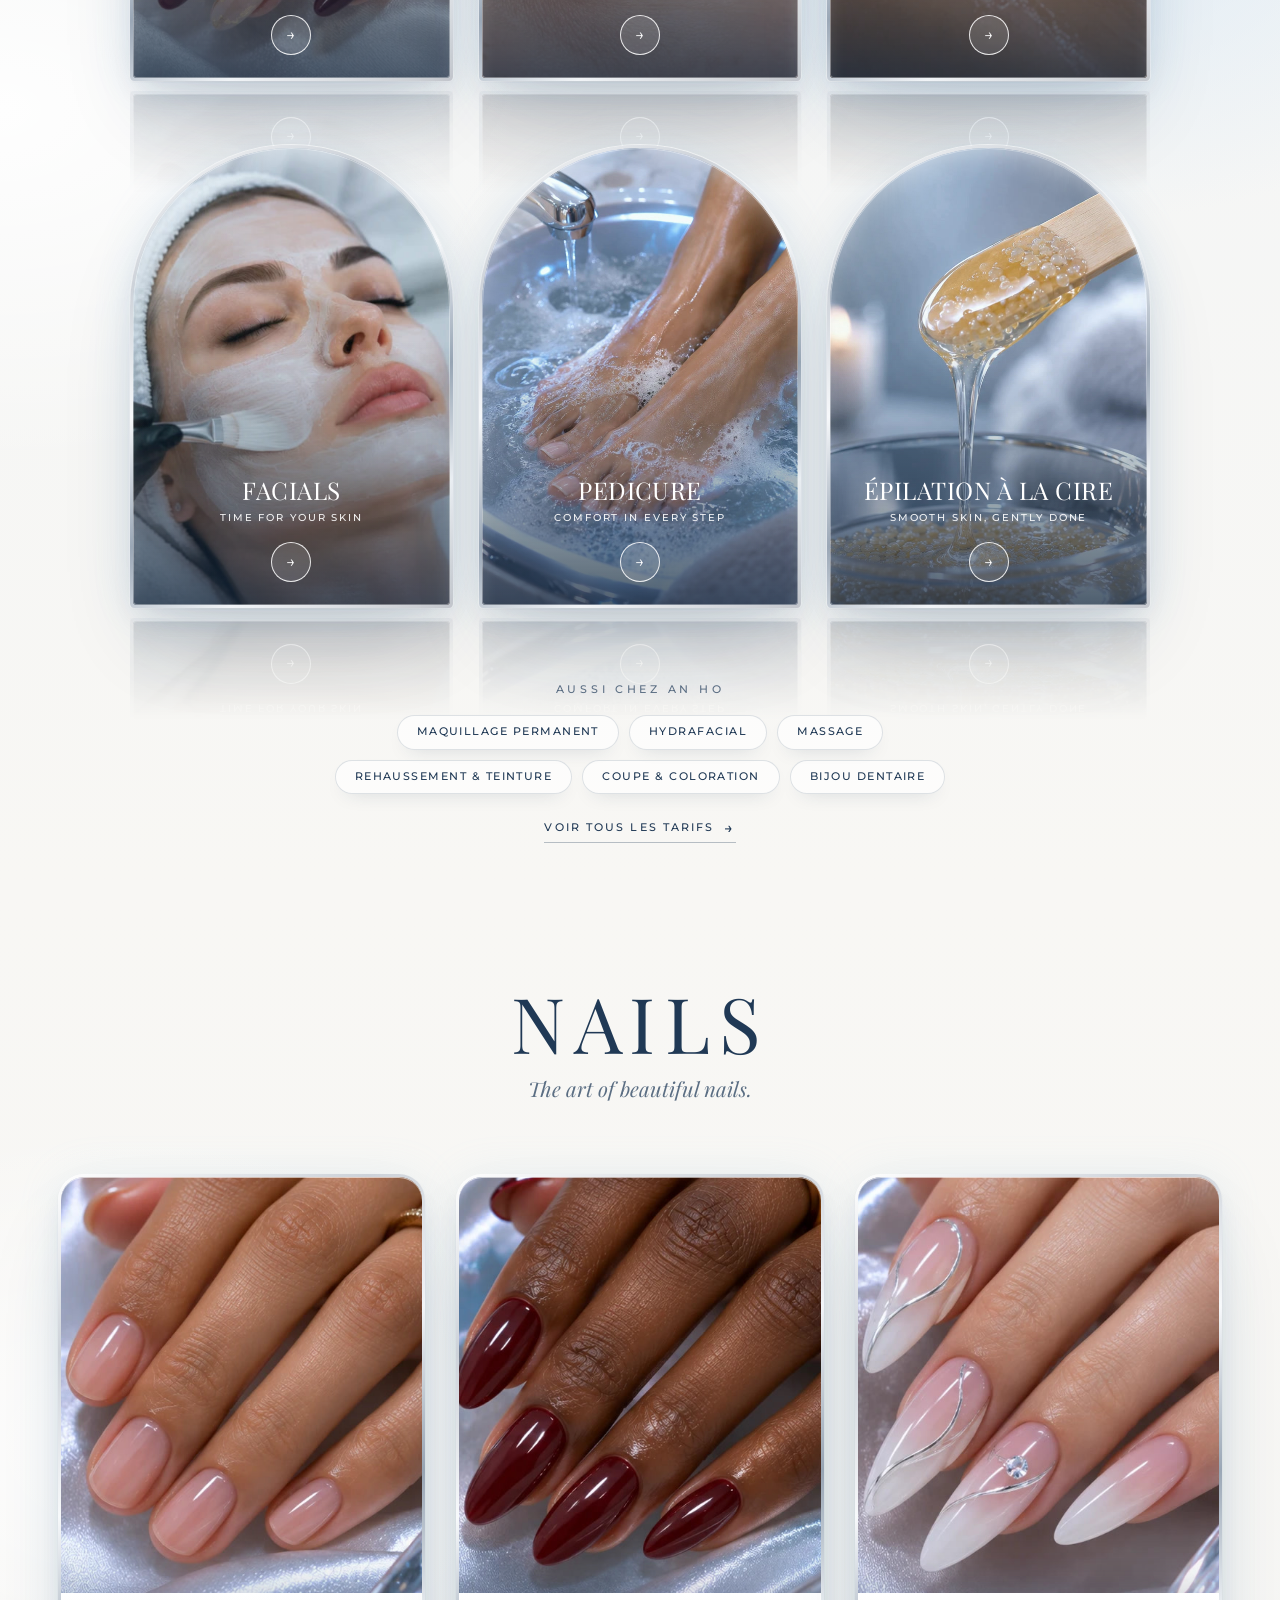
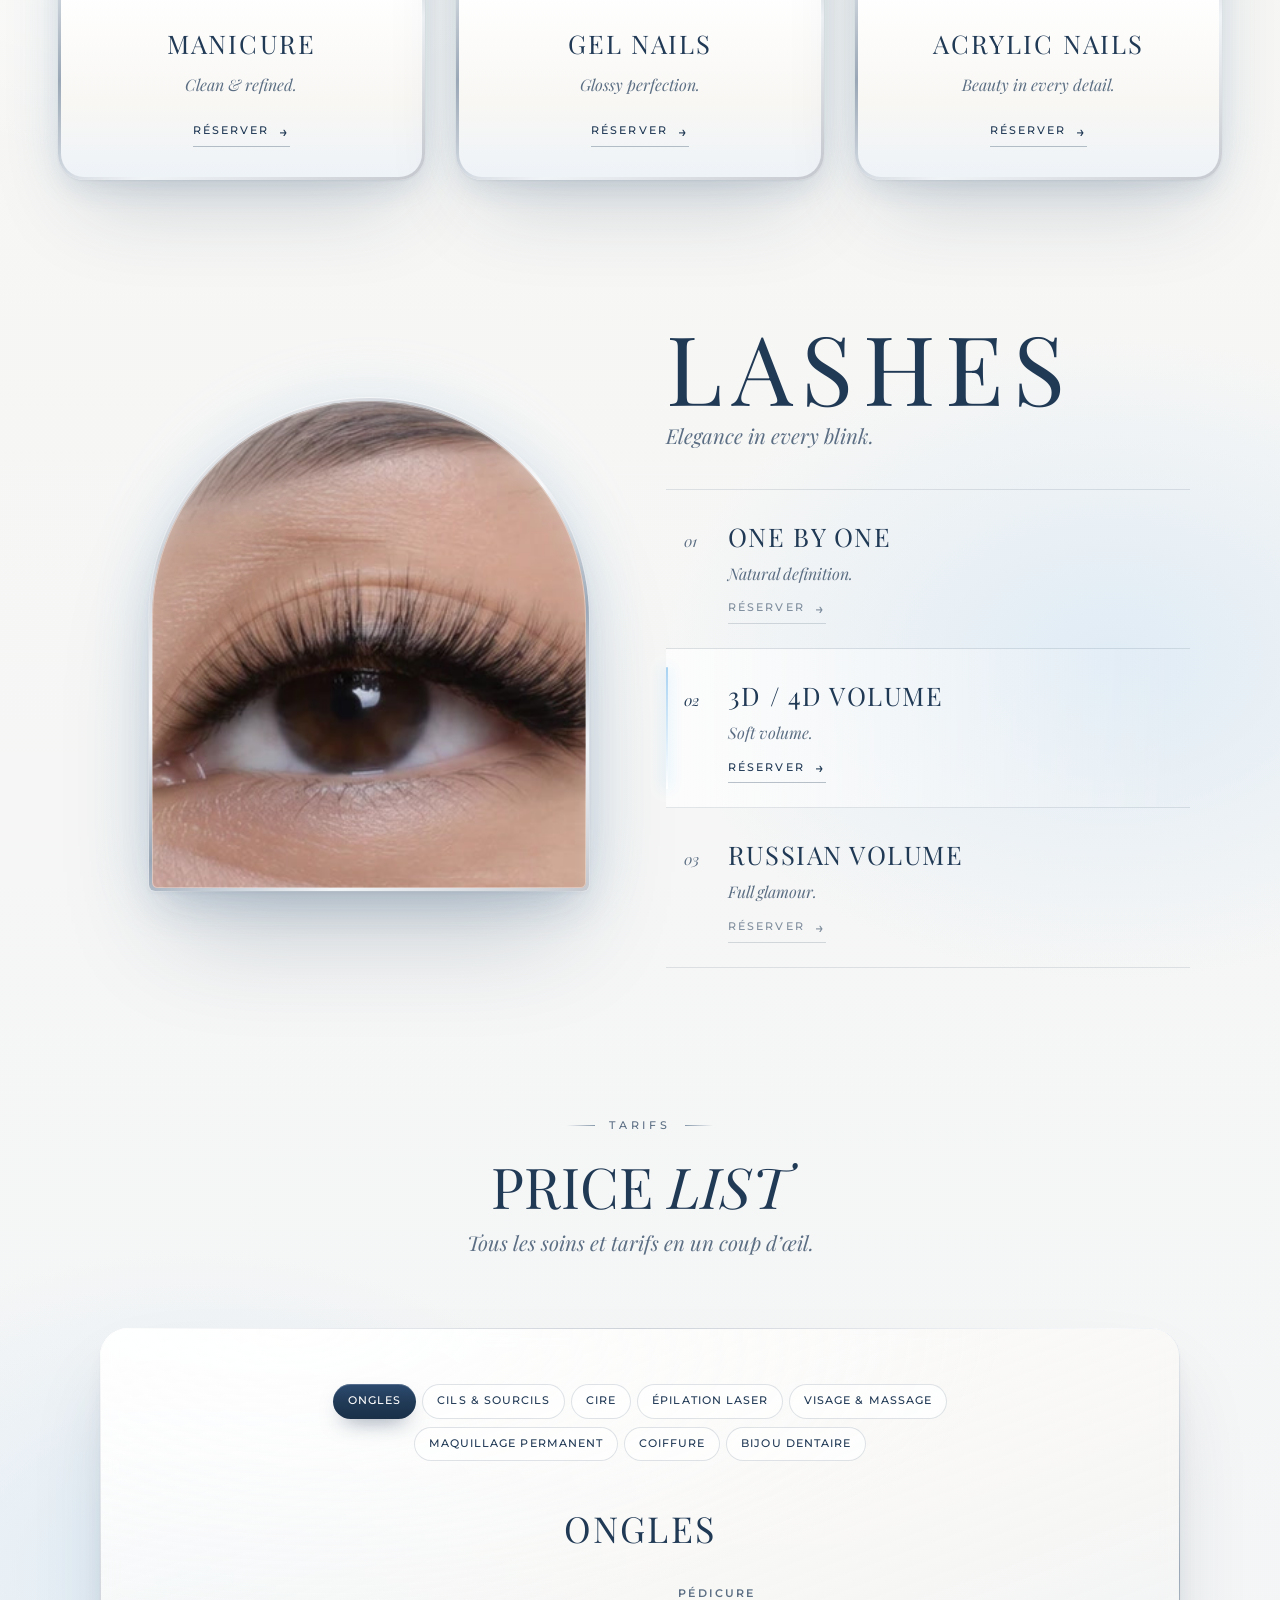
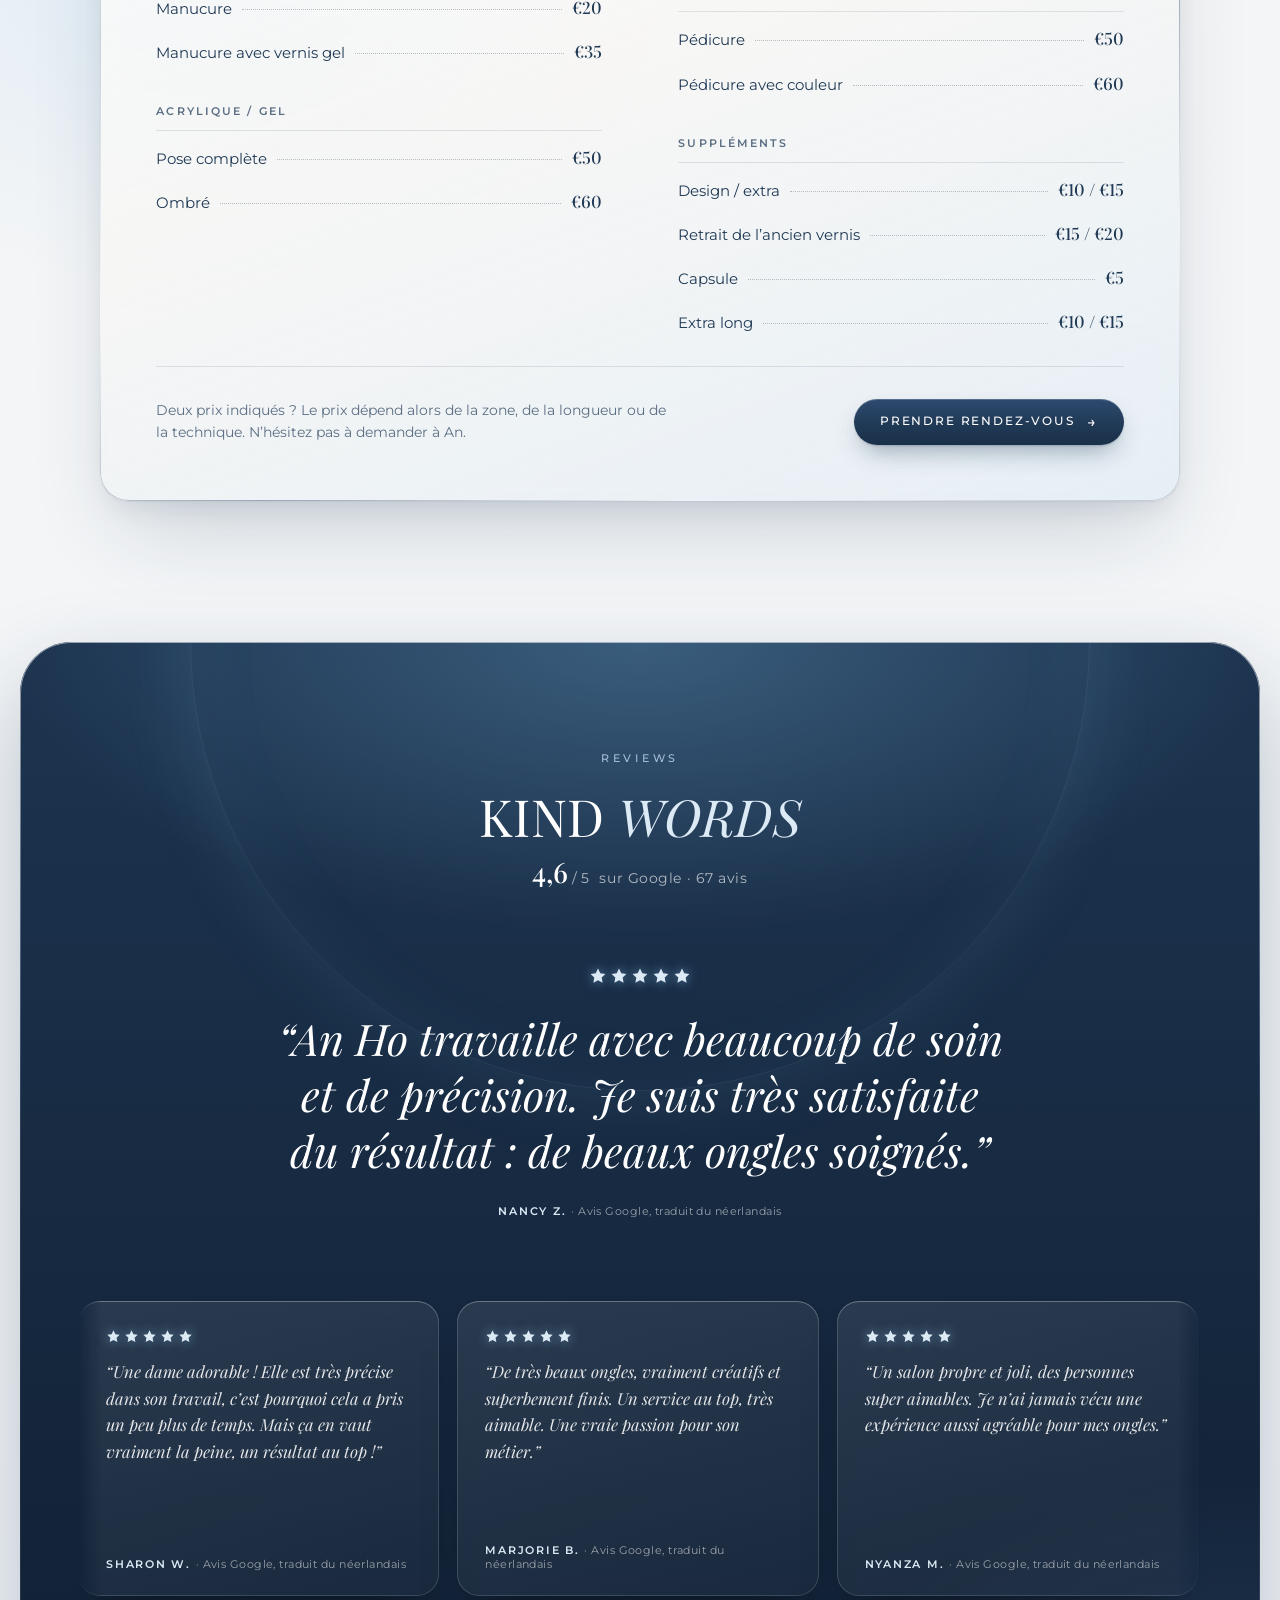
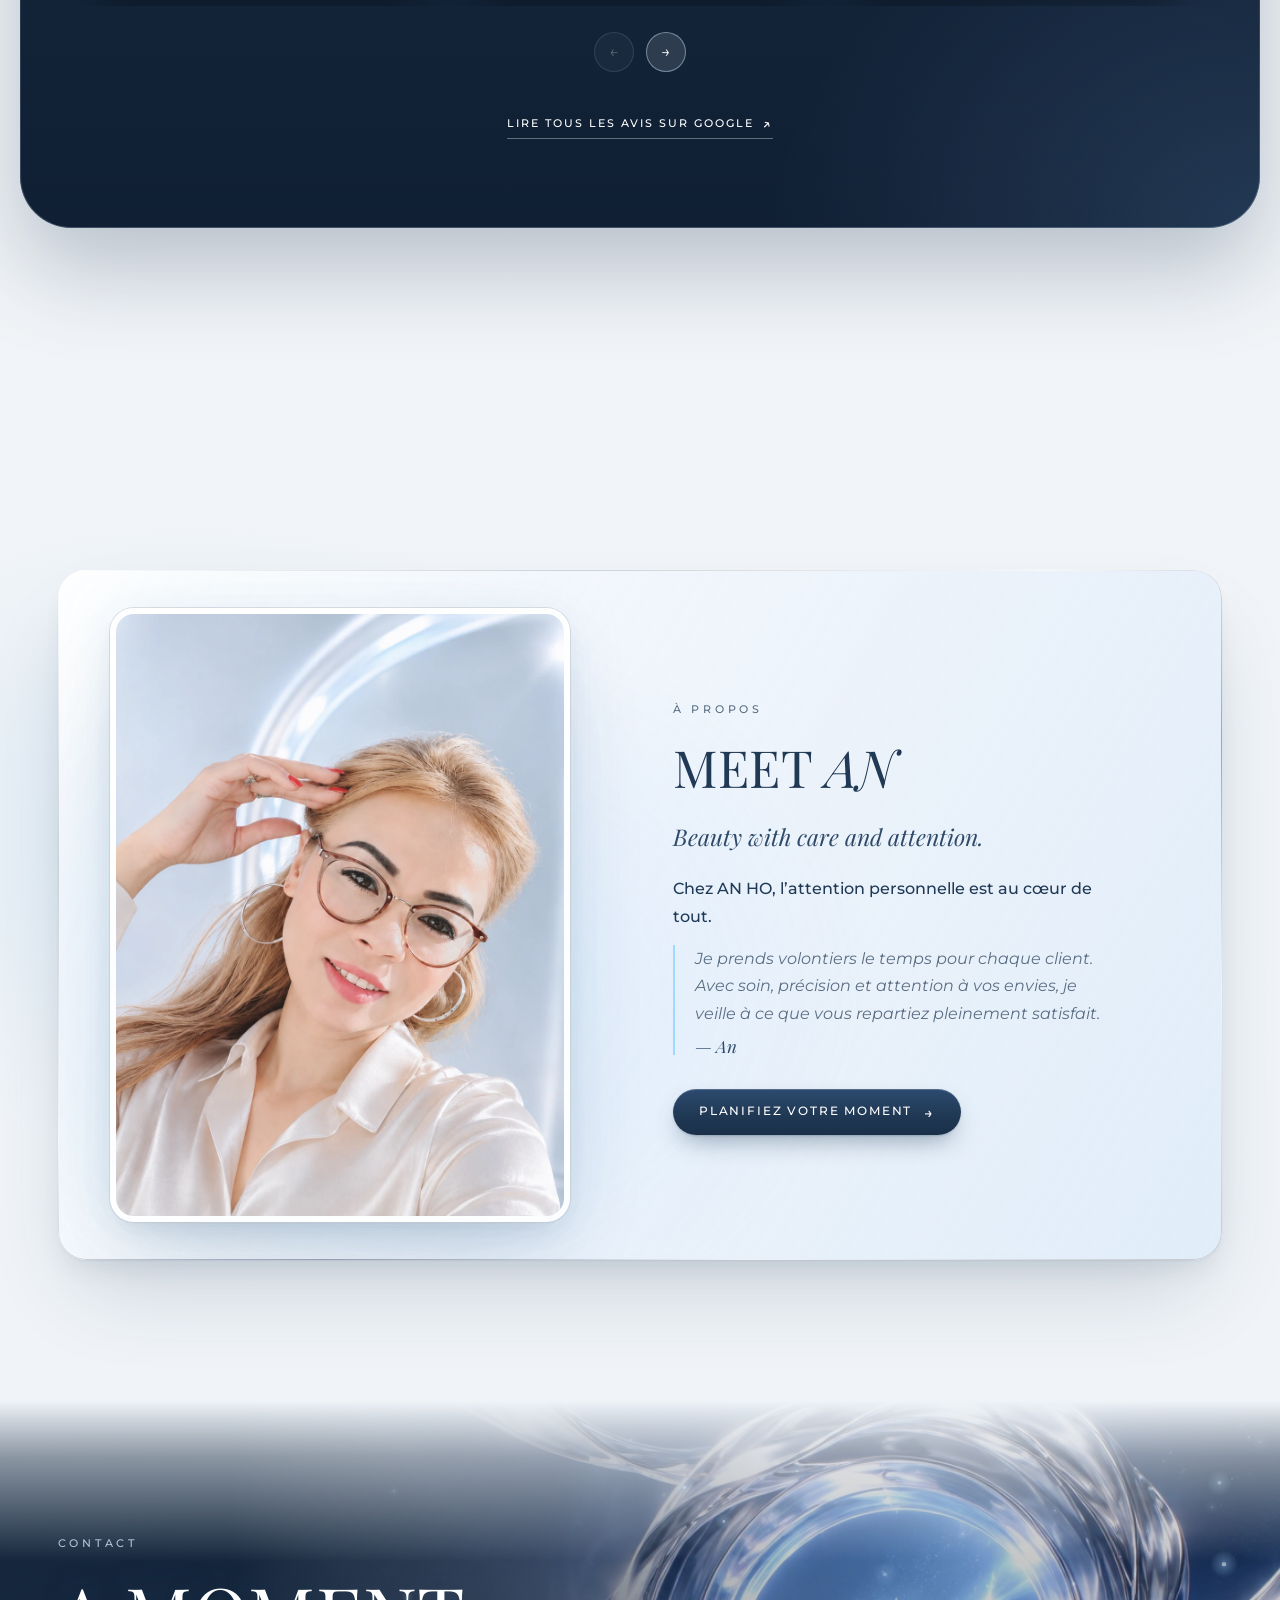
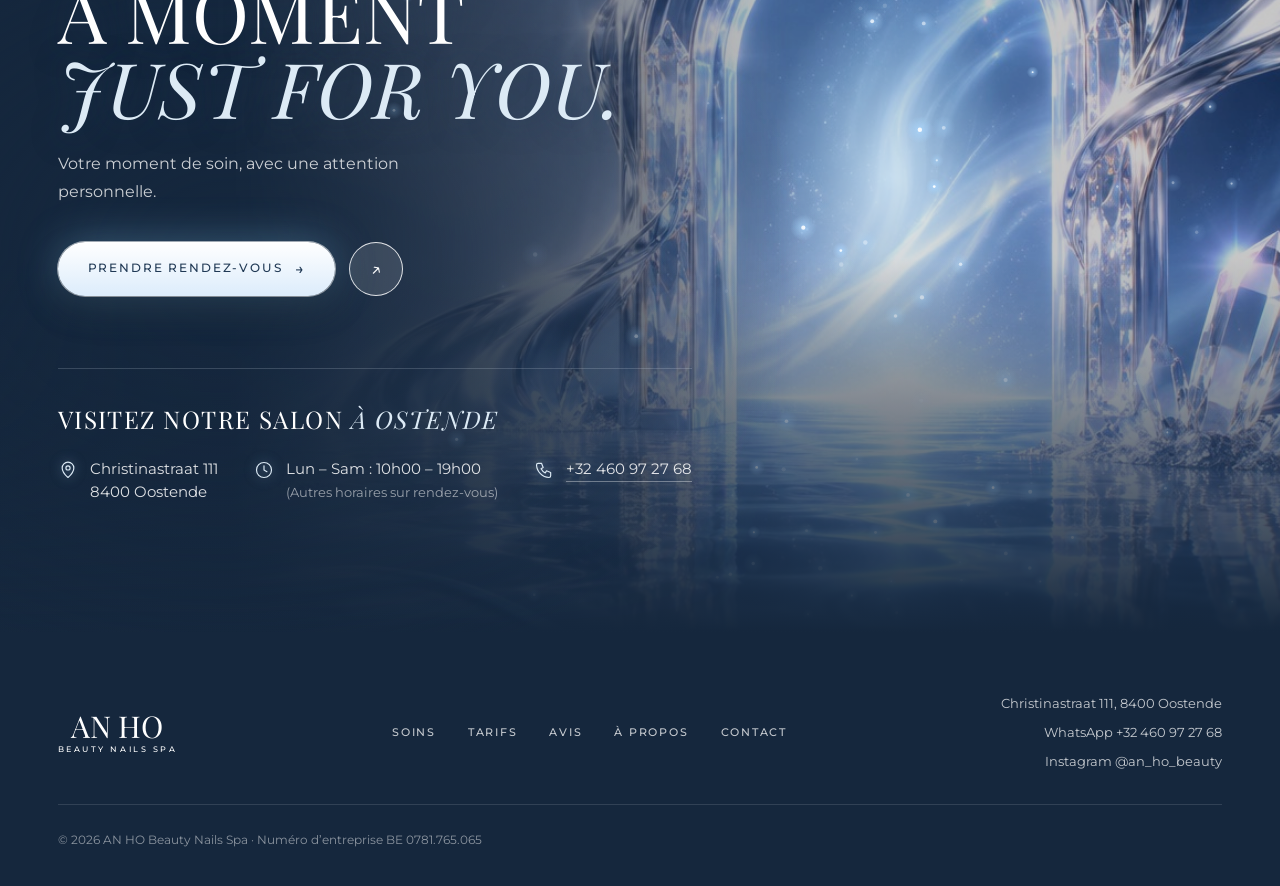
<file: fr/index.html>
<!doctype html>
<html lang="fr">
<head>
  <meta charset="utf-8" />
  <meta name="viewport" content="width=device-width, initial-scale=1" />
  <meta name="theme-color" content="#EEF3F8" />
  <meta name="description" content="AN HO Beauty Nails Spa à Ostende : ongles, cils, épilation laser et soins du visage avec une attention personnelle, un travail soigné et le souci du détail. Prenez rendez-vous via WhatsApp." />
  <title>AN HO Beauty Nails Spa · Ostende</title>
  <link rel="alternate" hreflang="nl" href="https://anhobeauty.com/" />
  <link rel="alternate" hreflang="fr" href="https://anhobeauty.com/fr/" />
  <link rel="alternate" hreflang="en" href="https://anhobeauty.com/en/" />
  <link rel="alternate" hreflang="x-default" href="https://anhobeauty.com/" />
  <link rel="preconnect" href="https://fonts.googleapis.com" />
  <link rel="preconnect" href="https://fonts.gstatic.com" crossorigin />
  <link href="https://fonts.googleapis.com/css2?family=Montserrat:wght@300;400;500;600&family=Playfair+Display:ital,wght@0,400;0,500;1,400;1,500&display=swap" rel="stylesheet" />
  <link rel="preload" href="../media/portal.jpg" as="image" />
  <link rel="preload" href="../media/hero-model.webp" as="image" />
  <link rel="stylesheet" href="../styles.css?v=20261126c" />
</head>
<body>
  <a class="skip" href="#main">Aller au contenu</a>

  <!-- ================= HEADER ================= -->
  <header class="header" id="header">
    <a class="logo" href="#home" aria-label="AN HO Beauty Nails Spa, retour en haut">
      <span class="logo-main">AN HO</span>
      <span class="logo-sub">Beauty Nails Spa</span>
    </a>
    <nav class="nav" id="nav" aria-label="Menu principal">
      <a href="#home" class="is-current">Accueil</a>
      <a href="#behandelingen">Soins</a>
      <a href="#prijzen">Tarifs</a>
      <a href="#reviews">Avis</a>
      <a href="#over-ons">À propos</a>
      <a href="#contact">Contact</a>
      <span class="lang-switch" role="group" aria-label="Langue"><a href="/" lang="nl" hreflang="nl">NL</a><a href="/fr/" lang="fr" hreflang="fr" aria-current="page">FR</a><a href="/en/" lang="en" hreflang="en">EN</a></span>
      <a class="btn btn-primary nav-cta" href="https://wa.me/32460972768?text=Bonjour%20AN%20HO%2C%20je%20souhaite%20prendre%20rendez-vous." target="_blank" rel="noreferrer">Réserver <span class="arrow" aria-hidden="true">→</span></a>
    </nav>
    <span class="lang-switch lang-mobile" role="group" aria-label="Langue"><a href="/" lang="nl" hreflang="nl">NL</a><a href="/fr/" lang="fr" hreflang="fr" aria-current="page">FR</a><a href="/en/" lang="en" hreflang="en">EN</a></span>
    <button class="menu-btn" id="menu-btn" type="button" aria-expanded="false" aria-controls="nav" aria-label="Ouvrir le menu">
      <span></span><span></span><span></span>
    </button>
  </header>

  <main id="main">

    <!-- ================= HERO — portaal + gefotografeerde hand ================= -->
    <section class="hero" id="home" aria-labelledby="hero-title">
      <div class="hero-stage">
        <div class="hero-bg" aria-hidden="true">
          <video class="hero-bg-video" src="../media/portal-loop.mp4" poster="../media/portal.jpg" muted loop playsinline preload="auto" disablepictureinpicture></video>
          <span class="hero-arch-glow"></span>
          <span class="hero-arch-glint"></span>
        </div>
        <div class="hero-veil" aria-hidden="true"></div>
        <canvas class="hero-particles hero-particles-back" aria-hidden="true"></canvas>
        <div class="hero-model" aria-hidden="true">
          <div class="hero-model-float">
            <img src="../media/hero-model.webp" alt="" width="740" height="1199" fetchpriority="high" />
            <span class="hero-model-tint"></span>
            <span class="hero-model-rim rim-left"></span>
            <span class="hero-model-rim rim-right"></span>
          </div>
        </div>
        <div class="hero-haze" aria-hidden="true"></div>
        <canvas class="hero-particles hero-particles-front" aria-hidden="true"></canvas>

        <div class="hero-content">
          <p class="eyebrow">Beauty Nails Spa · Ostende</p>
          <h1 id="hero-title">Beauty<br /><em>deserves</em><br />attention.</h1>
          <p class="hero-intro"><span>Une attention personnelle.</span> <span>Un travail soigné.</span> <span>Le souci du détail.</span></p>
          <div class="hero-actions">
            <a class="btn btn-primary btn-lg" href="#behandelingen">Découvrez nos soins <span class="arrow" aria-hidden="true">→</span></a>
            <a class="btn btn-glass btn-lg" href="https://wa.me/32460972768?text=Bonjour%20AN%20HO%2C%20je%20souhaite%20prendre%20rendez-vous." target="_blank" rel="noreferrer">
              <svg viewBox="0 0 24 24" aria-hidden="true"><rect x="3.5" y="5" width="17" height="15" rx="2"/><path d="M3.5 10h17M8 3v4M16 3v4"/></svg>
              Prendre rendez-vous
            </a>
          </div>
        </div>
      </div>
    </section>

    <!-- ================= BEHANDELINGEN — glazen portalen ================= -->
    <section class="treatments" id="behandelingen" aria-labelledby="treat-title">
      <div class="section-head reveal">
        <p class="eyebrow">Soins</p>
        <h2 id="treat-title">Made with <em>care</em></h2>
      </div>
      <div class="arch-grid">
        <a class="arch reveal" href="#nails">
          <span class="arch-frame" data-parallax><span class="arch-clip"><img class="arch-photo arch-nails" src="../media/treat-nails.jpg?v=2" alt="Main aux ongles bordeaux et bagues dorées sur satin blanc nacré" loading="lazy" width="488" height="667" /></span></span>
          <span class="arch-info">
            <span class="arch-title">Nails</span>
            <span class="arch-sub">Precision in every detail</span>
            <span class="circle" aria-hidden="true">→</span>
          </span>
        </a>
        <a class="arch reveal" href="#lashes">
          <span class="arch-frame" data-parallax><span class="arch-clip"><img class="arch-photo arch-lashes" src="../media/treat-lashes.jpg?v=2" alt="Gros plan d’un œil avec des extensions de cils posées par une professionnelle" loading="lazy" width="488" height="667" /></span></span>
          <span class="arch-info">
            <span class="arch-title">Lashes</span>
            <span class="arch-sub">Beauty in every blink</span>
            <span class="circle" aria-hidden="true">→</span>
          </span>
        </a>
        <a class="arch reveal" href="https://wa.me/32460972768?text=Bonjour%20AN%20HO%2C%20je%20souhaite%20un%20rendez-vous%20pour%20une%20%C3%A9pilation%20laser." target="_blank" rel="noreferrer">
          <span class="arch-frame" data-parallax><span class="arch-clip"><img class="arch-photo arch-laser" src="../media/treat-laser.jpg?v=2" alt="Épilation laser : la praticienne pose l’appareil sur la peau" loading="lazy" width="488" height="667" /></span></span>
          <span class="arch-info">
            <span class="arch-title">Épilation laser</span>
            <span class="arch-sub">Care for your skin</span>
            <span class="circle" aria-hidden="true">→</span>
          </span>
        </a>
        <a class="arch reveal" href="https://wa.me/32460972768?text=Bonjour%20AN%20HO%2C%20je%20souhaite%20un%20rendez-vous%20pour%20un%20soin%20du%20visage." target="_blank" rel="noreferrer">
          <span class="arch-frame" data-parallax><span class="arch-clip"><img class="arch-photo arch-facials" src="../media/treat-facials.jpg?v=2" alt="Femme aux yeux fermés recevant un masque appliqué au pinceau" loading="lazy" width="488" height="667" /></span></span>
          <span class="arch-info">
            <span class="arch-title">Facials</span>
            <span class="arch-sub">Time for your skin</span>
            <span class="circle" aria-hidden="true">→</span>
          </span>
        </a>
        <a class="arch reveal" href="https://wa.me/32460972768?text=Bonjour%20AN%20HO%2C%20je%20souhaite%20un%20rendez-vous%20pour%20une%20p%C3%A9dicure." target="_blank" rel="noreferrer">
          <span class="arch-frame" data-parallax><span class="arch-clip"><img class="arch-photo arch-pedicure" src="../media/treat-pedicure.jpg" alt="Pieds dans un bain moussant pendant une pédicure" loading="lazy" width="683" height="1053" /></span></span>
          <span class="arch-info">
            <span class="arch-title">Pedicure</span>
            <span class="arch-sub">Comfort in every step</span>
            <span class="circle" aria-hidden="true">→</span>
          </span>
        </a>
        <a class="arch reveal" href="https://wa.me/32460972768?text=Bonjour%20AN%20HO%2C%20je%20souhaite%20un%20rendez-vous%20pour%20une%20%C3%A9pilation%20%C3%A0%20la%20cire." target="_blank" rel="noreferrer">
          <span class="arch-frame" data-parallax><span class="arch-clip"><img class="arch-photo arch-waxen" src="../media/treat-waxen.jpg" alt="Cire chaude qui coule d’une spatule en bois dans un bol en verre" loading="lazy" width="683" height="1053" /></span></span>
          <span class="arch-info">
            <span class="arch-title">Épilation à la cire</span>
            <span class="arch-sub">Smooth skin, gently done</span>
            <span class="circle" aria-hidden="true">→</span>
          </span>
        </a>
      </div>
      <div class="also reveal">
        <p class="also-label">Aussi chez AN HO</p>
        <ul class="also-list">
          <li><a href="#prijzen" data-tab="pmu">Maquillage permanent</a></li>
          <li><a href="#prijzen" data-tab="gezicht">Hydrafacial</a></li>
          <li><a href="#prijzen" data-tab="gezicht">Massage</a></li>
          <li><a href="#prijzen" data-tab="wimpers">Rehaussement &amp; teinture</a></li>
          <li><a href="#prijzen" data-tab="haar">Coupe &amp; coloration</a></li>
          <li><a href="#prijzen" data-tab="tanden">Bijou dentaire</a></li>
        </ul>
        <a class="nail-link also-all" href="#prijzen">Voir tous les tarifs <span class="arrow" aria-hidden="true">→</span></a>
      </div>
    </section>

    <!-- ================= NAILS — drie diensten ================= -->
    <section class="nails" id="nails" aria-labelledby="nails-title">
      <div class="section-head reveal">
        <h2 id="nails-title">Nails</h2>
        <p class="section-sub">The art of beautiful nails.</p>
      </div>
      <div class="nail-grid">
        <article class="nail-card reveal">
          <div class="nail-img" data-parallax><img src="../media/nails-manicure.jpg?v=2" alt="Gros plan d’ongles soignés avec un vernis nude brillant" loading="lazy" width="548" height="941" /></div>
          <div class="nail-body">
            <h3>Manicure</h3>
            <p class="nail-tag">Clean &amp; refined.</p>
            <a class="nail-link" href="https://wa.me/32460972768?text=Bonjour%20AN%20HO%2C%20je%20souhaite%20un%20rendez-vous%20pour%20une%20manucure." target="_blank" rel="noreferrer">Réserver <span class="arrow" aria-hidden="true">→</span></a>
          </div>
        </article>
        <article class="nail-card reveal">
          <div class="nail-img" data-parallax><img src="../media/nails-gel.jpg?v=2" alt="Gros plan d’ongles en gel bordeaux brillants" loading="lazy" width="548" height="941" /></div>
          <div class="nail-body">
            <h3>Gel nails</h3>
            <p class="nail-tag">Glossy perfection.</p>
            <a class="nail-link" href="https://wa.me/32460972768?text=Bonjour%20AN%20HO%2C%20je%20souhaite%20un%20rendez-vous%20pour%20des%20ongles%20en%20gel." target="_blank" rel="noreferrer">Réserver <span class="arrow" aria-hidden="true">→</span></a>
          </div>
        </article>
        <article class="nail-card reveal">
          <div class="nail-img" data-parallax><img src="../media/nails-acrylic.jpg?v=2" alt="Gros plan de longs ongles en acrylique avec de fins détails argentés" loading="lazy" width="548" height="941" /></div>
          <div class="nail-body">
            <h3>Acrylic nails</h3>
            <p class="nail-tag">Beauty in every detail.</p>
            <a class="nail-link" href="https://wa.me/32460972768?text=Bonjour%20AN%20HO%2C%20je%20souhaite%20un%20rendez-vous%20pour%20des%20ongles%20en%20acrylique." target="_blank" rel="noreferrer">Réserver <span class="arrow" aria-hidden="true">→</span></a>
          </div>
        </article>
      </div>
    </section>

    <!-- ================= LASHES — één groot beeld, drie technieken als rustige lijst ================= -->
    <section class="lashes" id="lashes" aria-labelledby="lashes-title">
      <div class="lash-layout">
        <div class="lash-stage reveal">
          <div class="lash-frame" data-parallax>
          <div class="lash-clip">
          <img class="lash-photo" src="../media/lashes-onebyone.jpg" alt="Gros plan d’extensions de cils naturelles one by one" loading="lazy" width="424" height="378" />
          <img class="lash-photo is-active" src="../media/lashes-volume.jpg" alt="Gros plan de cils volume 3D/4D légers" loading="lazy" width="424" height="378" />
          <img class="lash-photo" src="../media/lashes-russian.jpg" alt="Gros plan de cils volume russe denses" loading="lazy" width="424" height="378" />
            </div>
          </div>
        </div>
        <div class="lash-side">
          <div class="lash-head reveal">
            <h2 id="lashes-title">Lashes</h2>
            <p class="section-sub">Elegance in every blink.</p>
          </div>
          <ol class="lash-list reveal">
          <li class="lash-item" data-lash="0">
            <span class="lash-num" aria-hidden="true">01</span>
            <div class="lash-text">
              <h3>One by one</h3>
              <p class="nail-tag">Natural definition.</p>
            </div>
            <a class="nail-link" href="https://wa.me/32460972768?text=Bonjour%20AN%20HO%2C%20je%20souhaite%20un%20rendez-vous%20pour%20des%20extensions%20de%20cils%20one%20by%20one." target="_blank" rel="noreferrer">Réserver <span class="arrow" aria-hidden="true">→</span></a>
          </li>
          <li class="lash-item is-active" data-lash="1">
            <span class="lash-num" aria-hidden="true">02</span>
            <div class="lash-text">
              <h3>3D / 4D volume</h3>
              <p class="nail-tag">Soft volume.</p>
            </div>
            <a class="nail-link" href="https://wa.me/32460972768?text=Bonjour%20AN%20HO%2C%20je%20souhaite%20un%20rendez-vous%20pour%20des%20cils%20volume%203D%2F4D." target="_blank" rel="noreferrer">Réserver <span class="arrow" aria-hidden="true">→</span></a>
          </li>
          <li class="lash-item" data-lash="2">
            <span class="lash-num" aria-hidden="true">03</span>
            <div class="lash-text">
              <h3>Russian volume</h3>
              <p class="nail-tag">Full glamour.</p>
            </div>
            <a class="nail-link" href="https://wa.me/32460972768?text=Bonjour%20AN%20HO%2C%20je%20souhaite%20un%20rendez-vous%20pour%20des%20cils%20volume%20russe." target="_blank" rel="noreferrer">Réserver <span class="arrow" aria-hidden="true">→</span></a>
          </li>
          </ol>
        </div>
      </div>
    </section>

    <!-- ================= PRIJZEN — volledige prijslijst (inhoud komt uit tools/prijzen.js) ================= -->
    <section class="prices" id="prijzen" aria-labelledby="prices-title">
      <div class="section-head reveal">
        <p class="eyebrow">Tarifs</p>
        <h2 id="prices-title">Price <em>list</em></h2>
        <p class="section-sub">Tous les soins et tarifs en un coup d’œil.</p>
      </div>
      <div class="glass prices-panel reveal">
        <!-- PRIJZEN:START — gegenereerd uit tools/prijzen.js, niet met de hand aanpassen -->
        <div class="pl-tabs" role="tablist" aria-label="Catégories">
          <button class="pl-tab" type="button" role="tab" id="pl-tab-nails" aria-controls="pl-nails" aria-selected="true">Ongles</button>
          <button class="pl-tab" type="button" role="tab" id="pl-tab-wimpers" aria-controls="pl-wimpers" aria-selected="false" tabindex="-1">Cils &amp; sourcils</button>
          <button class="pl-tab" type="button" role="tab" id="pl-tab-waxen" aria-controls="pl-waxen" aria-selected="false" tabindex="-1">Cire</button>
          <button class="pl-tab" type="button" role="tab" id="pl-tab-laser" aria-controls="pl-laser" aria-selected="false" tabindex="-1">Épilation laser</button>
          <button class="pl-tab" type="button" role="tab" id="pl-tab-gezicht" aria-controls="pl-gezicht" aria-selected="false" tabindex="-1">Visage &amp; massage</button>
          <button class="pl-tab" type="button" role="tab" id="pl-tab-pmu" aria-controls="pl-pmu" aria-selected="false" tabindex="-1">Maquillage permanent</button>
          <button class="pl-tab" type="button" role="tab" id="pl-tab-haar" aria-controls="pl-haar" aria-selected="false" tabindex="-1">Coiffure</button>
          <button class="pl-tab" type="button" role="tab" id="pl-tab-tanden" aria-controls="pl-tanden" aria-selected="false" tabindex="-1">Bijou dentaire</button>
        </div>
        <div class="pl-panel" id="pl-nails" role="tabpanel" aria-labelledby="pl-tab-nails" tabindex="0">
          <h3 class="pl-title">Ongles</h3>
          <div class="pl-groups">
            <div class="pl-group">
              <ul class="pl-list">
                <li class="pl-row"><span class="pl-n">Manucure</span><span class="pl-dots" aria-hidden="true"></span><span class="pl-p">€20</span></li>
                <li class="pl-row"><span class="pl-n">Manucure avec vernis gel</span><span class="pl-dots" aria-hidden="true"></span><span class="pl-p">€35</span></li>
              </ul>
            </div>
            <div class="pl-group">
              <h4 class="pl-group-title">Acrylique / gel</h4>
              <ul class="pl-list">
                <li class="pl-row"><span class="pl-n">Pose complète</span><span class="pl-dots" aria-hidden="true"></span><span class="pl-p">€50</span></li>
                <li class="pl-row"><span class="pl-n">Ombré</span><span class="pl-dots" aria-hidden="true"></span><span class="pl-p">€60</span></li>
              </ul>
            </div>
            <div class="pl-group">
              <h4 class="pl-group-title">Pédicure</h4>
              <ul class="pl-list">
                <li class="pl-row"><span class="pl-n">Pédicure</span><span class="pl-dots" aria-hidden="true"></span><span class="pl-p">€50</span></li>
                <li class="pl-row"><span class="pl-n">Pédicure avec couleur</span><span class="pl-dots" aria-hidden="true"></span><span class="pl-p">€60</span></li>
              </ul>
            </div>
            <div class="pl-group">
              <h4 class="pl-group-title">Suppléments</h4>
              <ul class="pl-list">
                <li class="pl-row"><span class="pl-n">Design / extra</span><span class="pl-dots" aria-hidden="true"></span><span class="pl-p">€10 / €15</span></li>
                <li class="pl-row"><span class="pl-n">Retrait de l’ancien vernis</span><span class="pl-dots" aria-hidden="true"></span><span class="pl-p">€15 / €20</span></li>
                <li class="pl-row"><span class="pl-n">Capsule</span><span class="pl-dots" aria-hidden="true"></span><span class="pl-p">€5</span></li>
                <li class="pl-row"><span class="pl-n">Extra long</span><span class="pl-dots" aria-hidden="true"></span><span class="pl-p">€10 / €15</span></li>
              </ul>
            </div>
          </div>
        </div>
        <div class="pl-panel" id="pl-wimpers" role="tabpanel" aria-labelledby="pl-tab-wimpers" tabindex="0">
          <h3 class="pl-title">Cils &amp; sourcils</h3>
          <div class="pl-groups">
            <div class="pl-group">
              <h4 class="pl-group-title">Extensions de cils · classique</h4>
              <ul class="pl-list">
                <li class="pl-row"><span class="pl-n">1/1</span><span class="pl-dots" aria-hidden="true"></span><span class="pl-p">€90</span></li>
                <li class="pl-row"><span class="pl-n">2D / 3D</span><span class="pl-dots" aria-hidden="true"></span><span class="pl-p">€100</span></li>
              </ul>
            </div>
            <div class="pl-group">
              <h4 class="pl-group-title">Extensions de cils · volume</h4>
              <ul class="pl-list">
                <li class="pl-row"><span class="pl-n">4D / 5D</span><span class="pl-dots" aria-hidden="true"></span><span class="pl-p">€110</span></li>
                <li class="pl-row"><span class="pl-n">6D / 7D</span><span class="pl-dots" aria-hidden="true"></span><span class="pl-p">€130</span></li>
                <li class="pl-row"><span class="pl-n">Couleur en plus / retrait</span><span class="pl-dots" aria-hidden="true"></span><span class="pl-p">€30</span></li>
              </ul>
            </div>
            <div class="pl-group">
              <h4 class="pl-group-title">Remplissage</h4>
              <ul class="pl-list">
                <li class="pl-row"><span class="pl-n">60 minutes</span><span class="pl-dots" aria-hidden="true"></span><span class="pl-p">€50 / €60</span></li>
              </ul>
            </div>
            <div class="pl-group">
              <h4 class="pl-group-title">Teinture</h4>
              <ul class="pl-list">
                <li class="pl-row"><span class="pl-n">Cils ou sourcils</span><span class="pl-dots" aria-hidden="true"></span><span class="pl-p">€30</span></li>
                <li class="pl-row"><span class="pl-n">Cils et sourcils</span><span class="pl-dots" aria-hidden="true"></span><span class="pl-p">€55</span></li>
              </ul>
            </div>
            <div class="pl-group">
              <h4 class="pl-group-title">Rehaussement</h4>
              <ul class="pl-list">
                <li class="pl-row"><span class="pl-n">Cils ou sourcils</span><span class="pl-dots" aria-hidden="true"></span><span class="pl-p">€50 / €55</span></li>
                <li class="pl-row"><span class="pl-n">Cils et sourcils</span><span class="pl-dots" aria-hidden="true"></span><span class="pl-p">€100</span></li>
              </ul>
            </div>
          </div>
        </div>
        <div class="pl-panel" id="pl-waxen" role="tabpanel" aria-labelledby="pl-tab-waxen" tabindex="0">
          <h3 class="pl-title">Cire</h3>
          <div class="pl-groups">
            <div class="pl-group">
              <ul class="pl-list">
                <li class="pl-row"><span class="pl-n">Mise en forme des sourcils</span><span class="pl-dots" aria-hidden="true"></span><span class="pl-p">€15 / €20</span></li>
                <li class="pl-row"><span class="pl-n">Lèvre supérieure ou inférieure / menton</span><span class="pl-dots" aria-hidden="true"></span><span class="pl-p">€15</span></li>
                <li class="pl-row"><span class="pl-n">Sourcils + lèvre supérieure</span><span class="pl-dots" aria-hidden="true"></span><span class="pl-p">€25</span></li>
                <li class="pl-row"><span class="pl-n">Joues</span><span class="pl-dots" aria-hidden="true"></span><span class="pl-p">€15</span></li>
                <li class="pl-row"><span class="pl-n">Visage complet</span><span class="pl-dots" aria-hidden="true"></span><span class="pl-p">€50</span></li>
                <li class="pl-row"><span class="pl-n">Demi-bras / bras complets</span><span class="pl-dots" aria-hidden="true"></span><span class="pl-p">€30 / €40</span></li>
                <li class="pl-row"><span class="pl-n">Demi-jambes / jambes complètes</span><span class="pl-dots" aria-hidden="true"></span><span class="pl-p">€40 / €50</span></li>
                <li class="pl-row"><span class="pl-n">Aisselles</span><span class="pl-dots" aria-hidden="true"></span><span class="pl-p">€20</span></li>
                <li class="pl-row"><span class="pl-n">Dos / torse</span><span class="pl-dots" aria-hidden="true"></span><span class="pl-p">€50</span></li>
              </ul>
            </div>
          </div>
        </div>
        <div class="pl-panel" id="pl-laser" role="tabpanel" aria-labelledby="pl-tab-laser" tabindex="0">
          <h3 class="pl-title">Épilation laser</h3>
          <p class="pl-note">Laser Ice Diode · prix femme / homme</p>
          <div class="pl-groups">
            <div class="pl-group">
              <ul class="pl-list">
                <li class="pl-row"><span class="pl-n">Lèvre supérieure</span><span class="pl-dots" aria-hidden="true"></span><span class="pl-p">€45 / €60</span></li>
                <li class="pl-row"><span class="pl-n">Menton</span><span class="pl-dots" aria-hidden="true"></span><span class="pl-p">€50 / €60</span></li>
                <li class="pl-row"><span class="pl-n">Nez</span><span class="pl-dots" aria-hidden="true"></span><span class="pl-p">€40 / €45</span></li>
                <li class="pl-row"><span class="pl-n">Cou ou nuque</span><span class="pl-dots" aria-hidden="true"></span><span class="pl-p">€70 / €120</span></li>
                <li class="pl-row"><span class="pl-n">Joues</span><span class="pl-dots" aria-hidden="true"></span><span class="pl-p">€70 / €120</span></li>
                <li class="pl-row"><span class="pl-n">Entre les sourcils</span><span class="pl-dots" aria-hidden="true"></span><span class="pl-p">€35 / €45</span></li>
                <li class="pl-row"><span class="pl-n">Sourcils</span><span class="pl-dots" aria-hidden="true"></span><span class="pl-p">€50 / €55</span></li>
                <li class="pl-row"><span class="pl-n">Visage complet</span><span class="pl-dots" aria-hidden="true"></span><span class="pl-p">€195 / €250</span></li>
                <li class="pl-row"><span class="pl-n">Aisselles</span><span class="pl-dots" aria-hidden="true"></span><span class="pl-p">€75 / €95</span></li>
                <li class="pl-row"><span class="pl-n">Avant-bras</span><span class="pl-dots" aria-hidden="true"></span><span class="pl-p">€95 / €135</span></li>
                <li class="pl-row"><span class="pl-n">Bras</span><span class="pl-dots" aria-hidden="true"></span><span class="pl-p">€140 / €180</span></li>
                <li class="pl-row"><span class="pl-n">Bas des jambes avec genoux</span><span class="pl-dots" aria-hidden="true"></span><span class="pl-p">€160 / €190</span></li>
                <li class="pl-row"><span class="pl-n">Cuisses avec genoux</span><span class="pl-dots" aria-hidden="true"></span><span class="pl-p">€190 / €240</span></li>
                <li class="pl-row"><span class="pl-n">Jambes complètes</span><span class="pl-dots" aria-hidden="true"></span><span class="pl-p">€250 / €295</span></li>
                <li class="pl-row"><span class="pl-n">Maillot</span><span class="pl-dots" aria-hidden="true"></span><span class="pl-p">€120 / €150</span></li>
                <li class="pl-row"><span class="pl-n">Poitrine ou ventre</span><span class="pl-dots" aria-hidden="true"></span><span class="pl-p">€150 / €180</span></li>
                <li class="pl-row"><span class="pl-n">Dos</span><span class="pl-dots" aria-hidden="true"></span><span class="pl-p">€175 / €195</span></li>
              </ul>
            </div>
            <div class="pl-group">
              <h4 class="pl-group-title">Sans poils, 1 an</h4>
              <ul class="pl-list">
                <li class="pl-row"><span class="pl-n">Corps entier et visage</span><span class="pl-dots" aria-hidden="true"></span><span class="pl-p">€2450 / €2950</span></li>
                <li class="pl-row"><span class="pl-n">Visage</span><span class="pl-dots" aria-hidden="true"></span><span class="pl-p">€750 / €850</span></li>
              </ul>
            </div>
          </div>
        </div>
        <div class="pl-panel" id="pl-gezicht" role="tabpanel" aria-labelledby="pl-tab-gezicht" tabindex="0">
          <h3 class="pl-title">Visage &amp; massage</h3>
          <div class="pl-groups">
            <div class="pl-group">
              <h4 class="pl-group-title">Hydrafacial</h4>
              <ul class="pl-list">
                <li class="pl-row"><span class="pl-n">Bronze</span><span class="pl-dots" aria-hidden="true"></span><span class="pl-p">€125</span></li>
                <li class="pl-row"><span class="pl-n">Silver</span><span class="pl-dots" aria-hidden="true"></span><span class="pl-p">€150</span></li>
                <li class="pl-row"><span class="pl-n">Gold</span><span class="pl-dots" aria-hidden="true"></span><span class="pl-p">€175</span></li>
              </ul>
            </div>
            <div class="pl-group">
              <h4 class="pl-group-title">Massage</h4>
              <ul class="pl-list">
                <li class="pl-row"><span class="pl-n">Massage du visage (30 min)</span><span class="pl-dots" aria-hidden="true"></span><span class="pl-p">€40</span></li>
                <li class="pl-row"><span class="pl-n">Massage du visage + masque (45 min)</span><span class="pl-dots" aria-hidden="true"></span><span class="pl-p">€55</span></li>
                <li class="pl-row"><span class="pl-n">Dos, nuque et épaules (60 min)</span><span class="pl-dots" aria-hidden="true"></span><span class="pl-p">€70</span></li>
                <li class="pl-row"><span class="pl-n">Massage du corps pour femmes (90 min)</span><span class="pl-dots" aria-hidden="true"></span><span class="pl-p">€110</span></li>
              </ul>
            </div>
          </div>
        </div>
        <div class="pl-panel" id="pl-pmu" role="tabpanel" aria-labelledby="pl-tab-pmu" tabindex="0">
          <h3 class="pl-title">Maquillage permanent</h3>
          <div class="pl-groups">
            <div class="pl-group">
              <h4 class="pl-group-title">Sourcils</h4>
              <ul class="pl-list">
                <li class="pl-row"><span class="pl-n">Microblading ombré shading</span><span class="pl-dots" aria-hidden="true"></span><span class="pl-p">€350</span></li>
                <li class="pl-row"><span class="pl-n">Microblading + shading</span><span class="pl-dots" aria-hidden="true"></span><span class="pl-p">€400</span></li>
              </ul>
            </div>
            <div class="pl-group">
              <h4 class="pl-group-title">Eye-liner</h4>
              <ul class="pl-list">
                <li class="pl-row"><span class="pl-n">Supérieur</span><span class="pl-dots" aria-hidden="true"></span><span class="pl-p">€300</span></li>
                <li class="pl-row"><span class="pl-n">Inférieur</span><span class="pl-dots" aria-hidden="true"></span><span class="pl-p">€200</span></li>
                <li class="pl-row"><span class="pl-n">Eye-liner décoratif</span><span class="pl-dots" aria-hidden="true"></span><span class="pl-p">€450</span></li>
              </ul>
            </div>
            <div class="pl-group">
              <h4 class="pl-group-title">Lèvres</h4>
              <ul class="pl-list">
                <li class="pl-row"><span class="pl-n">Contour des lèvres</span><span class="pl-dots" aria-hidden="true"></span><span class="pl-p">€250</span></li>
                <li class="pl-row"><span class="pl-n">Glowlips / full lips</span><span class="pl-dots" aria-hidden="true"></span><span class="pl-p">€400</span></li>
                <li class="pl-row"><span class="pl-n">3D shading</span><span class="pl-dots" aria-hidden="true"></span><span class="pl-p">€350</span></li>
              </ul>
            </div>
            <div class="pl-group">
              <h4 class="pl-group-title">Retouches : sourcils, lèvres, eye-liner</h4>
              <ul class="pl-list">
                <li class="pl-row"><span class="pl-n">Après 8 – 10 semaines</span><span class="pl-dots" aria-hidden="true"></span><span class="pl-p">€50</span></li>
                <li class="pl-row"><span class="pl-n">Après 1 an</span><span class="pl-dots" aria-hidden="true"></span><span class="pl-p">€100 / €200</span></li>
                <li class="pl-row"><span class="pl-n">Après 2 ans</span><span class="pl-dots" aria-hidden="true"></span><span class="pl-p">€200 / €300</span></li>
              </ul>
            </div>
          </div>
        </div>
        <div class="pl-panel" id="pl-haar" role="tabpanel" aria-labelledby="pl-tab-haar" tabindex="0">
          <h3 class="pl-title">Coiffure</h3>
          <div class="pl-groups">
            <div class="pl-group">
              <h4 class="pl-group-title">Coupe</h4>
              <ul class="pl-list">
                <li class="pl-row"><span class="pl-n">Hommes</span><span class="pl-dots" aria-hidden="true"></span><span class="pl-p">€30</span></li>
                <li class="pl-row"><span class="pl-n">Femmes</span><span class="pl-dots" aria-hidden="true"></span><span class="pl-p">€40 / €60</span></li>
              </ul>
            </div>
            <div class="pl-group">
              <h4 class="pl-group-title">Coloration</h4>
              <ul class="pl-list">
                <li class="pl-row"><span class="pl-n">Cheveux courts</span><span class="pl-dots" aria-hidden="true"></span><span class="pl-p">€80 / €100</span></li>
                <li class="pl-row"><span class="pl-n">Cheveux longs</span><span class="pl-dots" aria-hidden="true"></span><span class="pl-p">€130 / €150</span></li>
              </ul>
            </div>
            <div class="pl-group">
              <h4 class="pl-group-title">Shampooing</h4>
              <ul class="pl-list">
                <li class="pl-row"><span class="pl-n">Shampooing et massage du visage</span><span class="pl-dots" aria-hidden="true"></span><span class="pl-p">€30</span></li>
                <li class="pl-row"><span class="pl-n">Shampooing (courts / longs)</span><span class="pl-dots" aria-hidden="true"></span><span class="pl-p">€15 / €20</span></li>
              </ul>
            </div>
          </div>
        </div>
        <div class="pl-panel" id="pl-tanden" role="tabpanel" aria-labelledby="pl-tab-tanden" tabindex="0">
          <h3 class="pl-title">Bijou dentaire</h3>
          <div class="pl-groups">
            <div class="pl-group">
              <ul class="pl-list">
                <li class="pl-row"><span class="pl-n">Bijou dentaire (2 ans de garantie)</span><span class="pl-dots" aria-hidden="true"></span><span class="pl-p">€90</span></li>
                <li class="pl-row"><span class="pl-n">Cristal supplémentaire</span><span class="pl-dots" aria-hidden="true"></span><span class="pl-p">€20</span></li>
              </ul>
            </div>
          </div>
        </div>
        <!-- PRIJZEN:END -->
        <div class="pl-foot">
          <p class="pl-foot-note">Deux prix indiqués ? Le prix dépend alors de la zone, de la longueur ou de la technique. N’hésitez pas à demander à An.</p>
          <a class="btn btn-primary" href="https://wa.me/32460972768?text=Bonjour%20AN%20HO%2C%20je%20souhaite%20prendre%20rendez-vous." target="_blank" rel="noreferrer">Prendre rendez-vous <span class="arrow" aria-hidden="true">→</span></a>
        </div>
      </div>
    </section>

    <!-- ================= REVIEWS (uit Google-reviews, 5 sterren, onverkort) ================= -->
    <section class="reviews" id="reviews" aria-labelledby="reviews-title">
      <div class="reviews-panel">
        <div class="reviews-head reveal">
          <p class="eyebrow">Reviews</p>
          <h2 id="reviews-title">Kind <em>words</em></h2>
          <p class="rv-score"><span class="rv-score-num">4,6</span> / 5 <span class="rv-score-sub">sur Google · 67 avis</span></p>
        </div>
        <figure class="rv-feature reveal">
            <span class="rv-stars" aria-label="5 étoiles sur 5"><svg viewBox="0 0 20 20"><path d="M10 1.8l2.5 5.2 5.7.8-4.1 4 1 5.6L10 14.7l-5.1 2.7 1-5.6-4.1-4 5.7-.8z"/></svg><svg viewBox="0 0 20 20"><path d="M10 1.8l2.5 5.2 5.7.8-4.1 4 1 5.6L10 14.7l-5.1 2.7 1-5.6-4.1-4 5.7-.8z"/></svg><svg viewBox="0 0 20 20"><path d="M10 1.8l2.5 5.2 5.7.8-4.1 4 1 5.6L10 14.7l-5.1 2.7 1-5.6-4.1-4 5.7-.8z"/></svg><svg viewBox="0 0 20 20"><path d="M10 1.8l2.5 5.2 5.7.8-4.1 4 1 5.6L10 14.7l-5.1 2.7 1-5.6-4.1-4 5.7-.8z"/></svg><svg viewBox="0 0 20 20"><path d="M10 1.8l2.5 5.2 5.7.8-4.1 4 1 5.6L10 14.7l-5.1 2.7 1-5.6-4.1-4 5.7-.8z"/></svg></span>
            <blockquote>“An Ho travaille avec beaucoup de soin et de précision. Je suis très satisfaite du résultat : de beaux ongles soignés.”</blockquote>
            <figcaption>Nancy Z. <span>· Avis Google, traduit du néerlandais</span></figcaption>
          </figure>
        <div class="rv-rail reveal">
          <div class="rv-grid" id="rv-grid" tabindex="0">
          <figure class="rv-card">
            <span class="rv-stars" aria-label="5 étoiles sur 5"><svg viewBox="0 0 20 20"><path d="M10 1.8l2.5 5.2 5.7.8-4.1 4 1 5.6L10 14.7l-5.1 2.7 1-5.6-4.1-4 5.7-.8z"/></svg><svg viewBox="0 0 20 20"><path d="M10 1.8l2.5 5.2 5.7.8-4.1 4 1 5.6L10 14.7l-5.1 2.7 1-5.6-4.1-4 5.7-.8z"/></svg><svg viewBox="0 0 20 20"><path d="M10 1.8l2.5 5.2 5.7.8-4.1 4 1 5.6L10 14.7l-5.1 2.7 1-5.6-4.1-4 5.7-.8z"/></svg><svg viewBox="0 0 20 20"><path d="M10 1.8l2.5 5.2 5.7.8-4.1 4 1 5.6L10 14.7l-5.1 2.7 1-5.6-4.1-4 5.7-.8z"/></svg><svg viewBox="0 0 20 20"><path d="M10 1.8l2.5 5.2 5.7.8-4.1 4 1 5.6L10 14.7l-5.1 2.7 1-5.6-4.1-4 5.7-.8z"/></svg></span>
            <blockquote>“Une dame adorable ! Elle est très précise dans son travail, c’est pourquoi cela a pris un peu plus de temps. Mais ça en vaut vraiment la peine, un résultat au top !”</blockquote>
            <figcaption>Sharon W. <span>· Avis Google, traduit du néerlandais</span></figcaption>
          </figure>
          <figure class="rv-card">
            <span class="rv-stars" aria-label="5 étoiles sur 5"><svg viewBox="0 0 20 20"><path d="M10 1.8l2.5 5.2 5.7.8-4.1 4 1 5.6L10 14.7l-5.1 2.7 1-5.6-4.1-4 5.7-.8z"/></svg><svg viewBox="0 0 20 20"><path d="M10 1.8l2.5 5.2 5.7.8-4.1 4 1 5.6L10 14.7l-5.1 2.7 1-5.6-4.1-4 5.7-.8z"/></svg><svg viewBox="0 0 20 20"><path d="M10 1.8l2.5 5.2 5.7.8-4.1 4 1 5.6L10 14.7l-5.1 2.7 1-5.6-4.1-4 5.7-.8z"/></svg><svg viewBox="0 0 20 20"><path d="M10 1.8l2.5 5.2 5.7.8-4.1 4 1 5.6L10 14.7l-5.1 2.7 1-5.6-4.1-4 5.7-.8z"/></svg><svg viewBox="0 0 20 20"><path d="M10 1.8l2.5 5.2 5.7.8-4.1 4 1 5.6L10 14.7l-5.1 2.7 1-5.6-4.1-4 5.7-.8z"/></svg></span>
            <blockquote>“De très beaux ongles, vraiment créatifs et superbement finis. Un service au top, très aimable. Une vraie passion pour son métier.”</blockquote>
            <figcaption>Marjorie B. <span>· Avis Google, traduit du néerlandais</span></figcaption>
          </figure>
          <figure class="rv-card">
            <span class="rv-stars" aria-label="5 étoiles sur 5"><svg viewBox="0 0 20 20"><path d="M10 1.8l2.5 5.2 5.7.8-4.1 4 1 5.6L10 14.7l-5.1 2.7 1-5.6-4.1-4 5.7-.8z"/></svg><svg viewBox="0 0 20 20"><path d="M10 1.8l2.5 5.2 5.7.8-4.1 4 1 5.6L10 14.7l-5.1 2.7 1-5.6-4.1-4 5.7-.8z"/></svg><svg viewBox="0 0 20 20"><path d="M10 1.8l2.5 5.2 5.7.8-4.1 4 1 5.6L10 14.7l-5.1 2.7 1-5.6-4.1-4 5.7-.8z"/></svg><svg viewBox="0 0 20 20"><path d="M10 1.8l2.5 5.2 5.7.8-4.1 4 1 5.6L10 14.7l-5.1 2.7 1-5.6-4.1-4 5.7-.8z"/></svg><svg viewBox="0 0 20 20"><path d="M10 1.8l2.5 5.2 5.7.8-4.1 4 1 5.6L10 14.7l-5.1 2.7 1-5.6-4.1-4 5.7-.8z"/></svg></span>
            <blockquote>“Un salon propre et joli, des personnes super aimables. Je n’ai jamais vécu une expérience aussi agréable pour mes ongles.”</blockquote>
            <figcaption>Nyanza M. <span>· Avis Google, traduit du néerlandais</span></figcaption>
          </figure>
          <figure class="rv-card">
            <span class="rv-stars" aria-label="5 étoiles sur 5"><svg viewBox="0 0 20 20"><path d="M10 1.8l2.5 5.2 5.7.8-4.1 4 1 5.6L10 14.7l-5.1 2.7 1-5.6-4.1-4 5.7-.8z"/></svg><svg viewBox="0 0 20 20"><path d="M10 1.8l2.5 5.2 5.7.8-4.1 4 1 5.6L10 14.7l-5.1 2.7 1-5.6-4.1-4 5.7-.8z"/></svg><svg viewBox="0 0 20 20"><path d="M10 1.8l2.5 5.2 5.7.8-4.1 4 1 5.6L10 14.7l-5.1 2.7 1-5.6-4.1-4 5.7-.8z"/></svg><svg viewBox="0 0 20 20"><path d="M10 1.8l2.5 5.2 5.7.8-4.1 4 1 5.6L10 14.7l-5.1 2.7 1-5.6-4.1-4 5.7-.8z"/></svg><svg viewBox="0 0 20 20"><path d="M10 1.8l2.5 5.2 5.7.8-4.1 4 1 5.6L10 14.7l-5.1 2.7 1-5.6-4.1-4 5.7-.8z"/></svg></span>
            <blockquote>“Top, je recommande vivement ! Mains, pieds, sourcils… tout est très bien fait, et une femme adorable en plus ! Je reviendrai sans hésiter.”</blockquote>
            <figcaption>Mimi S. <span>· Avis Google, traduit du néerlandais</span></figcaption>
          </figure>
          <figure class="rv-card">
            <span class="rv-stars" aria-label="5 étoiles sur 5"><svg viewBox="0 0 20 20"><path d="M10 1.8l2.5 5.2 5.7.8-4.1 4 1 5.6L10 14.7l-5.1 2.7 1-5.6-4.1-4 5.7-.8z"/></svg><svg viewBox="0 0 20 20"><path d="M10 1.8l2.5 5.2 5.7.8-4.1 4 1 5.6L10 14.7l-5.1 2.7 1-5.6-4.1-4 5.7-.8z"/></svg><svg viewBox="0 0 20 20"><path d="M10 1.8l2.5 5.2 5.7.8-4.1 4 1 5.6L10 14.7l-5.1 2.7 1-5.6-4.1-4 5.7-.8z"/></svg><svg viewBox="0 0 20 20"><path d="M10 1.8l2.5 5.2 5.7.8-4.1 4 1 5.6L10 14.7l-5.1 2.7 1-5.6-4.1-4 5.7-.8z"/></svg><svg viewBox="0 0 20 20"><path d="M10 1.8l2.5 5.2 5.7.8-4.1 4 1 5.6L10 14.7l-5.1 2.7 1-5.6-4.1-4 5.7-.8z"/></svg></span>
            <blockquote>“Très satisfait du service ! Ma femme a énormément apprécié le spa, les massages et ses magnifiques ongles. Elle était vraiment ravie du résultat et s’est sentie complètement chouchoutée. Je recommande à tous ceux qui veulent se détendre !”</blockquote>
            <figcaption>Bob E. <span>· Avis Google, traduit du néerlandais</span></figcaption>
          </figure>
          </div>
          <div class="rv-controls">
            <button class="circle rv-btn" type="button" data-dir="-1" aria-controls="rv-grid" aria-label="Avis précédents">←</button>
            <button class="circle rv-btn" type="button" data-dir="1" aria-controls="rv-grid" aria-label="Avis suivants">→</button>
          </div>
        </div>
        <a class="rv-more" href="https://www.google.com/search?q=An+Ho+Beauty+Nails+Spa+Oostende+reviews" target="_blank" rel="noreferrer">Lire tous les avis sur Google <span class="arrow" aria-hidden="true">↗</span></a>
      </div>
    </section>

    <!-- ================= USP's ================= -->
    <section class="usps" aria-label="Pourquoi AN HO">
      <div class="usp reveal">
        <svg viewBox="0 0 40 40" aria-hidden="true"><path d="M20 33S6 24.5 6 15a7 7 0 0 1 14-2 7 7 0 0 1 14 2c0 9.5-14 18-14 18z"/></svg>
        <span>Attention personnelle</span>
      </div>
      <div class="usp reveal">
        <svg viewBox="0 0 40 40" aria-hidden="true"><circle cx="20" cy="20" r="14"/><path d="M20 11v9l6 4"/></svg>
        <span>Du temps pour chaque client</span>
      </div>
      <div class="usp reveal">
        <svg viewBox="0 0 40 40" aria-hidden="true"><path d="M18 6c1 8 3 10 11 11-8 1-10 3-11 11-1-8-3-10-11-11 8-1 10-3 11-11z M31 25c.5 3 1.5 4 4.5 4.5-3 .5-4 1.5-4.5 4.5-.5-3-1.5-4-4.5-4.5 3-.5 4-1.5 4.5-4.5z"/></svg>
        <span>Le souci du détail</span>
      </div>
      <div class="usp reveal">
        <svg viewBox="0 0 40 40" aria-hidden="true"><path d="M10 8h20l6 9-16 17L4 17z M4 17h32 M14 8l-4 9 10 17 10-17-4-9 M10 17l10-9 10 9"/></svg>
        <span>La qualité avant la quantité</span>
      </div>
    </section>

    <!-- ================= OVER ONS — MEET AN ================= -->
    <section class="confident meet-an" id="over-ons" aria-labelledby="meet-title">
      <div class="glass confident-panel">
        <figure class="an-portrait reveal" data-parallax>
          <img src="../media/an-portret.webp?v=2" alt="Portrait d’An, propriétaire d’AN HO Beauty Nails Spa" loading="lazy" width="1086" height="1448" />
        </figure>
        <div class="confident-text reveal">
          <p class="eyebrow">À propos</p>
          <h2 id="meet-title">Meet <em>An</em></h2>
          <p class="meet-sub">Beauty with care and attention.</p>
          <p class="meet-lead">Chez AN HO, l’attention personnelle est au cœur de tout.</p>
          <blockquote class="meet-quote">
            <p>Je prends volontiers le temps pour chaque client. Avec soin, précision et attention à vos envies, je veille à ce que vous repartiez pleinement satisfait.</p>
            <footer>— An</footer>
          </blockquote>
          <a class="btn btn-primary" href="https://wa.me/32460972768?text=Bonjour%20AN%20HO%2C%20je%20souhaite%20prendre%20rendez-vous." target="_blank" rel="noreferrer">Planifiez votre moment <span class="arrow" aria-hidden="true">→</span></a>
        </div>
      </div>
    </section>

    <!-- ================= SLOT + CONTACT — het levende portaal, in de avond ================= -->
    <section class="final-cta" id="contact" aria-labelledby="final-title">
      <div class="final-portal" aria-hidden="true">
        <video class="final-video" muted loop playsinline preload="none" disablepictureinpicture poster="../media/portal.jpg"><source src="../media/portal-loop.mp4" type="video/mp4" /></video>
        <span class="final-glow"></span>
        <canvas class="final-particles"></canvas>
      </div>
      <div class="final-inner reveal">
        <p class="eyebrow">Contact</p>
        <h2 id="final-title">A moment<br /><em>just for you.</em></h2>
        <p class="final-lead">Votre moment de soin, avec une attention personnelle.</p>
        <div class="final-actions">
          <a class="btn btn-light btn-lg" href="https://wa.me/32460972768?text=Bonjour%20AN%20HO%2C%20je%20souhaite%20prendre%20rendez-vous." target="_blank" rel="noreferrer">Prendre rendez-vous <span class="arrow" aria-hidden="true">→</span></a>
          <a class="circle circle-lg final-route" href="https://www.google.com/maps/search/?api=1&amp;query=Christinastraat+111%2C+8400+Oostende%2C+Belgium" target="_blank" rel="noreferrer" aria-label="Ouvrir l’itinéraire dans Google Maps">↗</a>
        </div>
        <div class="final-visit">
          <h3 id="visit-title">Visitez notre salon <em>à Ostende</em></h3>
                  <ul class="visit-list">
          <li>
          <svg viewBox="0 0 24 24" aria-hidden="true"><path d="M12 21s-7-6.2-7-11.5a7 7 0 0 1 14 0C19 14.8 12 21 12 21z"/><circle cx="12" cy="9.5" r="2.5"/></svg>
          <span>Christinastraat 111<br />8400 Oostende</span>
          </li>
          <li>
          <svg viewBox="0 0 24 24" aria-hidden="true"><circle cx="12" cy="12" r="9"/><path d="M12 7v5l3.5 2"/></svg>
          <!-- Openingsuren overgenomen uit de design guideline — controleer -->
          <span>Lun – Sam : 10h00 – 19h00<br /><small>(Autres horaires sur rendez-vous)</small></span>
          </li>
          <li>
          <svg viewBox="0 0 24 24" aria-hidden="true"><path d="M5 4h4l2 5-2.5 1.5a11 11 0 0 0 5 5L15 13l5 2v4a2 2 0 0 1-2 2A16 16 0 0 1 3 6a2 2 0 0 1 2-2z"/></svg>
          <a href="tel:+32460972768">+32 460 97 27 68</a>
          </li>
          </ul>
        </div>
      </div>
    </section>
  </main>

  <!-- ================= FOOTER ================= -->
  <footer class="footer">
    <div class="footer-brand">
      <span class="logo-main">AN HO</span>
      <span class="logo-sub">Beauty Nails Spa</span>
    </div>
    <nav class="footer-nav" aria-label="Footer">
      <a href="#behandelingen">Soins</a>
      <a href="#prijzen">Tarifs</a>
      <a href="#reviews">Avis</a>
      <a href="#over-ons">À propos</a>
      <a href="#contact">Contact</a>
    </nav>
    <div class="footer-contact">
      <span>Christinastraat 111, 8400 Oostende</span>
      <a href="https://wa.me/32460972768" target="_blank" rel="noreferrer">WhatsApp +32 460 97 27 68</a>
      <a href="https://www.instagram.com/an_ho_beauty/" target="_blank" rel="noreferrer">Instagram @an_ho_beauty</a>
    </div>
    <p class="footer-copy">© <span id="year">2026</span> AN HO Beauty Nails Spa · Numéro d’entreprise BE 0781.765.065</p>
  </footer>

  <a class="mobile-book" href="https://wa.me/32460972768?text=Bonjour%20AN%20HO%2C%20je%20souhaite%20prendre%20rendez-vous." target="_blank" rel="noreferrer">Réserver <span class="arrow" aria-hidden="true">→</span></a>

  <script src="../script.js?v=20261126b"></script>
  <script src="../hero.js?v=20261126a"></script>
</body>
</html>
</file>
<file: styles.css>
/* =========================================================
   AN HO Beauty Nails Spa — Next level
   Futuristic · Luxury · Interactive
   ========================================================= */
:root {
  /* Merkpalet */
  --pearl: #F8F7F4;      /* parelwit */
  --white: #FFFFFF;
  --ice: #DCEAF5;        /* ijsblauw */
  --silver: #C5C8CE;     /* zilver / chroom */
  --navy: #203955;       /* navy: tekst, knoppen */
  --blue-grey: #8799AB;  /* zacht blauwgrijs: lijnen, details */

  /* Afgeleide tinten (alleen voor diepte en leesbaarheid) */
  --navy-deep: #15273D;  /* donkere secties */
  --navy-2: #2F4A69;
  --muted: #5B6E83;      /* lopende tekst: blauwgrijs, donker genoeg om goed te lezen */
  --glow: #A8D2F2;       /* ijsblauw licht */
  --page-top: #EEF3F8;
  --text: var(--navy);
  --line: rgba(32, 57, 85, .12);

  --serif: "Playfair Display", Georgia, serif;
  --sans: "Montserrat", system-ui, sans-serif;

  --gutter: clamp(20px, 4.5vw, 64px);
  --section-y: clamp(96px, 11vw, 156px);   /* vaste ademruimte tussen secties */
  --radius: 28px;
  --chrome: linear-gradient(150deg, #ffffff 0%, #cdd2d9 22%, #f7f9fb 42%, #9aa7b6 62%, #f1f4f7 80%, #c5c8ce 100%);
  --glass-bg: radial-gradient(120% 70% at 18% 0%, rgba(255,255,255,.7), transparent 55%), linear-gradient(160deg, rgba(255,255,255,.86), rgba(248,247,244,.72) 45%, rgba(220,234,245,.58));
  /* Drie lagen schaduw: contact, zacht, ambient */
  --shadow: 0 1px 2px rgba(32,57,85,.06), 0 14px 28px -10px rgba(32,57,85,.12), 0 44px 90px -24px rgba(32,57,85,.20);
  --shadow-lift: 0 2px 4px rgba(32,57,85,.06), 0 22px 40px -12px rgba(32,57,85,.16), 0 60px 110px -28px rgba(32,57,85,.26);
  --ease: cubic-bezier(.2,.7,.2,1);
}

*, *::before, *::after { box-sizing: border-box; }
html { scroll-behavior: smooth; scroll-padding-top: 90px; overflow-x: clip; }
body {
  margin: 0;
  color: var(--text);
  font: 400 15px/1.75 var(--sans);
  -webkit-font-smoothing: antialiased;
  background:
    radial-gradient(1200px 700px at 85% 110vh, rgba(220,234,245,.85), transparent 60%),
    radial-gradient(900px 600px at 0% 190vh, rgba(255,255,255,.9), transparent 60%),
    linear-gradient(180deg, var(--page-top) 0%, var(--pearl) 28%, #F3F5F7 62%, var(--page-top) 100%);
  overflow-x: hidden;
}
body::after {
  content: ""; position: fixed; inset: 0; z-index: 100; pointer-events: none; opacity: .035;
  background-image: url("data:image/svg+xml,%3Csvg xmlns='http://www.w3.org/2000/svg' width='160' height='160'%3E%3Cfilter id='n'%3E%3CfeTurbulence type='fractalNoise' baseFrequency='.85' numOctaves='2' stitchTiles='stitch'/%3E%3C/filter%3E%3Crect width='100%25' height='100%25' filter='url(%23n)'/%3E%3C/svg%3E");
}
img, video { display: block; max-width: 100%; height: auto; }
a { color: inherit; }
h1, h2, h3 { margin: 0; font-family: var(--serif); font-weight: 400; text-transform: uppercase; letter-spacing: .005em; text-wrap: balance; }
h1 em, h2 em { font-style: italic; }
p { margin: 0; }
a:focus-visible, button:focus-visible { outline: 2px solid var(--navy); outline-offset: 4px; }
.skip { position: absolute; left: 16px; top: -60px; z-index: 100; padding: 10px 16px; background: #fff; border-radius: 8px; }
.skip:focus { top: 12px; }

.eyebrow {
  display: inline-flex; align-items: center; gap: 14px;
  font-size: 11px; font-weight: 500; letter-spacing: .34em; text-transform: uppercase;
  color: var(--muted); margin-bottom: 22px;
}
.section-head .eyebrow::before, .section-head .eyebrow::after { /* fijne zilveren lijntjes rond het label */
  content: ""; width: 28px; height: 1px; background: linear-gradient(90deg, transparent, var(--blue-grey));
}
.section-head .eyebrow::after { transform: scaleX(-1); }

/* ---------- Glas ---------- */
.glass {
  position: relative;
  background: var(--glass-bg);
  backdrop-filter: blur(8px); -webkit-backdrop-filter: blur(8px);
  border-radius: var(--radius);
  box-shadow: var(--shadow), inset 0 1px 0 #fff, inset 0 -1px 0 rgba(197,200,206,.35);
}

.glass::before { /* chromen rand */
  content: ""; position: absolute; inset: 0; border-radius: inherit; padding: 1px; pointer-events: none;
  background: var(--chrome);
  -webkit-mask: linear-gradient(#000 0 0) content-box, linear-gradient(#000 0 0);
  -webkit-mask-composite: xor; mask-composite: exclude;
}

/* ---------- Knoppen ---------- */
.btn {
  display: inline-flex; align-items: center; justify-content: center; gap: 12px;
  min-height: 46px; padding: 0 26px; border-radius: 999px; border: 0;
  font: 500 11.5px/1 var(--sans); letter-spacing: .16em; text-transform: uppercase;
  text-decoration: none; cursor: pointer; white-space: nowrap;
  transition: background .25s ease, color .25s ease, transform .35s var(--ease), box-shadow .35s ease;
  position: relative; overflow: hidden; isolation: isolate;
}
.btn-primary::after, .btn-light::after { /* glans die over de knop schuift */
  content: ""; position: absolute; inset: 0; z-index: -1; pointer-events: none;
  background: linear-gradient(110deg, transparent 30%, rgba(255,255,255,.28) 48%, rgba(255,255,255,.05) 56%, transparent 70%);
  transform: translateX(-120%); transition: transform .9s var(--ease);
}
.btn-light::after { background: linear-gradient(110deg, transparent 30%, rgba(255,255,255,.9) 48%, transparent 70%); }
.btn-primary:hover::after, .btn-light:hover::after { transform: translateX(120%); }
.btn-lg { min-height: 54px; padding: 0 30px; }
.btn-primary {
  background: linear-gradient(180deg, #2d4b70, var(--navy) 55%, #1a3049); color: #fff;
  box-shadow: 0 1px 2px rgba(32,57,85,.2), 0 12px 26px -8px rgba(32,57,85,.45), inset 0 1px 0 rgba(255,255,255,.2);
}
.btn-primary:hover { transform: translateY(-2px); box-shadow: 0 2px 4px rgba(32,57,85,.2), 0 20px 36px -10px rgba(32,57,85,.5), 0 0 0 4px rgba(220,234,245,.8); }
.btn-glass {
  position: relative; color: var(--navy);
  background: rgba(255,255,255,.6); backdrop-filter: blur(6px); -webkit-backdrop-filter: blur(6px);
  box-shadow: inset 0 0 0 1px rgba(32,57,85,.3), 0 10px 24px -12px rgba(32,57,85,.25);
}
.btn-glass:hover { background: #fff; transform: translateY(-2px); }
.btn-light {
  background: linear-gradient(180deg, #ffffff, #dcecfb); color: var(--navy);
  box-shadow: 0 14px 34px rgba(0,0,0,.28), 0 0 0 1px rgba(255,255,255,.6), 0 0 40px rgba(143,211,255,.35);
}
.btn-light:hover { transform: translateY(-2px); box-shadow: 0 18px 40px rgba(0,0,0,.32), 0 0 0 4px rgba(143,211,255,.35), 0 0 60px rgba(143,211,255,.55); }
.btn svg { width: 17px; height: 17px; fill: none; stroke: currentColor; stroke-width: 1.5; stroke-linecap: round; }
.arrow { font-size: 15px; transition: transform .25s ease; }
.btn:hover .arrow { transform: translateX(3px); }

.circle {
  display: inline-grid; place-items: center; flex: none;
  width: 40px; height: 40px; border-radius: 50%;
  border: 1px solid rgba(255,255,255,.85); color: #fff;
  font: 400 16px/1 var(--sans); text-decoration: none;
  background: rgba(255,255,255,.12);
  transition: background .25s ease, color .25s ease, border-color .25s ease, transform .25s ease;
}
.circle-line { border-color: rgba(32,57,85,.4); color: var(--navy); background: rgba(255,255,255,.5); }
.circle-line:hover { background: var(--navy); color: #fff; }
.circle-lg { width: 54px; height: 54px; font-size: 20px; }

/* ---------- Header ---------- */
.header {
  position: fixed; top: 16px; left: var(--gutter); right: var(--gutter); z-index: 50;
  height: 72px;
  display: flex; align-items: center; justify-content: space-between; gap: 24px;
  padding: 0 12px 0 32px;
  background: linear-gradient(135deg, rgba(255,255,255,.72), rgba(226,238,251,.55));
  backdrop-filter: blur(14px) saturate(1.2); -webkit-backdrop-filter: blur(14px) saturate(1.2);
  border-radius: 999px;
  box-shadow: 0 14px 44px rgba(32,57,85,.10), inset 0 1px 0 rgba(255,255,255,.95);
  transition: top .3s ease, box-shadow .3s ease;
}
.header::before {
  content: ""; position: absolute; inset: 0; border-radius: inherit; padding: 1px; pointer-events: none;
  background: var(--chrome);
  -webkit-mask: linear-gradient(#000 0 0) content-box, linear-gradient(#000 0 0);
  -webkit-mask-composite: xor; mask-composite: exclude;
}
.header.is-scrolled { top: 10px; box-shadow: 0 16px 48px rgba(32,57,85,.16), inset 0 1px 0 #fff; }
.logo { flex: none; display: flex; flex-direction: column; align-items: center; text-decoration: none; line-height: 1; }
.logo-main { font: 400 30px/1 var(--serif); letter-spacing: .01em; }
.logo-sub { margin-top: 5px; font: 500 7.5px/1 var(--sans); letter-spacing: .34em; text-transform: uppercase; }
.nav { display: flex; align-items: center; gap: clamp(16px, 2.4vw, 36px); }
.nav > a:not(.btn) {
  position: relative; text-decoration: none;
  font: 500 11px/1 var(--sans); letter-spacing: .16em; text-transform: uppercase;
  padding: 8px 0; white-space: nowrap;
}
.nav > a:not(.btn)::after {
  content: ""; position: absolute; left: 0; right: 0; bottom: 0; height: 1.5px;
  background: var(--navy); transform: scaleX(0); transform-origin: left; transition: transform .3s ease;
}
.nav > a:not(.btn):hover::after, .nav > a.is-current::after { transform: scaleX(1); }
.nav-cta { margin-left: 6px; }
.lang-switch { display: inline-flex; align-items: center; gap: 2px; padding: 3px; border-radius: 999px; background: rgba(255,255,255,.55); box-shadow: inset 0 0 0 1px rgba(32,57,85,.12); }
.lang-switch a { font: 600 10px/1 var(--sans); letter-spacing: .12em; text-decoration: none; color: var(--muted); padding: 7px 9px; border-radius: 999px; transition: background .2s, color .2s; }
.lang-switch a:hover { color: var(--navy); }
.lang-switch a[aria-current] { background: var(--navy); color: #fff; }
.lang-mobile { display: none; }
.menu-btn { display: none; }

/* =========================================================
   HERO — futuristisch portaal + gefotografeerde hand
   ========================================================= */
.hero { position: relative; }
.hero-stage {
  position: relative; height: 100vh; height: 100svh; min-height: 620px; overflow: hidden; isolation: isolate;
  --mx: 0; --my: 0; --scroll: 0;
}
/* Het portaal (ongewijzigd beeld), met een heel lichte tegenparallax */
.hero-bg {
  position: absolute; inset: -3%; z-index: -3;
  background: url("media/portal.jpg") 68% center / cover no-repeat;
  transform: translate3d(calc(var(--mx) * -8px), calc(var(--my) * -6px + var(--scroll) * 40px), 0) scale(1.04);
  will-change: transform;
}
/* Levend portaal: naadloze lus van exact hetzelfde beeld; de foto blijft eronder als terugval */
.hero-bg-video {
  position: absolute; inset: 0; width: 100%; height: 100%;
  object-fit: cover; object-position: 68% center;
  opacity: 0; transition: opacity 1.2s ease;
}
.hero-bg.is-playing .hero-bg-video { opacity: 1; }

/* Lichteffecten op de portaalboog (positie wordt in hero.js berekend: --arch-x/y/w/h) */
.hero-arch-glow, .hero-arch-glint {
  position: absolute; pointer-events: none;
  left: calc(var(--arch-x, 70%) - var(--arch-w, 30%) / 2);
  top: calc(var(--arch-y, 42%) - var(--arch-h, 70%) / 2);
  width: var(--arch-w, 30%); height: var(--arch-h, 70%);
  mix-blend-mode: screen;
}
/* Zacht ademende gloed in de opening van de boog */
.hero-arch-glow {
  background: radial-gradient(ellipse 34% 40% at 50% 52%, rgba(196, 232, 255, .75), rgba(160, 214, 255, .28) 45%, transparent 72%);
  opacity: .55;
  animation: arch-breathe 6.5s ease-in-out infinite;
}
@keyframes arch-breathe {
  0%, 100% { opacity: .35; transform: scale(.97); }
  50%      { opacity: .85; transform: scale(1.04); }
}
/* Glinstering die af en toe diagonaal over het kristal glijdt */
.hero-arch-glint {
  overflow: hidden;
  -webkit-mask-image: radial-gradient(ellipse 50% 50% at 50% 50%, #000 55%, transparent 78%);
  mask-image: radial-gradient(ellipse 50% 50% at 50% 50%, #000 55%, transparent 78%);
}
.hero-arch-glint::before {
  content: ""; position: absolute; top: -30%; bottom: -30%; left: 0; width: 38%;
  background: linear-gradient(100deg, transparent 0%, rgba(255, 255, 255, 0) 30%, rgba(255, 255, 255, .65) 48%, rgba(220, 240, 255, .9) 50%, rgba(255, 255, 255, .65) 52%, rgba(255, 255, 255, 0) 70%, transparent 100%);
  transform: translateX(-160%) skewX(-18deg);
  animation: arch-glint 9s cubic-bezier(.45, .05, .25, 1) infinite 2.5s;
}
@keyframes arch-glint {
  0%   { transform: translateX(-160%) skewX(-18deg); opacity: 0; }
  4%   { opacity: 1; }
  24%  { transform: translateX(330%) skewX(-18deg); opacity: 1; }
  28%, 100% { transform: translateX(330%) skewX(-18deg); opacity: 0; }
}
/* Reflectie van het portaallicht op het water onder de boog */
.hero-bg::after {
  content: ""; position: absolute; pointer-events: none; mix-blend-mode: screen;
  left: calc(var(--arch-x, 70%) - var(--arch-w, 30%) * .32);
  top: calc(var(--arch-y, 42%) + var(--arch-h, 70%) * .3);
  width: calc(var(--arch-w, 30%) * .64); height: calc(var(--arch-h, 70%) * .55);
  background: radial-gradient(ellipse 50% 50% at 50% 30%, rgba(220,238,255,.55), rgba(190,225,255,.15) 55%, transparent 75%);
  animation: water-shimmer 7s ease-in-out infinite;
}
@keyframes water-shimmer {
  0%, 100% { opacity: .45; transform: scaleX(.94); }
  50%      { opacity: .8;  transform: scaleX(1.04); }
}
/* Zwevende lichtdeeltjes: achter het model en enkele zachte vlekken ervoor */
.hero-particles { position: absolute; inset: 0; width: 100%; height: 100%; pointer-events: none; }
.hero-particles-back  { z-index: -2; transform: translate3d(calc(var(--mx) * -5px), calc(var(--my) * -4px), 0); }
.hero-particles-front { z-index: 0;  transform: translate3d(calc(var(--mx) * 18px), calc(var(--my) * 12px), 0); filter: blur(1.5px); }
.hero-veil {
  position: absolute; inset: 0; z-index: -2; pointer-events: none;
  background:
    radial-gradient(ellipse 85% 90% at 68% 45%, transparent 60%, rgba(32,57,85,.10) 100%),
    linear-gradient(90deg, rgba(240,245,251,.88) 0%, rgba(240,245,251,.6) 26%, rgba(240,245,251,0) 50%),
    linear-gradient(to bottom, transparent 72%, rgba(238,243,248,.85) 100%);
}

/* Het model: staat in de portaalboog, onderkant verdwijnt in de nevel boven het water */
.hero-model {
  position: absolute; z-index: -1; bottom: 0; left: 71%;
  height: min(88%, 940px); aspect-ratio: 740 / 1199;
  transform: translate3d(calc(-50% + var(--mx) * 10px), calc(var(--my) * 6px - var(--scroll) * 70px), 0);
  will-change: transform; pointer-events: none;
  animation: model-in 1.6s cubic-bezier(.2,.7,.2,1) both .25s;
}
/* Diepte: zachte schaduw van haar silhouet op het portaal erachter */
.hero-model::before {
  content: ""; position: absolute; left: -6%; right: -14%; top: 8%; bottom: 0;
  background: radial-gradient(ellipse 50% 48% at 58% 52%, rgba(32,57,85,.30), rgba(32,57,85,.10) 55%, transparent 74%);
  filter: blur(30px); transform: translate(4%, 2%);
}
/* Portaallicht dat achter haar hoofd en schouders opbloeit */
.hero-model::after {
  content: ""; position: absolute; left: -20%; right: -20%; top: -6%; height: 70%;
  background: radial-gradient(ellipse at 50% 40%, rgba(175, 222, 255, .55), transparent 62%);
  filter: blur(34px); mix-blend-mode: screen; z-index: -1;
}
.hero-model-float { position: relative; z-index: 1; width: 100%; height: 100%; animation: model-float 9s ease-in-out infinite 1.8s; }
.hero-model img {
  position: absolute; inset: 0; width: 100%; height: 100%; object-fit: contain;
  filter:
    drop-shadow(0 0 1.5px rgba(32,57,85,.25))
    drop-shadow(0 0 20px rgba(160, 215, 255, .35))
    saturate(.95) contrast(1.02);
  -webkit-mask-image: linear-gradient(to top, transparent 0%, rgba(0,0,0,.6) 10%, #000 22%);
  mask-image: linear-gradient(to top, transparent 0%, rgba(0,0,0,.6) 10%, #000 22%);
}
/* Kleurtemperatuur van het portaal over huid en satijn */
.hero-model-tint {
  position: absolute; inset: 0; pointer-events: none;
  background:
    linear-gradient(to bottom, rgba(170, 215, 255, .55) 0%, rgba(170, 215, 255, 0) 45%),
    linear-gradient(to top, rgba(210, 232, 252, .7) 0%, rgba(210, 232, 252, 0) 30%);
  mix-blend-mode: soft-light;
  -webkit-mask: url("media/hero-model.webp") center / 100% 100% no-repeat;
  mask: url("media/hero-model.webp") center / 100% 100% no-repeat;
}
/* Rim light: smalle ijsblauwe lichtranden langs haar, schouders en arm (licht van het portaal achter haar) */
.hero-model-rim {
  position: absolute; inset: 0; pointer-events: none;
  background: linear-gradient(to bottom, rgba(225, 244, 255, .95) 0%, rgba(185, 226, 255, .7) 45%, rgba(185, 226, 255, 0) 85%);
  mix-blend-mode: screen; opacity: .7;
  -webkit-mask-image: url("media/hero-model.webp"), url("media/hero-model.webp");
  -webkit-mask-size: 100% 100%, 100% 100%;
  -webkit-mask-repeat: no-repeat;
  -webkit-mask-composite: source-out;
  mask-image: url("media/hero-model.webp"), url("media/hero-model.webp");
  mask-size: 100% 100%, 100% 100%;
  mask-repeat: no-repeat;
  mask-composite: subtract;
}
.rim-left  { -webkit-mask-position: 0 0, 6px 3px;  mask-position: 0 0, 6px 3px; }
.rim-right { -webkit-mask-position: 0 0, -6px 3px; mask-position: 0 0, -6px 3px; }
/* Nevel boven de waterspiegel: haar onderkant verdwijnt in het water van het portaal */
.hero-haze {
  position: absolute; inset: auto 0 0 0; height: 30%; z-index: 0; pointer-events: none;
  background:
    radial-gradient(ellipse 30% 60% at 71% 100%, rgba(236, 244, 252, .6), transparent 70%),
    linear-gradient(to top, rgba(238,243,248,.85), rgba(238,243,248,0) 80%);
}
@keyframes model-in { from { opacity: 0; translate: 0 40px; } to { opacity: 1; translate: 0 0; } }
@keyframes model-float { 0%, 100% { translate: 0 0; } 50% { translate: 0 -7px; } }
.hero-content {
  position: absolute; left: var(--gutter); top: 50%; transform: translateY(-42%);
  width: min(660px, 48vw); padding-left: clamp(0px, 2vw, 32px);
  animation: rise 1.2s cubic-bezier(.2,.7,.2,1) both .1s;
}
.hero h1 {
  font-size: clamp(50px, 7vw, 112px); line-height: .94; letter-spacing: -.01em;
  margin-bottom: 30px;
}
.hero h1 em { font-weight: 400; }
.hero-intro { font-size: clamp(15px, 1.2vw, 17px); color: var(--navy-2); max-width: 380px; margin-bottom: 36px; }
.hero-intro span { white-space: nowrap; }
.hero-actions { display: flex; flex-wrap: wrap; gap: 14px; }
@keyframes rise { from { opacity: 0; transform: translateY(-36%); } to { opacity: 1; transform: translateY(-42%); } }


/* =========================================================
   SECTIES
   ========================================================= */
section { position: relative; }
.section-head { text-align: center; margin-bottom: clamp(44px, 5.5vw, 72px); }
.section-head .section-sub, .lash-head .section-sub { color: var(--muted); }
.section-head h2 { font-size: clamp(34px, 4.4vw, 62px); line-height: 1.02; }


/* Omgevingslicht: zachte ijsblauwe en parelwitte lichtvlakken die secties in elkaar laten overlopen */
.treatments::before, .nails::before, .lashes::before, .meet-an::before {
  content: ""; position: absolute; z-index: -1; pointer-events: none;
  width: min(900px, 90vw); aspect-ratio: 1.4; border-radius: 50%;
  background: radial-gradient(closest-side, rgba(220,234,245,.85), rgba(220,234,245,0));
}
.treatments::before { right: -20%; top: 18%; }
.nails::before      { left: -25%; top: 30%; background: radial-gradient(closest-side, rgba(255,255,255,.95), rgba(255,255,255,0)); }
.lashes::before     { right: -22%; top: 20%; }
.meet-an::before    { left: -20%; top: 10%; }

/* ---------- Behandelingen: glazen portalen ---------- */
.treatments { padding: var(--section-y) var(--gutter) 0; }
.arch-grid { position: relative; z-index: 1; display: grid; grid-template-columns: repeat(3, 1fr); gap: clamp(14px, 2vw, 28px); row-gap: clamp(48px, 5vw, 72px); max-width: 1020px; margin: 0 auto; }
.arch {
  position: relative; display: block; text-decoration: none; color: #fff;
  transform-style: preserve-3d; transition: transform .5s cubic-bezier(.2,.7,.2,1);
  -webkit-box-reflect: below 10px linear-gradient(transparent 78%, rgba(255,255,255,.22));
}
.arch-frame {
  display: block; position: relative; aspect-ratio: 3 / 4.3;
  border-radius: 999px 999px 26px 26px; padding: 3px;
  background: var(--chrome);
  box-shadow: var(--shadow), 0 0 0 1px rgba(255,255,255,.6), 0 0 40px rgba(168,210,242,.22);
  transition: box-shadow .6s ease;
}
.arch-clip { position: relative; display: block; width: 100%; height: 100%; border-radius: 999px 999px 23px 23px; overflow: hidden; transform: translateZ(0); }
.arch-frame img {
  display: block; width: 100%; height: 100%; object-fit: cover; object-position: center top;
  scale: 1.1; translate: 0 var(--py, 0px); transition: scale 1.2s var(--ease);
}
/* Uitsnede per foto: het belangrijkste blijft in beeld */
.arch-frame .arch-nails   { object-position: 40% top; }
.arch-frame .arch-lashes  { object-position: 40% top; }
.arch-frame .arch-laser   { object-position: 50% top; }
.arch-frame .arch-facials { object-position: 55% top; }
.arch-frame::after { /* glas: glans bovenaan, binnenrand en verloop voor leesbaarheid */
  content: ""; position: absolute; inset: 3px; border-radius: 999px 999px 23px 23px; pointer-events: none;
  background:
    linear-gradient(115deg, rgba(255,255,255,.32) 0%, rgba(255,255,255,0) 28%),
    linear-gradient(to top, rgba(21,39,61,.74) 0%, rgba(21,39,61,.2) 36%, transparent 58%);
  box-shadow: inset 0 0 0 1px rgba(255,255,255,.35), inset 0 18px 30px -18px rgba(255,255,255,.6);
}
/* Lichtglans die bij hover over het glas schuift */
.arch-clip::after, .nail-img::after, .lash-clip::after {
  content: ""; position: absolute; inset: 0; z-index: 2; pointer-events: none;
  background: linear-gradient(112deg, transparent 38%, rgba(255,255,255,.32) 50%, rgba(255,255,255,0) 62%);
  translate: -120% 0; transition: translate 1.3s var(--ease);
}
.arch:hover .arch-clip::after, .nail-card:hover .nail-img::after, .lash-stage:hover .lash-clip::after { translate: 120% 0; }
.arch:hover .arch-frame { box-shadow: var(--shadow-lift), 0 0 0 1px #fff, 0 0 70px rgba(168,210,242,.55); }
.arch:hover .arch-frame img { scale: 1.15; }
.arch-info {
  position: absolute; left: 0; right: 0; bottom: 26px; z-index: 1;
  display: flex; flex-direction: column; align-items: center; text-align: center; gap: 8px; padding: 0 16px;
}
.arch-title { font: 400 clamp(19px, 1.9vw, 28px)/1.1 var(--serif); text-transform: uppercase; letter-spacing: .02em; }
.arch-sub { font: 500 9.5px/1.5 var(--sans); letter-spacing: .2em; text-transform: uppercase; opacity: .92; }
.arch-info .circle { margin-top: 8px; }
.arch:hover .circle { background: #fff; color: var(--navy); }

/* ---------- Nails: drie diensten ---------- */
.nails { padding: var(--section-y) var(--gutter) 0; }
.nails .section-head h2 { font-size: clamp(44px, 6vw, 88px); letter-spacing: .12em; line-height: 1; }
.section-sub { margin-top: 14px; font: italic 400 clamp(17px, 1.6vw, 22px)/1.4 var(--serif); color: var(--navy-2); }
.nail-grid { display: grid; grid-template-columns: repeat(3, 1fr); gap: clamp(16px, 2.4vw, 32px); max-width: 1240px; margin: 0 auto; }
.nail-card {
  position: relative; border-radius: 26px; padding: 3px;
  background: var(--chrome);
  box-shadow: var(--shadow), 0 0 40px rgba(168,210,242,.16);
  transition: transform .6s var(--ease), box-shadow .6s ease;
}
.nail-card:hover { transform: translateY(-8px); box-shadow: var(--shadow-lift), 0 0 70px rgba(168,210,242,.45); }
.nail-img { position: relative; border-radius: 23px 23px 0 0; overflow: hidden; transform: translateZ(0); }
.nail-img img { width: 100%; aspect-ratio: 4 / 4.6; object-fit: cover; scale: 1.1; translate: 0 var(--py, 0px); transition: scale 1.2s var(--ease); }
.nail-card:hover .nail-img img { scale: 1.15; }
.nail-img::before { /* glas-binnenrand */
  content: ""; position: absolute; inset: 0; z-index: 1; pointer-events: none; border-radius: inherit;
  box-shadow: inset 0 1px 0 rgba(255,255,255,.6), inset 0 -40px 50px -40px rgba(21,39,61,.25);
}
/* Nails: hoge foto's, uitsnede op de nagels */
#nails .nail-img img { object-position: 50% 64%; }
.nail-body {
  border-radius: 0 0 23px 23px; padding: 28px 26px 30px; text-align: center;
  background: linear-gradient(180deg, #fff, var(--pearl) 60%, #EEF3F8);
}
.nail-body h3 { font-size: clamp(22px, 2vw, 28px); letter-spacing: .08em; }
.nail-tag { margin: 8px 0 20px; font: italic 400 16px/1.4 var(--serif); color: var(--muted); }
.nail-link {
  display: inline-flex; align-items: center; gap: 10px; text-decoration: none;
  font: 500 10.5px/1 var(--sans); letter-spacing: .2em; text-transform: uppercase;
  padding-bottom: 7px; border-bottom: 1px solid rgba(32,57,85,.3); transition: border-color .25s;
}
.nail-link:hover { border-color: var(--navy); }
.nail-link:hover .arrow { transform: translateX(3px); }

/* ---------- Time for you ---------- */
.confident { padding: var(--section-y) var(--gutter) 0; }
.confident-panel {
  display: grid; grid-template-columns: 1.15fr 1fr; align-items: center; overflow: hidden;
  background:
    radial-gradient(ellipse 60% 80% at 28% 60%, rgba(207, 230, 255, .55), transparent 70%),
    linear-gradient(120deg, rgba(255, 255, 255, .9), rgba(234, 242, 251, .75) 55%, rgba(214, 232, 250, .6));
}

/* Meet An: portret links, tekst rechts */
.meet-an .confident-panel { grid-template-columns: minmax(0, .85fr) minmax(0, 1fr); gap: clamp(8px, 2vw, 24px); padding: clamp(20px, 3vw, 40px); }
.an-portrait {
  position: relative; margin: 0; width: 100%; max-width: 460px; justify-self: center;
  aspect-ratio: 1086 / 1448; border-radius: 24px; overflow: hidden;
  /* zachte parelwitte rand + dunne zilveren lijn + rustige schaduw */
  border: 6px solid rgba(255, 255, 255, .85);
  box-shadow: 0 0 0 1px rgba(197,200,206,.6), var(--shadow), 0 0 50px rgba(168,210,242,.22);
}
.an-portrait img { width: 100%; height: 100%; object-fit: cover; object-position: center top; display: block; scale: 1.08; translate: 0 var(--py, 0px); }
.meet-an h2 { margin-bottom: 14px; }
.meet-sub { font: italic 400 clamp(19px, 1.8vw, 24px)/1.35 var(--serif); color: var(--navy-2); margin-bottom: 22px; }
.meet-lead { font-size: 16px; font-weight: 500; color: var(--navy); margin-bottom: 14px; }
.meet-quote { margin: 0 0 34px; padding-left: 20px; border-left: 2px solid rgba(143, 211, 255, .8); max-width: 440px; }
.meet-quote p { color: var(--muted); font-size: 15.5px; line-height: 1.8; margin: 0 0 10px; font-style: italic; }
.meet-quote footer { font: italic 400 17px/1 var(--serif); color: var(--navy-2); }
.confident-text { padding: clamp(36px, 5vw, 72px); position: relative; z-index: 1; }
.confident h2 { font-size: clamp(34px, 4vw, 58px); line-height: 1.02; margin-bottom: 28px; }
.checks { list-style: none; margin: 0 0 34px; padding: 0; display: grid; gap: 12px; }
.checks li { display: flex; align-items: center; gap: 14px; font-size: 14.5px; }
.checks li::before {
  content: ""; width: 22px; height: 22px; flex: none; border-radius: 50%;
  background: var(--navy) url("data:image/svg+xml,%3Csvg xmlns='http://www.w3.org/2000/svg' viewBox='0 0 24 24' fill='none' stroke='white' stroke-width='2.4' stroke-linecap='round' stroke-linejoin='round'%3E%3Cpath d='M6 12.5l4 4 8-9'/%3E%3C/svg%3E") center / 13px no-repeat;
  box-shadow: 0 0 0 3px rgba(207,230,255,.9);
}

/* ---------- Lashes: één groot beeld + rustige lijst ---------- */
.lashes { padding: var(--section-y) var(--gutter) 0; }
.lash-layout {
  display: grid; grid-template-columns: minmax(0, 1fr) minmax(0, 1.05fr); align-items: center;
  gap: clamp(36px, 6vw, 96px); max-width: 1100px; margin: 0 auto;
}
.lash-stage { justify-self: end; width: 100%; max-width: 440px; }
.lash-frame {
  position: relative; aspect-ratio: 1 / 1.12; padding: 3px;
  border-radius: 999px 999px 28px 28px; background: var(--chrome);
  box-shadow: var(--shadow-lift), 0 0 0 1px rgba(255,255,255,.6), 0 0 60px rgba(168,210,242,.28);
}
.lash-clip { position: absolute; inset: 3px; border-radius: 999px 999px 25px 25px; overflow: hidden; transform: translateZ(0); }
.lash-frame::after { /* glans op het glas */
  content: ""; position: absolute; inset: 3px; border-radius: 999px 999px 25px 25px; pointer-events: none;
  background: linear-gradient(115deg, rgba(255,255,255,.32) 0%, rgba(255,255,255,0) 30%);
  box-shadow: inset 0 0 0 1px rgba(255,255,255,.35), inset 0 18px 30px -18px rgba(255,255,255,.6);
}
.lash-photo {
  position: absolute; inset: 0; width: 100%; height: 100%;
  object-fit: cover; object-position: center 62%;
  opacity: 0; scale: 1.14; translate: 0 var(--py, 0px); transition: opacity .9s ease, scale 1.4s var(--ease);
}
.lash-photo.is-active { opacity: 1; scale: 1.08; }
.lash-head { margin-bottom: clamp(26px, 3vw, 40px); }
.lash-head h2 { font-size: clamp(52px, 7.5vw, 112px); letter-spacing: .1em; line-height: .95; }
.lash-head .section-sub { margin-top: 10px; }
.lash-list { list-style: none; margin: 0; padding: 0; border-top: 1px solid var(--line); }
.lash-item {
  position: relative; display: grid; grid-template-columns: auto 1fr; align-items: baseline; gap: 4px 22px;
  padding: 24px 6px 24px 18px; border-bottom: 1px solid var(--line); cursor: pointer;
  transition: background .4s ease;
}
.lash-item::before { /* ijsblauwe lichtlijn bij de actieve techniek */
  content: ""; position: absolute; left: 0; top: 18px; bottom: 18px; width: 2px; border-radius: 2px;
  background: linear-gradient(180deg, var(--glow), #fff); box-shadow: 0 0 14px rgba(143,211,255,.9);
  opacity: 0; transform: scaleY(.3); transition: opacity .4s ease, transform .5s cubic-bezier(.2,.7,.2,1);
}
.lash-item.is-active { background: linear-gradient(90deg, rgba(255,255,255,.7), rgba(255,255,255,0)); }
.lash-item.is-active::before { opacity: 1; transform: none; }
.lash-num { font: italic 400 15px/1 var(--serif); color: var(--muted); min-width: 22px; transition: color .3s; }
.lash-item.is-active .lash-num { color: var(--navy); }
.lash-text h3 { font-size: clamp(20px, 2vw, 26px); letter-spacing: .06em; }
.lash-text .nail-tag { margin: 4px 0 0; }
.lash-item .nail-link { grid-column: 2; justify-self: start; margin-top: 12px; opacity: .55; transition: opacity .3s, border-color .25s; }
.lash-item.is-active .nail-link, .lash-item .nail-link:hover, .lash-item .nail-link:focus-visible { opacity: 1; }

/* ---------- Ook bij AN HO (onder de portalen) ---------- */
.also { max-width: 900px; margin: clamp(56px, 6vw, 84px) auto 0; text-align: center; position: relative; z-index: 1; }
.also-label { font: 500 11px/1 var(--sans); letter-spacing: .34em; text-transform: uppercase; color: var(--muted); margin-bottom: 20px; }
.also-list { list-style: none; margin: 0 auto; padding: 0; max-width: 620px; display: flex; flex-wrap: wrap; justify-content: center; gap: 10px; }
.also-list a {
  display: inline-block; padding: 12px 20px; border-radius: 999px; text-decoration: none;
  font: 500 10.5px/1 var(--sans); letter-spacing: .14em; text-transform: uppercase; color: var(--navy);
  background: rgba(255,255,255,.66);
  box-shadow: inset 0 0 0 1px rgba(32,57,85,.14), 0 8px 20px -12px rgba(32,57,85,.25);
  transition: background .3s ease, box-shadow .3s ease, transform .35s var(--ease);
}
.also-list a:hover { background: #fff; transform: translateY(-2px); box-shadow: inset 0 0 0 1px rgba(32,57,85,.2), 0 14px 26px -12px rgba(32,57,85,.3), 0 0 24px rgba(168,210,242,.45); }
.also-all { margin-top: 26px; }

/* ---------- Prijzen ---------- */
.prices { padding: var(--section-y) var(--gutter) 0; }
.prices::before {
  content: ""; position: absolute; z-index: -1; pointer-events: none; left: -20%; top: 25%;
  width: min(900px, 90vw); aspect-ratio: 1.4; border-radius: 50%;
  background: radial-gradient(closest-side, rgba(220,234,245,.85), rgba(220,234,245,0));
}
.prices-panel { max-width: 1080px; margin: 0 auto; padding: clamp(26px, 4.4vw, 60px); }
.pl-tabs { position: relative; display: flex; flex-wrap: wrap; justify-content: center; gap: 8px 6px; max-width: 720px; margin: 0 auto clamp(30px, 4vw, 48px); }
.pl-tab {
  padding: 12px 15px; border: 0; border-radius: 999px; cursor: pointer;
  font: 500 10.5px/1 var(--sans); letter-spacing: .1em; text-transform: uppercase; color: var(--navy);
  background: rgba(255,255,255,.6); box-shadow: inset 0 0 0 1px rgba(32,57,85,.14);
  transition: background .3s ease, color .3s ease, box-shadow .3s ease;
}
.pl-tab:hover { background: #fff; }
.pl-tab[aria-selected="true"] {
  background: linear-gradient(180deg, #2d4b70, var(--navy) 55%, #1a3049); color: #fff;
  box-shadow: 0 10px 22px -10px rgba(32,57,85,.6), inset 0 1px 0 rgba(255,255,255,.2);
}
.pl-tab:focus-visible, .pl-panel:focus-visible { outline: 2px solid var(--navy); outline-offset: 3px; }
.pl-panel { border-radius: 12px; }
.pl-panel + .pl-panel { margin-top: 48px; } /* zonder JavaScript: alles onder elkaar */
.pl-panel.is-entering { animation: pl-in .6s var(--ease) both; }
@keyframes pl-in { from { opacity: 0; transform: translateY(10px); } to { opacity: 1; transform: none; } }
.pl-title { text-align: center; font-size: clamp(26px, 2.8vw, 38px); letter-spacing: .06em; line-height: 1.1; }
.pl-note { text-align: center; margin-top: 10px; font: italic 400 16px/1.4 var(--serif); color: var(--muted); }
.pl-groups { columns: 2; column-gap: clamp(36px, 6vw, 80px); margin-top: clamp(26px, 3vw, 38px); }
.pl-group { break-inside: avoid; margin-bottom: 30px; }
.pl-group:has(.pl-row:nth-child(8)) { break-inside: auto; }
.pl-group-title {
  font: 600 10.5px/1.4 var(--sans); letter-spacing: .2em; text-transform: uppercase; color: var(--muted);
  margin-bottom: 6px; padding-bottom: 10px; border-bottom: 1px solid var(--line);
}
.pl-list { list-style: none; margin: 0; padding: 0; }
.pl-row { display: flex; align-items: baseline; gap: 10px; padding: 9px 0; break-inside: avoid; }
.pl-n { font-size: 15px; color: var(--navy); }
.pl-dots { flex: 1; min-width: 14px; border-bottom: 1px dotted rgba(32,57,85,.3); transform: translateY(-4px); }
.pl-p { font: 500 17px/1 var(--serif); color: var(--navy); white-space: nowrap; font-variant-numeric: lining-nums tabular-nums; }
.pl-foot {
  display: flex; align-items: center; justify-content: space-between; gap: 20px 32px; flex-wrap: wrap;
  margin-top: clamp(12px, 2vw, 20px); padding-top: clamp(24px, 3vw, 32px); border-top: 1px solid var(--line);
}
.pl-foot-note { color: var(--muted); font-size: 13.5px; line-height: 1.6; max-width: 520px; }

/* ---------- Reviews: donkere sectie, één uitgelichte quote + glijdende rij ---------- */
.reviews { padding: var(--section-y) clamp(10px, 1.6vw, 24px) 0; }
.reviews-panel {
  position: relative; overflow: hidden; isolation: isolate;
  padding: clamp(64px, 8vw, 120px) var(--gutter) clamp(56px, 7vw, 96px);
  border-radius: clamp(28px, 4vw, 56px); text-align: center; color: #fff;
  background:
    radial-gradient(900px 420px at 50% 0%, rgba(143,211,255,.26), transparent 70%),
    radial-gradient(700px 500px at 100% 100%, rgba(120,170,230,.18), transparent 70%),
    linear-gradient(180deg, #1d3450, var(--navy-deep) 60%, #101f33);
  box-shadow: 0 40px 90px rgba(32,57,85,.28);
}
.reviews-panel::before { /* chromen rand */
  content: ""; position: absolute; inset: 0; border-radius: inherit; padding: 1px; pointer-events: none;
  background: linear-gradient(180deg, rgba(255,255,255,.55), rgba(207,230,255,.12) 40%, rgba(255,255,255,.04) 70%, rgba(207,230,255,.25));
  -webkit-mask: linear-gradient(#000 0 0) content-box, linear-gradient(#000 0 0);
  -webkit-mask-composite: xor; mask-composite: exclude;
}
.reviews-panel::after { /* lichtboog boven de quote */
  content: ""; position: absolute; z-index: -1; left: 50%; top: -38%; width: min(900px, 120%); aspect-ratio: 1;
  transform: translateX(-50%); border-radius: 50%;
  border: 1px solid rgba(207,230,255,.09); box-shadow: 0 0 80px rgba(143,211,255,.1), inset 0 0 80px rgba(143,211,255,.06);
}
.reviews .eyebrow { color: rgba(207,230,255,.75); }
.reviews-head h2 { font-size: clamp(34px, 4vw, 58px); line-height: 1.05; margin-bottom: 14px; }
.reviews-head h2 em { color: var(--ice); }
.rv-score { font-size: 14px; color: rgba(255,255,255,.65); }
.rv-score-num { font: 500 28px/1 var(--serif); color: #fff; }
.rv-score-sub { display: inline-block; margin-left: 6px; letter-spacing: .04em; }
.rv-stars { display: flex; gap: 3px; }
.rv-stars svg { width: 15px; height: 15px; fill: var(--ice); filter: drop-shadow(0 0 6px rgba(143,211,255,.6)); }

.rv-feature { margin: clamp(44px, 6vw, 80px) auto clamp(48px, 6vw, 80px); max-width: 860px; display: flex; flex-direction: column; align-items: center; gap: 26px; }
.rv-feature .rv-stars svg { width: 18px; height: 18px; }
.rv-feature blockquote {
  margin: 0; font: italic 400 clamp(26px, 3.4vw, 46px)/1.28 var(--serif); color: #fff; text-wrap: balance;
}
.rv-feature figcaption, .rv-card figcaption { font: 600 11px/1.3 var(--sans); letter-spacing: .16em; text-transform: uppercase; color: var(--ice); }
.rv-feature figcaption span, .rv-card figcaption span { font-weight: 400; letter-spacing: .04em; text-transform: none; color: rgba(255,255,255,.55); }

.rv-rail { position: relative; text-align: left; max-width: 1180px; margin: 0 auto; }
.rv-grid {
  display: flex; gap: 18px; overflow-x: auto; scroll-snap-type: x mandatory; scroll-behavior: smooth;
  padding: 6px 2px 10px; scrollbar-width: none; outline: none;
  -webkit-mask-image: linear-gradient(90deg, transparent 0, #000 24px, #000 calc(100% - 24px), transparent 100%);
          mask-image: linear-gradient(90deg, transparent 0, #000 24px, #000 calc(100% - 24px), transparent 100%);
}
.rv-grid::-webkit-scrollbar { display: none; }
.rv-grid:focus-visible { outline: 2px solid var(--ice); outline-offset: 4px; }
.rv-card {
  flex: 0 0 calc((100% - 36px) / 3); scroll-snap-align: start;
  margin: 0; padding: 28px 28px 24px; border-radius: 22px; display: flex; flex-direction: column; gap: 14px;
  background: linear-gradient(160deg, rgba(255,255,255,.09), rgba(255,255,255,.03));
  box-shadow: inset 0 0 0 1px rgba(220,234,245,.16), inset 0 1px 0 rgba(255,255,255,.18), 0 24px 40px -24px rgba(0,0,0,.5);
  transition: background .4s ease, box-shadow .4s ease;
}
.rv-card:hover { background: linear-gradient(160deg, rgba(255,255,255,.13), rgba(255,255,255,.05)); box-shadow: inset 0 0 0 1px rgba(207,230,255,.32), 0 0 40px rgba(143,211,255,.14); }
.rv-card blockquote { margin: 0; flex: 1; font: italic 400 16.5px/1.6 var(--serif); color: rgba(255,255,255,.88); }
.rv-controls { display: flex; justify-content: center; gap: 12px; margin-top: 26px; }
.rv-btn { cursor: pointer; border-color: rgba(207,230,255,.45); }
.rv-btn:hover:not(:disabled) { background: #fff; color: var(--navy); }
.rv-btn:disabled { opacity: .3; cursor: default; }
.rv-more {
  display: inline-flex; align-items: center; gap: 8px; margin-top: clamp(30px, 3.5vw, 44px);
  font: 500 11px/1 var(--sans); letter-spacing: .18em; text-transform: uppercase; text-decoration: none; color: #fff;
  padding-bottom: 7px; border-bottom: 1px solid rgba(255,255,255,.35);
}
.rv-more:hover { border-color: #fff; }
.reviews a:focus-visible, .reviews button:focus-visible { outline-color: var(--ice); }

/* ---------- Slot: het levende portaal komt terug, in de avond ---------- */
.final-cta {
  position: relative; overflow: hidden; isolation: isolate;
  margin-top: var(--section-y);
  min-height: clamp(680px, 56vw, 880px);
  display: flex; align-items: center;
  padding: clamp(90px, 10vw, 140px) var(--gutter);
  background: var(--navy-deep); color: #fff;
}
.final-cta::before { /* zachte overgang van de lichte pagina naar de avond */
  content: ""; position: absolute; z-index: 2; left: 0; right: 0; top: 0; height: 160px; pointer-events: none;
  background: linear-gradient(180deg, var(--page-top) 0%, rgba(238,243,248,.55) 35%, rgba(21,39,61,0) 100%);
}
.final-portal { position: absolute; inset: 0; z-index: -1; }
.final-video {
  position: absolute; inset: 0; width: 100%; height: 100%;
  object-fit: cover; object-position: 68% center;
  filter: brightness(.78) saturate(1.08);
  -webkit-mask-image: linear-gradient(90deg, transparent 18%, rgba(0,0,0,.55) 42%, #000 62%);
          mask-image: linear-gradient(90deg, transparent 18%, rgba(0,0,0,.55) 42%, #000 62%);
}
.final-portal::after { /* avondsluier, onderaan loopt hij over in de footer */
  content: ""; position: absolute; inset: 0; pointer-events: none;
  background:
    radial-gradient(ellipse 60% 70% at 18% 55%, rgba(21,39,61,.88), transparent 75%),
    linear-gradient(180deg, transparent 55%, rgba(21,39,61,.6) 82%, var(--navy-deep) 100%);
}
.final-glow {
  position: absolute; left: 69.7%; top: 42%; width: 26%; aspect-ratio: .62; transform: translate(-50%, -50%);
  background: radial-gradient(ellipse 50% 50% at 50% 55%, rgba(196,232,255,.7), rgba(160,214,255,.22) 50%, transparent 74%);
  mix-blend-mode: screen; pointer-events: none;
  animation: arch-breathe 6.5s ease-in-out infinite;
}
.final-particles { position: absolute; inset: 0; width: 100%; height: 100%; pointer-events: none; }
.final-inner { position: relative; z-index: 3; max-width: 680px; text-align: left; }
.final-cta .eyebrow { color: rgba(207,230,255,.8); }
.final-cta h2 { font-size: clamp(44px, 6vw, 92px); line-height: .98; margin-bottom: 24px; text-shadow: 0 2px 30px rgba(32,57,85,.5); }
.final-cta h2 em { color: var(--ice); }
.final-cta p:not(.eyebrow) { color: rgba(255,255,255,.78); font-size: 16px; margin-bottom: 36px; max-width: 380px; }
.final-actions { display: flex; align-items: center; gap: 14px; }
.final-route:hover { background: #fff; color: var(--navy); border-color: #fff; }

/* Bezoek onze salon: rustig onder de boekknop, op hetzelfde avondlicht */
.final-visit {
  margin-top: clamp(48px, 6vw, 72px); padding-top: clamp(28px, 3vw, 36px);
  border-top: 1px solid rgba(220,234,245,.18); max-width: 640px;
}
.final-visit h3 { font-size: clamp(20px, 1.9vw, 27px); letter-spacing: .06em; line-height: 1.2; margin-bottom: 24px; }
.final-visit h3 em { color: var(--ice); }
.visit-list {
  list-style: none; margin: 0; padding: 0;
  display: grid; grid-template-columns: repeat(3, auto); justify-content: start; gap: 18px 36px;
  font-size: 14.5px; line-height: 1.6; color: rgba(255,255,255,.86);
}
.visit-list li { display: flex; gap: 12px; align-items: flex-start; }
.visit-list svg { width: 20px; height: 20px; flex: none; margin-top: 2px; fill: none; stroke: var(--ice); stroke-width: 1.4; stroke-linecap: round; stroke-linejoin: round; filter: drop-shadow(0 0 6px rgba(168,210,242,.5)); }
.visit-list small { color: rgba(255,255,255,.55); font-size: 12.5px; }
.visit-list a { text-decoration: none; border-bottom: 1px solid rgba(255,255,255,.35); transition: border-color .25s; }
.visit-list a:hover { border-color: #fff; }
.final-cta a:focus-visible { outline-color: var(--ice); }

/* ---------- USP's ---------- */
.usps {
  margin: clamp(64px, 7vw, 96px) auto 0; padding: 0 var(--gutter); max-width: 1180px;
  display: grid; grid-template-columns: repeat(4, 1fr);
}
.usp {
  display: flex; flex-direction: column; align-items: center; gap: 16px; text-align: center;
  padding: 10px 16px;
  font: 500 10.5px/1.5 var(--sans); letter-spacing: .18em; text-transform: uppercase;
}
.usp + .usp { border-left: 1px solid var(--line); }
.usp svg {
  width: 44px; height: 44px; fill: none; stroke: var(--navy); stroke-width: 1.1; stroke-linejoin: round; stroke-linecap: round;
  filter: drop-shadow(0 0 10px rgba(143,211,255,.8));
}


/* ---------- Footer ---------- */
.footer {
  position: relative; overflow: hidden;
  background: var(--navy-deep);
  color: rgba(255,255,255,.75);
  padding: 60px var(--gutter) 36px;
  display: grid; grid-template-columns: auto 1fr auto; gap: 32px 48px; align-items: center;
  font-size: 13px;
}
.footer-brand { display: flex; flex-direction: column; align-items: center; color: #fff; line-height: 1; }
.footer-nav { display: flex; justify-content: center; flex-wrap: wrap; gap: 8px 32px; }
.footer a { text-decoration: none; }
.footer a:hover { color: #fff; }
.footer-nav a { font: 500 11px/1 var(--sans); letter-spacing: .16em; text-transform: uppercase; }
.footer-contact { display: flex; flex-direction: column; gap: 6px; text-align: right; }
.footer-copy { grid-column: 1 / -1; padding-top: 24px; border-top: 1px solid rgba(255,255,255,.12); font-size: 12px; color: rgba(255,255,255,.5); }

.mobile-book { display: none; }

/* ---------- Scroll reveal ---------- */
.reveal { opacity: 0; transform: translateY(26px); transition: opacity 1s ease, transform 1s cubic-bezier(.2,.7,.2,1); }
.reveal.is-visible { opacity: 1; transform: none; }
.arch-grid .reveal:nth-child(2), .usps .reveal:nth-child(2) { transition-delay: .08s; }
.arch-grid .reveal:nth-child(3), .usps .reveal:nth-child(3) { transition-delay: .16s; }
.arch-grid .reveal:nth-child(4), .usps .reveal:nth-child(4) { transition-delay: .24s; }
.arch-grid .reveal:nth-child(5) { transition-delay: .32s; }
.arch-grid .reveal:nth-child(6) { transition-delay: .4s; }
.nail-grid .reveal:nth-child(2) { transition-delay: .1s; }
.nail-grid .reveal:nth-child(3) { transition-delay: .2s; }

/* =========================================================
   Tablet
   ========================================================= */
@media (max-width: 1240px) {
  .header { padding-left: 26px; gap: 16px; }
  .nav { gap: 18px; }
  .nav > a:not(.btn) { letter-spacing: .1em; font-size: 10.5px; }
  .nav-cta { margin-left: 0; padding: 0 20px; }
}
@media (max-width: 1100px) {
  /* smallere laptops: het logo brengt je al naar boven, dus 'Home' mag weg */
  .nav > a[href="#home"] { display: none; }
  .nav { gap: 14px; }
  .header { padding-left: 22px; }
  .arch-grid { grid-template-columns: repeat(2, 1fr); row-gap: 48px; max-width: 760px; }
  .rv-card { flex-basis: calc((100% - 18px) / 2); }
  .usps { grid-template-columns: repeat(2, 1fr); row-gap: 32px; }
  .usp:nth-child(3) { border-left: 0; }
}

/* Menu: vanaf 1000 px het compacte menu met taalkeuze in de balk */
@media (max-width: 1000px) {
  .nav > a[href="#home"] { display: block; }
  .header, .header.is-scrolled { top: 10px; left: 12px; right: 12px; height: 62px; padding: 0 8px 0 22px; }
  .logo-main { font-size: 25px; }
  .logo-sub { font-size: 6.5px; }

  .menu-btn {
    display: flex; flex-direction: column; justify-content: center; gap: 6px;
    width: 46px; height: 46px; padding: 12px; border: 0; border-radius: 50%; background: transparent; cursor: pointer;
  }
  .menu-btn span { display: block; height: 1.5px; background: var(--navy); transition: transform .3s ease, opacity .3s ease; }
  .menu-btn[aria-expanded="true"] span:nth-child(1) { transform: translateY(7.5px) rotate(45deg); }
  .menu-btn[aria-expanded="true"] span:nth-child(2) { opacity: 0; }
  .menu-btn[aria-expanded="true"] span:nth-child(3) { transform: translateY(-7.5px) rotate(-45deg); }

  .nav {
    position: fixed; top: 80px; left: 12px; right: 12px; z-index: 49;
    flex-direction: column; align-items: stretch; gap: 0;
    padding: 18px 24px 26px; border-radius: 26px;
    background: rgba(246,249,253,.97); box-shadow: 0 30px 60px rgba(32,57,85,.2);
    opacity: 0; visibility: hidden; transform: translateY(-8px);
    transition: opacity .3s ease, transform .3s ease, visibility .3s;
  }
  .nav.is-open { opacity: 1; visibility: visible; transform: none; }
  .nav > a:not(.btn) { font: 400 24px/1 var(--serif); letter-spacing: .02em; padding: 17px 0; border-bottom: 1px solid var(--line); }
  .nav > a:not(.btn)::after { display: none; }
  .nav-cta { margin: 24px 0 0; min-height: 54px; }
  /* Taalkeuze op gsm: altijd zichtbaar in de balk, naast het menu-icoon */
  .nav .lang-switch { display: none; }
  .lang-mobile { display: inline-flex; margin-left: auto; margin-right: 6px; }
  .lang-mobile a { font-size: 10.5px; padding: 9px 10px; }
  .logo { flex: none; }
  .logo-sub { white-space: nowrap; }
}

/* =========================================================
   Mobiel
   ========================================================= */
@media (max-width: 860px) {
  /* Op gsm: hand bovenaan rechts, tekst eronder */
  .hero-stage { min-height: 640px; }
  .hero-bg { background-position: 64% center; }
  .hero-veil { background: linear-gradient(to top, rgba(238,243,248,.97) 0%, rgba(238,243,248,.9) 36%, rgba(238,243,248,0) 60%); }
  .hero-model { height: min(60svh, 520px); bottom: auto; top: 72px; left: 58%; }
  .hero-haze { display: none; }
  .hero-model img { -webkit-mask-image: linear-gradient(to top, transparent 0%, #000 26%); mask-image: linear-gradient(to top, transparent 0%, #000 26%); }
  .hero-content { top: auto; bottom: 84px; transform: none; left: 20px; right: 20px; width: auto; padding: 0; animation-name: rise-m; }
  .hero .eyebrow { margin-bottom: 14px; letter-spacing: .24em; }
  @keyframes rise-m { from { opacity: 0; transform: translateY(20px); } to { opacity: 1; transform: none; } }
  .hero h1 { font-size: clamp(42px, 12.5vw, 64px); margin-bottom: 16px; }
  .hero-intro { margin-bottom: 22px; font-size: 14.5px; }
  .hero-actions .btn-lg { min-height: 50px; padding: 0 22px; font-size: 10.5px; }
  .hero-actions .btn-glass { display: none; }

  .arch-grid { grid-template-columns: 1fr 1fr; gap: 14px; row-gap: 36px; }
  .arch-info { bottom: 16px; gap: 5px; }
  .arch-sub { font-size: 8px; letter-spacing: .12em; }
  .arch-info .circle { width: 32px; height: 32px; font-size: 13px; margin-top: 4px; }

  .nail-grid { grid-template-columns: 1fr; max-width: 420px; }
  .nail-img img { aspect-ratio: 4 / 3.6; }
  .confident-panel { grid-template-columns: 1fr; }
  .meet-an .confident-panel { grid-template-columns: 1fr; padding: 18px; }
  .an-portrait { max-width: min(320px, 70vw); }
  .meet-an .confident-text { text-align: center; padding: 28px 12px 18px; }
  .meet-quote { margin-left: auto; margin-right: auto; padding-left: 0; border-left: 0; }
  .reviews { padding-left: 8px; padding-right: 8px; }
  .reviews-panel { padding: 64px 20px 52px; }
  .rv-feature { margin: 40px auto 44px; gap: 20px; }
  .rv-grid { gap: 12px; scroll-padding-inline: 4px; }
  .rv-card { flex-basis: 84%; padding: 24px 22px 20px; }

  .prices-panel { padding: 22px 16px 26px; }
  .pl-tabs { flex-wrap: nowrap; justify-content: flex-start; overflow-x: auto; scrollbar-width: none; margin: 0 -16px 28px; padding: 2px 16px 6px; scroll-padding-inline: 16px; }
  .pl-tabs::-webkit-scrollbar { display: none; }
  .pl-tab { flex: none; }
  .pl-groups { columns: 1; }
  .pl-n { font-size: 14px; }
  .pl-p { font-size: 16px; }
  .pl-foot { flex-direction: column; text-align: center; }
  .also-list a { padding: 11px 16px; font-size: 10px; }

  .lash-layout { grid-template-columns: 1fr; gap: 40px; }
  .lash-stage { justify-self: center; max-width: min(340px, 78vw); order: 0; }
  .lash-side { order: 1; }
  .lash-head { text-align: center; }
  .lash-item { gap: 4px 16px; padding: 20px 4px 20px 16px; }
  .lash-item .nail-link { opacity: 1; }

  .final-cta { min-height: 0; flex-direction: column; justify-content: flex-end; padding: 0 20px 96px; }
  .final-portal { position: relative; inset: auto; height: 420px; width: calc(100% + 40px); margin: 0 -20px -120px; }
  .final-video { object-position: 70% center; -webkit-mask-image: none; mask-image: none; }
  .final-glow { width: 40%; }
  .final-portal::after { background: linear-gradient(180deg, transparent 40%, rgba(21,39,61,.75) 75%, var(--navy-deep) 100%); }
  .final-inner { text-align: center; margin: 0 auto; }
  .final-cta p:not(.eyebrow) { margin-left: auto; margin-right: auto; }
  .final-actions { justify-content: center; }
  .final-visit { margin-left: auto; margin-right: auto; }
  .visit-list { grid-template-columns: 1fr; width: max-content; max-width: 100%; margin: 0 auto; text-align: left; gap: 18px; }

  .footer { grid-template-columns: 1fr; text-align: center; padding-bottom: 110px; }
  .footer-contact { text-align: center; }

  .mobile-book {
    display: inline-flex; align-items: center; justify-content: center; gap: 10px;
    position: fixed; left: 16px; right: 16px; bottom: 16px; z-index: 40;
    min-height: 54px; border-radius: 999px;
    background: linear-gradient(180deg, #2d4b70, var(--navy)); color: #fff; text-decoration: none;
    font: 500 12px/1 var(--sans); letter-spacing: .16em; text-transform: uppercase;
    box-shadow: 0 14px 34px rgba(32,57,85,.4), 0 0 0 4px rgba(207,230,255,.5);
    opacity: 0; visibility: hidden; transform: translateY(20px);
    transition: opacity .35s ease, transform .35s ease, visibility .35s;
  }
  body.past-hero .mobile-book { opacity: 1; visibility: visible; transform: none; }
  body.menu-open .mobile-book { display: none; }
}

@media (max-width: 480px) {
  .lang-mobile { margin-right: 2px; }
  .lang-mobile a { padding: 9px 8px; letter-spacing: .08em; }
  .usps { grid-template-columns: 1fr 1fr; }
  .usp { font-size: 9.5px; letter-spacing: .1em; }
}

@media (prefers-reduced-motion: reduce) {
  html { scroll-behavior: auto; }
  *, *::before, *::after { animation: none !important; transition: none !important; }
  .reveal { opacity: 1; transform: none; }
}
</file>
